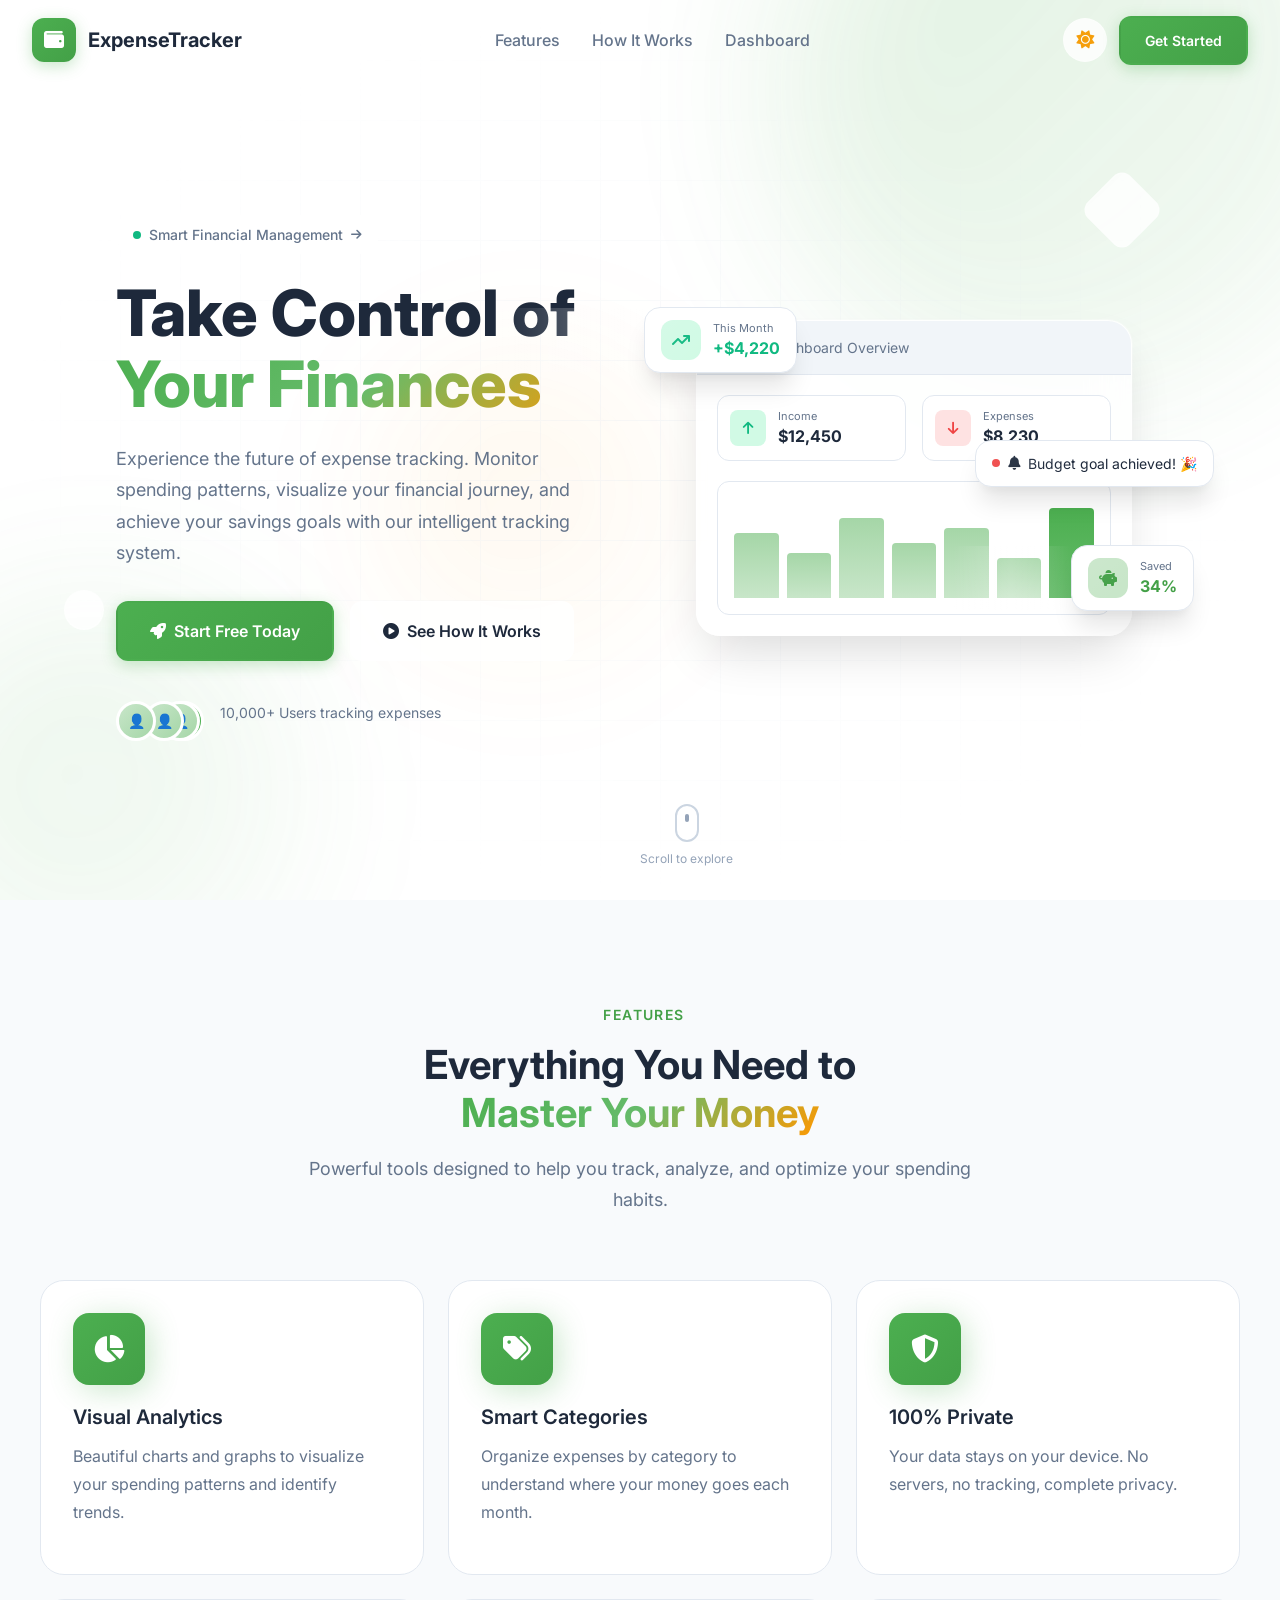
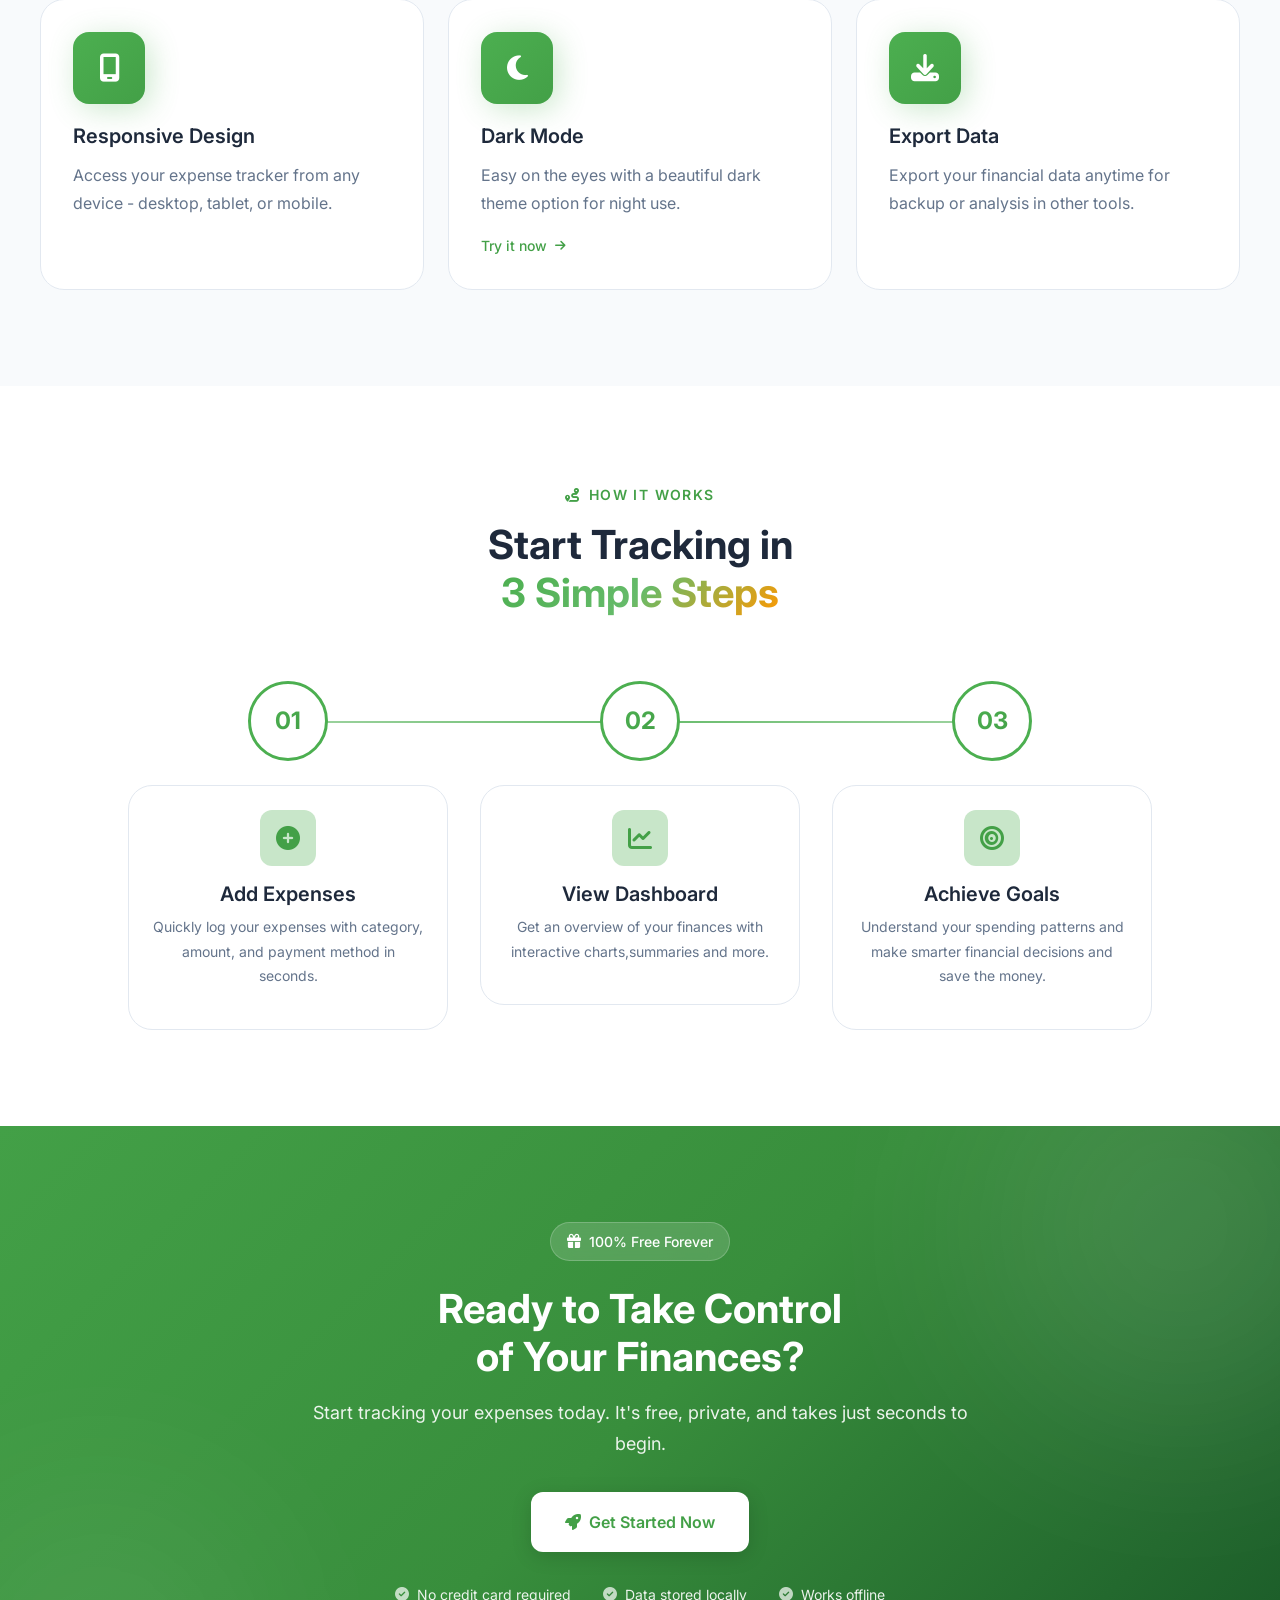
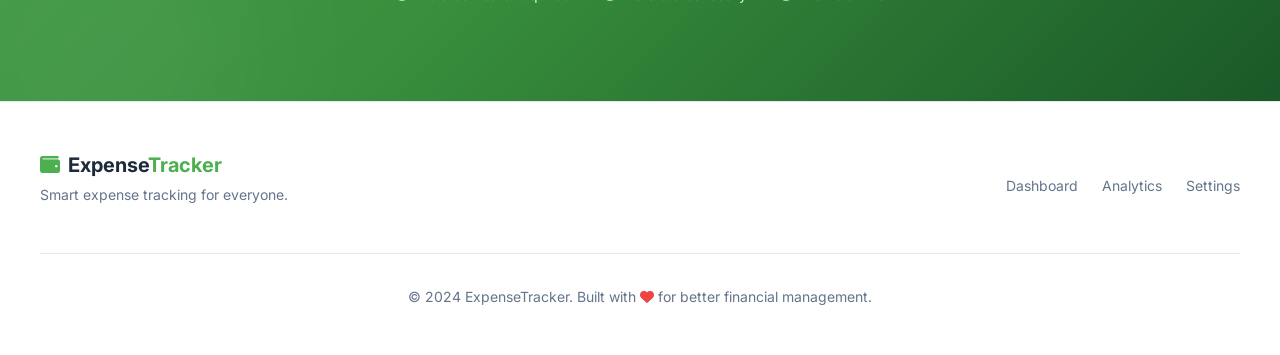
<file: index.html>
<!DOCTYPE html>
<html lang="en" data-theme="light">

<head>
    <meta charset="UTF-8">
    <meta name="viewport" content="width=device-width, initial-scale=1.0">
    <meta name="description"
        content="Track your expenses smartly with our modern expense tracker. Monitor spending, analyze patterns, and save money.">
    <title>ExpenseTracker - Track Your Expenses Smartly</title>

    <!-- Fonts -->
    <link rel="preconnect" href="https://fonts.googleapis.com">
    <link rel="preconnect" href="https://fonts.gstatic.com" crossorigin>
    <link href="https://fonts.googleapis.com/css2?family=Inter:wght@400;500;600;700;800&display=swap" rel="stylesheet">

    <!-- Icons -->
    <link rel="stylesheet" href="https://cdnjs.cloudflare.com/ajax/libs/font-awesome/6.4.0/css/all.min.css">

    <!-- Styles -->
    <link rel="stylesheet" href="css/variables.css">
    <link rel="stylesheet" href="css/base.css">
    <link rel="stylesheet" href="css/components.css">
    <link rel="stylesheet" href="css/landing.css">
    <link rel="stylesheet" href="css/auth.css">
</head>

<body class="landing-page">
    <!-- Navigation -->
    <nav class="landing-nav" id="landing-nav">
        <a href="index.html" class="landing-nav-logo">
            <div class="logo-icon-wrapper">
                <i class="fas fa-wallet"></i>
            </div>
            <span>Expense<span class="logo-accent">Tracker</span></span>
        </a>

        <div class="landing-nav-links" id="nav-links">
            <a href="#features" class="nav-link">Features</a>
            <a href="#how-it-works" class="nav-link">How It Works</a>
            <a href="pages/dashboard.html" class="nav-link">Dashboard</a>
        </div>

        <div class="landing-nav-actions">
            <button class="landing-theme-toggle" aria-label="Toggle theme">
                <div class="toggle-icons">
                    <i class="fas fa-sun toggle-sun"></i>
                    <i class="fas fa-moon toggle-moon"></i>
                </div>
                <div class="toggle-glow"></div>
            </button>
            <a href="pages/dashboard.html" class="btn btn-primary btn-glow">Get Started</a>
            <button class="mobile-menu-toggle" id="mobile-menu-toggle" aria-label="Toggle mobile menu">
                <span class="hamburger-line"></span>
                <span class="hamburger-line"></span>
                <span class="hamburger-line"></span>
            </button>
        </div>
    </nav>

    <!-- Mobile Navigation Overlay -->
    <div class="mobile-nav-overlay" id="mobile-nav-overlay">
        <div class="mobile-nav-content">
            <a href="#features" class="mobile-nav-link">Features</a>
            <a href="#how-it-works" class="mobile-nav-link">How It Works</a>
            <a href="pages/dashboard.html" class="mobile-nav-link">Dashboard</a>
            <a href="pages/dashboard.html" class="btn btn-primary btn-lg mobile-nav-cta">Get Started Free</a>
        </div>
    </div>

    <!-- Hero Section -->
    <section class="hero">
        <!-- Animated Background Elements -->
        <div class="hero-bg-elements">
            <div class="gradient-orb orb-1"></div>
            <div class="gradient-orb orb-2"></div>
            <div class="gradient-orb orb-3"></div>
            <div class="floating-shape shape-1"></div>
            <div class="floating-shape shape-2"></div>
            <div class="floating-shape shape-3"></div>
            <div class="grid-pattern"></div>
        </div>

        <div class="hero-container">
            <div class="hero-content">
                <div class="hero-badge animate-pop">
                    <span class="badge-dot"></span>
                    <span>Smart Financial Management</span>
                    <i class="fas fa-arrow-right badge-arrow"></i>
                </div>

                <h1 class="hero-title">
                    <span class="title-line">Take Control of</span>
                    <span class="title-line gradient-text">Your Finances</span>
                </h1>

                <p class="hero-description">
                    Experience the future of expense tracking. Monitor spending patterns,
                    visualize your financial journey, and achieve your savings goals with
                    our intelligent tracking system.
                </p>

                <div class="hero-actions">
                    <a href="pages/dashboard.html" class="btn btn-primary btn-lg btn-glow">
                        <i class="fas fa-rocket"></i>
                        Start Free Today
                    </a>
                    <a href="#features" class="btn btn-glass btn-lg">
                        <i class="fas fa-play-circle"></i>
                        See How It Works
                    </a>
                </div>

                <div class="hero-trust">
                    <div class="trust-avatars">
                        <div class="trust-avatar" style="--i: 0">👤</div>
                        <div class="trust-avatar" style="--i: 1">👤</div>
                        <div class="trust-avatar" style="--i: 2">👤</div>
                        <div class="trust-avatar" style="--i: 3">+👤</div>
                    </div>
                    <div class="trust-text">
                        <!-- <p class="trust-count">10,000+</p> -->
                        <p class="trust-label"> 10,000+ Users tracking expenses</p>
                    </div>
                </div>
            </div>

            <div class="hero-visual">
                <div class="hero-card-stack">
                    <!-- Main Dashboard Preview Card -->
                    <div class="preview-card main-card">
                        <div class="preview-header">
                            <div class="preview-dots">
                                <span></span><span></span><span></span>
                            </div>
                            <span class="preview-title">Dashboard Overview</span>
                        </div>
                        <div class="preview-content">
                            <div class="preview-stat-row">
                                <div class="preview-stat income">
                                    <i class="fas fa-arrow-up"></i>
                                    <div>
                                        <span class="stat-label">Income</span>
                                        <span class="stat-value">$12,450</span>
                                    </div>
                                </div>
                                <div class="preview-stat expense">
                                    <i class="fas fa-arrow-down"></i>
                                    <div>
                                        <span class="stat-label">Expenses</span>
                                        <span class="stat-value">$8,230</span>
                                    </div>
                                </div>
                            </div>
                            <div class="preview-chart">
                                <div class="chart-bars">
                                    <div class="chart-bar" style="--height: 65%"></div>
                                    <div class="chart-bar" style="--height: 45%"></div>
                                    <div class="chart-bar" style="--height: 80%"></div>
                                    <div class="chart-bar" style="--height: 55%"></div>
                                    <div class="chart-bar" style="--height: 70%"></div>
                                    <div class="chart-bar" style="--height: 40%"></div>
                                    <div class="chart-bar active" style="--height: 90%"></div>
                                </div>
                            </div>
                        </div>
                    </div>

                    <!-- Floating Stat Card 1 -->
                    <div class="floating-card card-income">
                        <div class="floating-card-icon income">
                            <i class="fas fa-arrow-trend-up"></i>
                        </div>
                        <div class="floating-card-content">
                            <span class="floating-label">This Month</span>
                            <span class="floating-value success">+$4,220</span>
                        </div>
                        <div class="card-shine"></div>
                    </div>

                    <!-- Floating Stat Card 2 -->
                    <div class="floating-card card-savings">
                        <div class="floating-card-icon savings">
                            <i class="fas fa-piggy-bank"></i>
                        </div>
                        <div class="floating-card-content">
                            <span class="floating-label">Saved</span>
                            <span class="floating-value primary">34%</span>
                        </div>
                        <div class="card-shine"></div>
                    </div>

                    <!-- Floating Notification Card -->
                    <div class="floating-card card-notification">
                        <div class="notification-dot"></div>
                        <i class="fas fa-bell"></i>
                        <span>Budget goal achieved! 🎉</span>
                    </div>
                </div>
            </div>
        </div>

        <!-- Scroll Indicator -->
        <div class="scroll-indicator">
            <div class="mouse">
                <div class="wheel"></div>
            </div>
            <span>Scroll to explore</span>
        </div>
    </section>

    <!-- Features Section -->
    <section class="features" id="features">
        <div class="section-header">
            <span class="section-label">
                <i class="fas fa-sparkles"></i>
                Features
            </span>
            <h2 class="section-title">Everything You Need to<br><span class="gradient-text">Master Your Money</span>
            </h2>
            <p class="section-description">
                Powerful tools designed to help you track, analyze, and optimize your spending habits.
            </p>
        </div>

        <div class="features-grid">
            <div class="feature-card" data-tilt>
                <div class="feature-icon-wrapper">
                    <div class="feature-icon">
                        <i class="fas fa-chart-pie"></i>
                    </div>
                    <div class="feature-icon-bg"></div>
                </div>
                <h3 class="feature-title">Visual Analytics</h3>
                <p class="feature-description">
                    Beautiful charts and graphs to visualize your spending patterns and identify trends.
                </p>

            </div>

            <div class="feature-card" data-tilt>
                <div class="feature-icon-wrapper">
                    <div class="feature-icon">
                        <i class="fas fa-tags"></i>
                    </div>
                    <div class="feature-icon-bg"></div>
                </div>
                <h3 class="feature-title">Smart Categories</h3>
                <p class="feature-description">
                    Organize expenses by category to understand where your money goes each month.
                </p>

            </div>

            <div class="feature-card" data-tilt>
                <div class="feature-icon-wrapper">
                    <div class="feature-icon">
                        <i class="fas fa-shield-halved"></i>
                    </div>
                    <div class="feature-icon-bg"></div>
                </div>
                <h3 class="feature-title">100% Private</h3>
                <p class="feature-description">
                    Your data stays on your device. No servers, no tracking, complete privacy.
                </p>

            </div>

            <div class="feature-card" data-tilt>
                <div class="feature-icon-wrapper">
                    <div class="feature-icon">
                        <i class="fas fa-mobile-screen"></i>
                    </div>
                    <div class="feature-icon-bg"></div>
                </div>
                <h3 class="feature-title">Responsive Design</h3>
                <p class="feature-description">
                    Access your expense tracker from any device - desktop, tablet, or mobile.
                </p>

            </div>

            <div class="feature-card" data-tilt>
                <div class="feature-icon-wrapper">
                    <div class="feature-icon">
                        <i class="fas fa-moon"></i>
                    </div>
                    <div class="feature-icon-bg"></div>
                </div>
                <h3 class="feature-title">Dark Mode</h3>
                <p class="feature-description">
                    Easy on the eyes with a beautiful dark theme option for night use.
                </p>
                <a href="#" class="feature-link"
                    onclick="document.querySelector('.theme-toggle').click(); return false;">
                    Try it now <i class="fas fa-arrow-right"></i>
                </a>
            </div>

            <div class="feature-card" data-tilt>
                <div class="feature-icon-wrapper">
                    <div class="feature-icon">
                        <i class="fas fa-download"></i>
                    </div>
                    <div class="feature-icon-bg"></div>
                </div>
                <h3 class="feature-title">Export Data</h3>
                <p class="feature-description">
                    Export your financial data anytime for backup or analysis in other tools.
                </p>

            </div>
        </div>
    </section>

    <!-- How It Works Section -->
    <section class="how-it-works" id="how-it-works">
        <div class="section-header">
            <span class="section-label">
                <i class="fas fa-route"></i>
                How It Works
            </span>
            <h2 class="section-title">Start Tracking in<br><span class="gradient-text">3 Simple Steps</span></h2>
        </div>

        <div class="steps-container">
            <div class="steps-line"></div>

            <div class="step-card">
                <div class="step-number">
                    <span>01</span>
                    <div class="step-pulse"></div>
                </div>
                <div class="step-content">
                    <div class="step-icon">
                        <i class="fas fa-plus-circle"></i>
                    </div>
                    <h3 class="step-title">Add Expenses</h3>
                    <p class="step-description">
                        Quickly log your expenses with category, amount, and payment method in seconds.
                    </p>
                </div>
            </div>

            <div class="step-card">
                <div class="step-number">
                    <span>02</span>
                    <div class="step-pulse"></div>
                </div>
                <div class="step-content">
                    <div class="step-icon">
                        <i class="fas fa-chart-line"></i>
                    </div>
                    <h3 class="step-title">View Dashboard</h3>
                    <p class="step-description">
                        Get an overview of your finances with interactive charts,summaries and more.
                    </p>
                </div>
            </div>

            <div class="step-card">
                <div class="step-number">
                    <span>03</span>
                    <div class="step-pulse"></div>
                </div>
                <div class="step-content">
                    <div class="step-icon">
                        <i class="fas fa-bullseye"></i>
                    </div>
                    <h3 class="step-title">Achieve Goals</h3>
                    <p class="step-description">
                        Understand your spending patterns and make smarter financial decisions and save the money.
                    </p>
                </div>
            </div>
        </div>
    </section>

    <!-- CTA Section -->
    <section class="cta">
        <div class="cta-bg-elements">
            <div class="cta-orb orb-1"></div>
            <div class="cta-orb orb-2"></div>
        </div>

        <div class="cta-content">
            <div class="cta-badge">
                <i class="fas fa-gift"></i>
                <span>100% Free Forever</span>
            </div>
            <h2 class="cta-title">Ready to Take Control<br>of Your Finances?</h2>
            <p class="cta-description">
                Start tracking your expenses today. It's free, private, and takes just seconds to begin.
            </p>
            <div class="cta-actions">
                <a href="pages/dashboard.html" class="btn btn-white btn-lg btn-glow">
                    <i class="fas fa-rocket"></i>
                    Get Started Now
                </a>
            </div>
            <div class="cta-features">
                <div class="cta-feature">
                    <i class="fas fa-check-circle"></i>
                    <span>No credit card required</span>
                </div>
                <div class="cta-feature">
                    <i class="fas fa-check-circle"></i>
                    <span>Data stored locally</span>
                </div>
                <div class="cta-feature">
                    <i class="fas fa-check-circle"></i>
                    <span>Works offline</span>
                </div>
            </div>
        </div>
    </section>

    <!-- Signup Modal -->
    <div class="signup-modal-backdrop" id="signup-modal">
        <div class="signup-modal">
            <div class="signup-modal-header">
                <h3>Create Your Account</h3>
                <button class="signup-modal-close" aria-label="Close modal">
                    <i class="fas fa-times"></i>
                </button>
            </div>
            <div class="signup-modal-body">
                <p style="text-align: center; color: var(--text-secondary); margin-bottom: var(--space-5);">
                    Sign up to start tracking your expenses
                </p>

                <div class="social-login">
                    <button type="button" class="social-btn google">
                        <i class="fab fa-google"></i>
                        <span>Google</span>
                    </button>
                    <button type="button" class="social-btn github">
                        <i class="fab fa-github"></i>
                        <span>GitHub</span>
                    </button>
                </div>

                <div class="divider">
                    <span>or</span>
                </div>

                <form id="modal-signup-form">
                    <div class="form-group">
                        <label class="form-label">Email Address</label>
                        <div class="input-wrapper">
                            <i class="fas fa-envelope"></i>
                            <input type="email" class="form-input" placeholder="john@example.com" id="modal-email"
                                required>
                        </div>
                    </div>

                    <div class="form-group">
                        <label class="form-label">Password</label>
                        <div class="input-wrapper">
                            <i class="fas fa-lock"></i>
                            <input type="password" class="form-input" placeholder="Create a password"
                                id="modal-password" required>
                        </div>
                    </div>

                    <button type="submit" class="btn btn-primary btn-lg btn-block">
                        <i class="fas fa-rocket"></i>
                        Get Started Free
                    </button>
                </form>
            </div>
            <div class="signup-modal-footer">
                <p>Already have an account? <a href="pages/signup.html">Log in</a></p>
            </div>
        </div>
    </div>

    <!-- Footer -->
    <footer class="landing-footer">
        <div class="footer-content">
            <div class="footer-brand">
                <a href="index.html" class="footer-logo">
                    <i class="fas fa-wallet"></i>
                    <span>Expense<span class="logo-accent">Tracker</span></span>
                </a>
                <p class="footer-tagline">Smart expense tracking for everyone.</p>
            </div>
            <div class="footer-links">
                <a href="pages/dashboard.html">Dashboard</a>
                <a href="pages/analytics.html">Analytics</a>
                <a href="pages/settings.html">Settings</a>
            </div>
        </div>
        <div class="footer-bottom">
            <p>© 2024 ExpenseTracker. Built with <i class="fas fa-heart"></i> for better financial management.</p>
        </div>
    </footer>

    <!-- Scripts -->
    <script src="js/storage.js"></script>
    <script src="js/utils.js"></script>
    <script src="js/app.js"></script>
    <script src="js/auth.js"></script>
    <script>
        // Navbar scroll effect
        window.addEventListener('scroll', () => {
            const nav = document.getElementById('landing-nav');
            if (window.scrollY > 50) {
                nav.classList.add('scrolled');
            } else {
                nav.classList.remove('scrolled');
            }
        });

        // Smooth scroll for anchor links
        document.querySelectorAll('a[href^="#"]').forEach(anchor => {
            anchor.addEventListener('click', function (e) {
                e.preventDefault();
                const target = document.querySelector(this.getAttribute('href'));
                if (target) {
                    target.scrollIntoView({ behavior: 'smooth', block: 'start' });
                    // Close mobile menu if open
                    document.getElementById('mobile-nav-overlay').classList.remove('active');
                    document.body.classList.remove('menu-open');
                }
            });
        });

        // Mobile menu toggle
        const mobileMenuToggle = document.getElementById('mobile-menu-toggle');
        const mobileNavOverlay = document.getElementById('mobile-nav-overlay');

        mobileMenuToggle.addEventListener('click', () => {
            mobileNavOverlay.classList.toggle('active');
            document.body.classList.toggle('menu-open');
            mobileMenuToggle.classList.toggle('active');
        });

        // Close mobile menu when clicking overlay
        mobileNavOverlay.addEventListener('click', (e) => {
            if (e.target === mobileNavOverlay) {
                mobileNavOverlay.classList.remove('active');
                document.body.classList.remove('menu-open');
                mobileMenuToggle.classList.remove('active');
            }
        });

        // Intersection Observer for scroll animations
        const observerOptions = {
            threshold: 0.1,
            rootMargin: '0px 0px -50px 0px'
        };

        const observer = new IntersectionObserver((entries) => {
            entries.forEach(entry => {
                if (entry.isIntersecting) {
                    entry.target.classList.add('animate-in');
                }
            });
        }, observerOptions);

        // Observe elements for animation
        document.querySelectorAll('.feature-card, .step-card, .section-header').forEach(el => {
            observer.observe(el);
        });

        // 3D Tilt effect for feature cards
        document.querySelectorAll('[data-tilt]').forEach(card => {
            card.addEventListener('mousemove', (e) => {
                const rect = card.getBoundingClientRect();
                const x = e.clientX - rect.left;
                const y = e.clientY - rect.top;
                const centerX = rect.width / 2;
                const centerY = rect.height / 2;
                const rotateX = (y - centerY) / 20;
                const rotateY = (centerX - x) / 20;

                card.style.transform = `perspective(1000px) rotateX(${rotateX}deg) rotateY(${rotateY}deg) translateZ(10px)`;
            });

            card.addEventListener('mouseleave', () => {
                card.style.transform = 'perspective(1000px) rotateX(0) rotateY(0) translateZ(0)';
            });
        });

        // GLOBAL: Show signup modal on ANY click if user is not logged in
        // Excluded: theme toggle, modal elements, scroll to section links
        document.addEventListener('click', (e) => {
            const isLoggedIn = localStorage.getItem('user') !== null;

            if (isLoggedIn) return; // User is logged in, allow all clicks

            const target = e.target;

            // List of elements that should NOT trigger the signup modal
            const excludedSelectors = [
                '.landing-theme-toggle',       // Theme toggle button
                '.toggle-icons',               // Theme toggle icons
                '.toggle-sun',                 // Sun icon
                '.toggle-moon',                // Moon icon
                '.toggle-glow',                // Toggle glow effect
                '.signup-modal-backdrop',      // Modal backdrop
                '.signup-modal',               // Modal container
                '.signup-modal *',             // All modal children
                '#signup-modal',               // Modal by ID
                '#signup-modal *',             // Modal children by ID
                '.signup-modal-close',         // Close button
                '#modal-signup-form',          // Form
                '#modal-signup-form *',        // Form fields
                '.mobile-menu-toggle',         // Mobile menu
                '.hamburger-line',             // Hamburger lines
                '.nav-link[href^="#"]',        // Scroll links (Features, How It Works)
                '.mobile-nav-link[href^="#"]', // Mobile scroll links
            ];

            // Check if clicked element matches any excluded selector
            const isExcluded = excludedSelectors.some(selector => {
                return target.matches(selector) || target.closest(selector);
            });

            if (isExcluded) return; // Don't show modal for excluded elements

            // Show signup modal
            e.preventDefault();
            e.stopPropagation();

            const modal = document.getElementById('signup-modal');
            if (modal) {
                modal.classList.add('active');
                document.body.style.overflow = 'hidden';
            }
        }, true); // Use capture phase to catch all clicks

        // Modal form handling
        const modalForm = document.getElementById('modal-signup-form');
        if (modalForm) {
            modalForm.addEventListener('submit', (e) => {
                e.preventDefault();
                const email = document.getElementById('modal-email')?.value;

                // Create user and redirect
                const user = {
                    id: Date.now().toString(),
                    firstName: 'User',
                    lastName: '',
                    email: email,
                    createdAt: new Date().toISOString()
                };

                localStorage.setItem('user', JSON.stringify(user));
                window.location.href = 'pages/dashboard.html';
            });
        }

        // Modal close handling
        const modalClose = document.querySelector('.signup-modal-close');
        const signupModal = document.getElementById('signup-modal');

        if (modalClose) {
            modalClose.addEventListener('click', () => {
                signupModal?.classList.remove('active');
                document.body.style.overflow = '';
            });
        }

        if (signupModal) {
            signupModal.addEventListener('click', (e) => {
                if (e.target === signupModal) {
                    signupModal.classList.remove('active');
                    document.body.style.overflow = '';
                }
            });
        }
    </script>
</body>

</html>
</file>
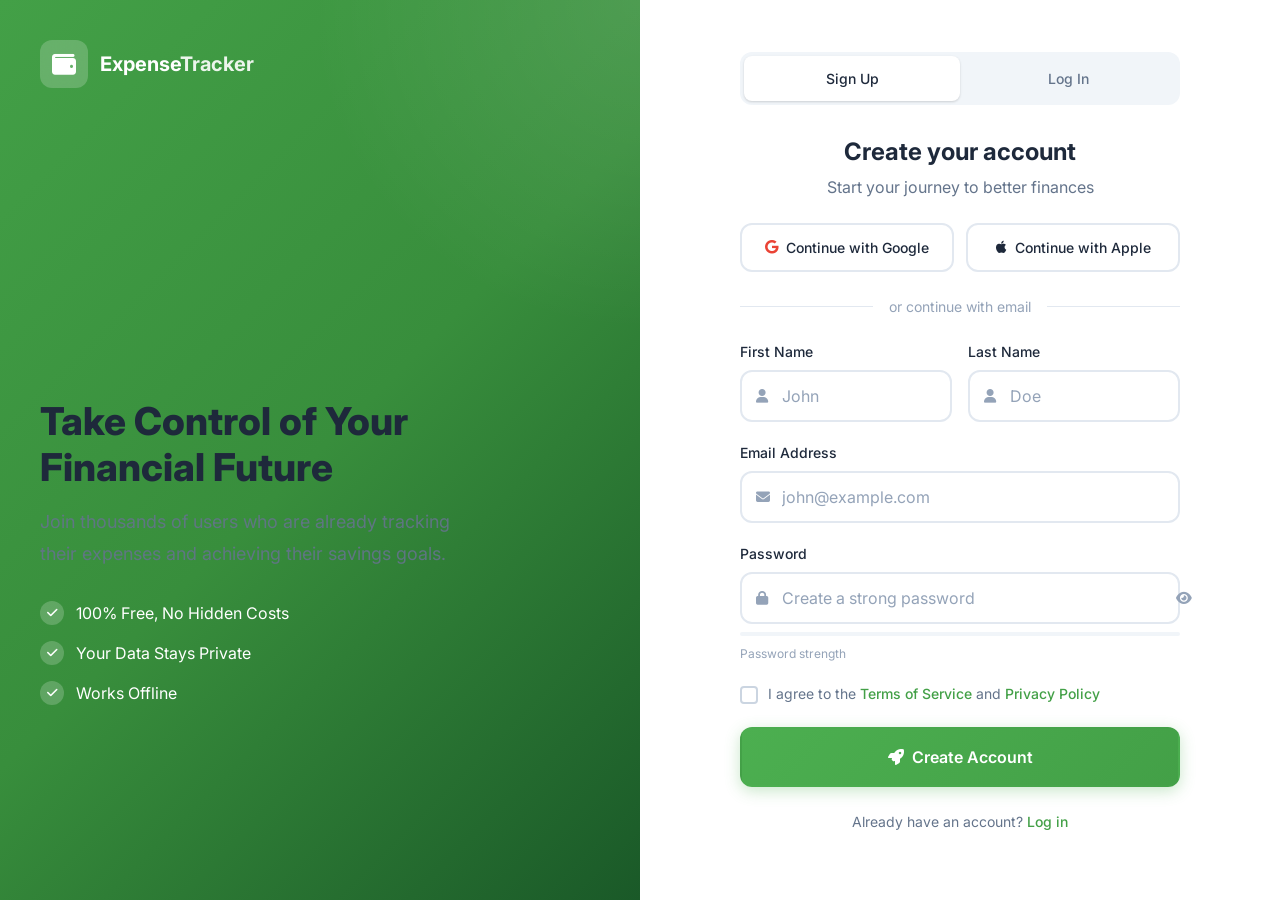
<file: pages/add-expense.html>
<!DOCTYPE html>
<html lang="en" data-theme="light">

<head>
    <meta charset="UTF-8">
    <meta name="viewport" content="width=device-width, initial-scale=1.0">
    <meta name="description" content="Add a new expense - Track your spending">
    <title>Add Expense | ExpenseTracker</title>

    <link rel="preconnect" href="https://fonts.googleapis.com">
    <link rel="preconnect" href="https://fonts.gstatic.com" crossorigin>
    <link href="https://fonts.googleapis.com/css2?family=Inter:wght@400;500;600;700&display=swap" rel="stylesheet">
    <link rel="stylesheet" href="https://cdnjs.cloudflare.com/ajax/libs/font-awesome/6.4.0/css/all.min.css">

    <link rel="stylesheet" href="../css/variables.css">
    <link rel="stylesheet" href="../css/base.css">
    <link rel="stylesheet" href="../css/components.css">
    <link rel="stylesheet" href="../css/layout.css">
    <link rel="stylesheet" href="../css/pages.css">
</head>

<body>
    <div class="app-layout">
        <!-- Sidebar -->
        <aside class="sidebar">
            <div class="sidebar-header">
                <a href="../index.html" class="sidebar-logo">
                    <div class="sidebar-logo-icon"><i class="fas fa-wallet"></i></div>
                    <span class="sidebar-logo-text">Expense<span>Tracker</span></span>
                </a>
            </div>
            <nav class="sidebar-nav">
                <div class="nav-section">
                    <span class="nav-section-title">Main Menu</span>
                    <a href="dashboard.html" class="nav-item"><i class="fas fa-home"></i><span>Dashboard</span></a>
                    <a href="add-expense.html" class="nav-item active"><i class="fas fa-plus-circle"></i><span>Add
                            Expense</span></a>
                    <a href="transactions.html" class="nav-item"><i
                            class="fas fa-exchange-alt"></i><span>Transactions</span></a>
                    <a href="analytics.html" class="nav-item"><i class="fas fa-chart-bar"></i><span>Analytics</span></a>
                </div>
                <div class="nav-section">
                    <span class="nav-section-title">Settings</span>
                    <a href="settings.html" class="nav-item"><i class="fas fa-cog"></i><span>Settings</span></a>
                </div>
            </nav>
            <div class="sidebar-footer">
                <div class="sidebar-user">
                    <div class="sidebar-user-avatar">U</div>
                    <div class="sidebar-user-info">
                        <p class="sidebar-user-name">User</p>
                        <p class="sidebar-user-role">Personal Account</p>
                    </div>
                </div>
            </div>
        </aside>

        <div class="sidebar-overlay"></div>

        <main class="main-content">
            <header class="header">
                <div class="header-left">
                    <button class="menu-toggle"><i class="fas fa-bars"></i></button>
                    <h1 class="page-title">Add Expense</h1>
                </div>
                <div class="header-right">
                    <button class="theme-toggle" aria-label="Toggle theme">
                        <div class="toggle-track">
                            <span class="toggle-icon sun-icon"><i class="fas fa-sun"></i></span>
                            <span class="toggle-icon moon-icon"><i class="fas fa-moon"></i></span>
                            <span class="toggle-thumb"></span>
                        </div>
                    </button>
                </div>
            </header>

            <div class="page-content">
                <div class="form-page">
                    <div class="form-card animate-fade-in-up">
                        <div class="form-header">
                            <h2 class="form-title">New Expense</h2>
                            <p class="form-subtitle">Fill in the details below to add a new expense</p>
                        </div>

                        <form id="expense-form">
                            <!-- Amount -->
                            <div class="form-group">
                                <label class="form-label" for="amount">Amount *</label>
                                <div class="amount-input-wrapper">
                                    <span class="amount-prefix">$</span>
                                    <input type="text" id="amount" class="form-input amount-input" placeholder="0.00"
                                        inputmode="decimal">
                                </div>
                            </div>

                            <!-- Category -->
                            <div class="form-group">
                                <label class="form-label">Category *</label>
                                <div class="category-grid">
                                    <div class="category-option" data-category="food">
                                        <span class="category-option-icon" style="color: var(--cat-food);"><i
                                                class="fas fa-utensils"></i></span>
                                        <span class="category-option-label">Food</span>
                                    </div>
                                    <div class="category-option" data-category="travel">
                                        <span class="category-option-icon" style="color: var(--cat-travel);"><i
                                                class="fas fa-plane"></i></span>
                                        <span class="category-option-label">Travel</span>
                                    </div>
                                    <div class="category-option" data-category="bills">
                                        <span class="category-option-icon" style="color: var(--cat-bills);"><i
                                                class="fas fa-file-invoice"></i></span>
                                        <span class="category-option-label">Bills</span>
                                    </div>
                                    <div class="category-option" data-category="shopping">
                                        <span class="category-option-icon" style="color: var(--cat-shopping);"><i
                                                class="fas fa-shopping-bag"></i></span>
                                        <span class="category-option-label">Shopping</span>
                                    </div>
                                    <div class="category-option" data-category="entertainment">
                                        <span class="category-option-icon" style="color: var(--cat-entertainment);"><i
                                                class="fas fa-film"></i></span>
                                        <span class="category-option-label">Entertainment</span>
                                    </div>
                                    <div class="category-option" data-category="health">
                                        <span class="category-option-icon" style="color: var(--cat-health);"><i
                                                class="fas fa-heartbeat"></i></span>
                                        <span class="category-option-label">Health</span>
                                    </div>
                                    <div class="category-option" data-category="education">
                                        <span class="category-option-icon" style="color: #b8860b;"><i
                                                class="fas fa-graduation-cap"></i></span>
                                        <span class="category-option-label">Education</span>
                                    </div>
                                    <div class="category-option" data-category="others">
                                        <span class="category-option-icon" style="color: var(--cat-others);"><i
                                                class="fas fa-ellipsis-h"></i></span>
                                        <span class="category-option-label">Others</span>
                                    </div>
                                </div>
                            </div>

                            <!-- Date & Payment Method -->
                            <div class="form-row">
                                <div class="form-group">
                                    <label class="form-label" for="date">Date *</label>
                                    <input type="date" id="date" class="form-input">
                                </div>
                                <div class="form-group">
                                    <label class="form-label">Payment Method</label>
                                    <div class="payment-methods">
                                        <div class="payment-option selected" data-method="cash">
                                            <i class="fas fa-money-bill-wave"></i>
                                            <span>Cash</span>
                                        </div>
                                        <div class="payment-option" data-method="card">
                                            <i class="fas fa-credit-card"></i>
                                            <span>Card</span>
                                        </div>
                                        <div class="payment-option" data-method="upi">
                                            <i class="fas fa-mobile-alt"></i>
                                            <span>UPI</span>
                                        </div>
                                        <div class="payment-option" data-method="bank">
                                            <i class="fas fa-university"></i>
                                            <span>Bank</span>
                                        </div>
                                    </div>
                                </div>
                            </div>

                            <!-- Description -->
                            <div class="form-group">
                                <label class="form-label" for="description">Description</label>
                                <input type="text" id="description" class="form-input"
                                    placeholder="What was this expense for?">
                            </div>

                            <!-- Notes -->
                            <div class="form-group">
                                <label class="form-label" for="notes">Notes (Optional)</label>
                                <textarea id="notes" class="form-input form-textarea"
                                    placeholder="Add any additional notes..."></textarea>
                            </div>

                            <!-- Actions -->
                            <div class="form-actions">
                                <button type="button" id="reset-form" class="btn btn-secondary">
                                    <i class="fas fa-redo"></i> Reset
                                </button>
                                <button type="submit" class="btn btn-primary">
                                    <i class="fas fa-plus"></i> Add Expense
                                </button>
                            </div>
                        </form>
                    </div>
                </div>
            </div>
        </main>
    </div>

    <!-- Success Overlay -->
    <div class="success-overlay" id="success-overlay">
        <div class="success-content">
            <div class="success-icon"><i class="fas fa-check"></i></div>
            <h3 class="success-title">Expense Added!</h3>
            <p class="success-message">Your expense has been recorded successfully.</p>
        </div>
    </div>

    <script src="../js/storage.js"></script>
    <script src="../js/utils.js"></script>
    <script src="../js/app.js"></script>
    <script src="../js/expense-form.js"></script>
</body>

</html>
</file>
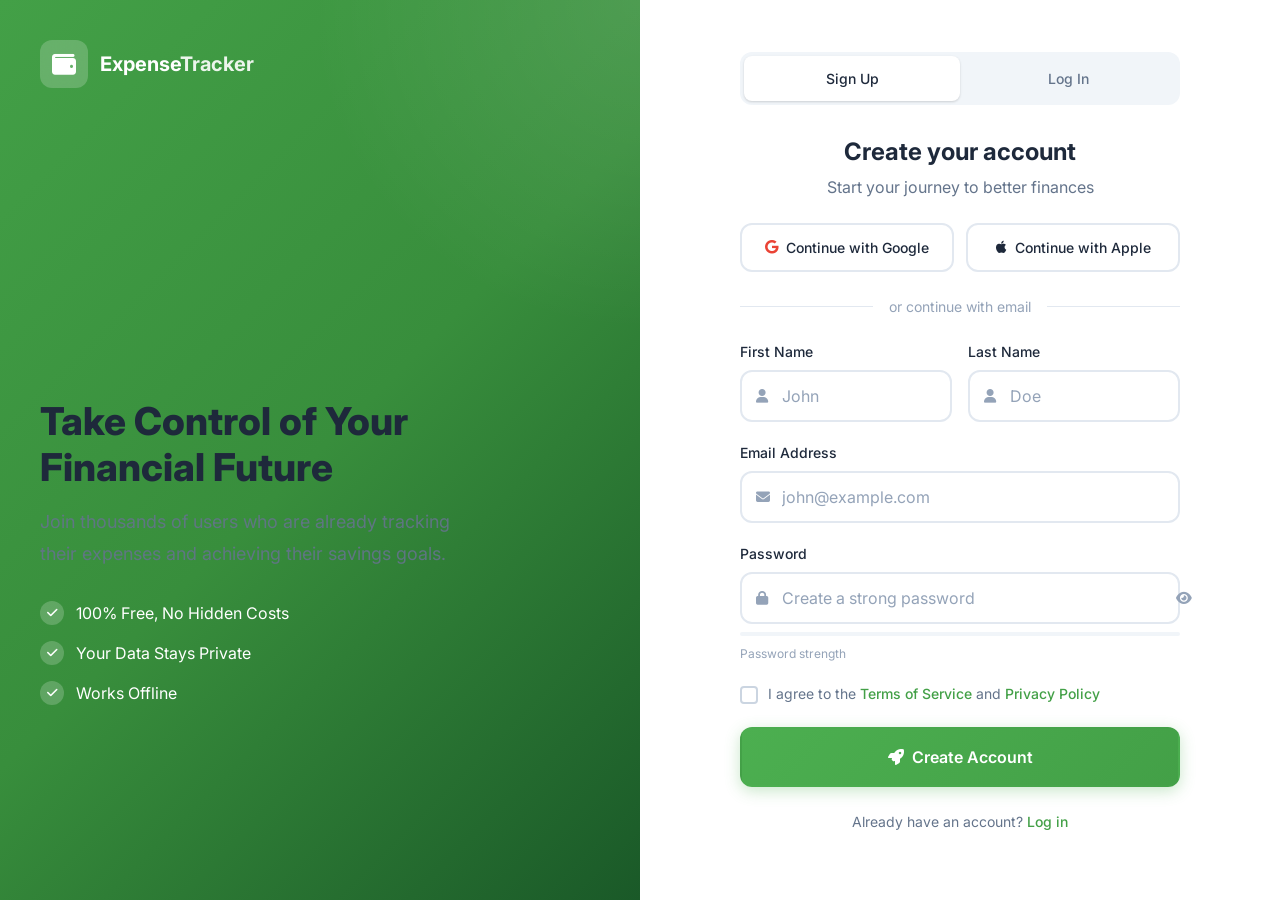
<file: pages/add-income.html>
<!DOCTYPE html>
<html lang="en" data-theme="light">

<head>
    <meta charset="UTF-8">
    <meta name="viewport" content="width=device-width, initial-scale=1.0">
    <meta name="description" content="Add a new income - Track your earnings">
    <title>Add Income | ExpenseTracker</title>

    <link rel="preconnect" href="https://fonts.googleapis.com">
    <link rel="preconnect" href="https://fonts.gstatic.com" crossorigin>
    <link href="https://fonts.googleapis.com/css2?family=Inter:wght@400;500;600;700&display=swap" rel="stylesheet">
    <link rel="stylesheet" href="https://cdnjs.cloudflare.com/ajax/libs/font-awesome/6.4.0/css/all.min.css">

    <link rel="stylesheet" href="../css/variables.css">
    <link rel="stylesheet" href="../css/base.css">
    <link rel="stylesheet" href="../css/components.css">
    <link rel="stylesheet" href="../css/layout.css">
    <link rel="stylesheet" href="../css/pages.css">
</head>

<body>
    <div class="app-layout">
        <!-- Sidebar -->
        <aside class="sidebar">
            <div class="sidebar-header">
                <a href="../index.html" class="sidebar-logo">
                    <div class="sidebar-logo-icon"><i class="fas fa-wallet"></i></div>
                    <span class="sidebar-logo-text">Expense<span>Tracker</span></span>
                </a>
            </div>
            <nav class="sidebar-nav">
                <div class="nav-section">
                    <span class="nav-section-title">Main Menu</span>
                    <a href="dashboard.html" class="nav-item"><i class="fas fa-home"></i><span>Dashboard</span></a>
                    <a href="add-expense.html" class="nav-item"><i class="fas fa-minus-circle"></i><span>Add
                            Expense</span></a>
                    <a href="add-income.html" class="nav-item active"><i class="fas fa-plus-circle"></i><span>Add
                            Income</span></a>
                    <a href="transactions.html" class="nav-item"><i
                            class="fas fa-exchange-alt"></i><span>Transactions</span></a>
                    <a href="analytics.html" class="nav-item"><i class="fas fa-chart-bar"></i><span>Analytics</span></a>
                </div>
                <div class="nav-section">
                    <span class="nav-section-title">Settings</span>
                    <a href="settings.html" class="nav-item"><i class="fas fa-cog"></i><span>Settings</span></a>
                </div>
            </nav>
        </aside>

        <div class="sidebar-overlay"></div>

        <main class="main-content">
            <header class="header">
                <div class="header-left">
                    <button class="menu-toggle"><i class="fas fa-bars"></i></button>
                    <h1 class="page-title">Add Income</h1>
                </div>
                <div class="header-right">
                    <button class="theme-toggle" aria-label="Toggle theme">
                        <div class="toggle-track">
                            <span class="toggle-icon sun-icon"><i class="fas fa-sun"></i></span>
                            <span class="toggle-icon moon-icon"><i class="fas fa-moon"></i></span>
                            <span class="toggle-thumb"></span>
                        </div>
                    </button>
                    <a href="profile.html" class="header-profile-btn" id="header-profile">
                        <div class="header-profile-avatar" id="header-avatar">U</div>
                        <span class="header-profile-name" id="header-name">Profile</span>
                    </a>
                </div>
            </header>

            <div class="page-content">
                <div class="form-page">
                    <div class="form-card animate-fade-in-up">
                        <div class="form-header">
                            <h2 class="form-title income-mode">New Income</h2>
                            <p class="form-subtitle">Fill in the details below to add your income</p>
                        </div>

                        <form id="income-form">
                            <!-- Amount -->
                            <div class="form-group">
                                <label class="form-label" for="amount">Amount *</label>
                                <div class="amount-input-wrapper">
                                    <span class="amount-prefix">$</span>
                                    <input type="text" id="amount" class="form-input amount-input" placeholder="0.00"
                                        inputmode="decimal">
                                </div>
                            </div>

                            <!-- Income Source Category -->
                            <div class="form-group">
                                <label class="form-label">Income Source *</label>
                                <div class="category-grid">
                                    <div class="category-option income-category" data-category="salary">
                                        <span class="category-option-icon" style="color: #10b981;"><i
                                                class="fas fa-briefcase"></i></span>
                                        <span class="category-option-label">Salary</span>
                                    </div>
                                    <div class="category-option income-category" data-category="freelance">
                                        <span class="category-option-icon" style="color: #6366f1;"><i
                                                class="fas fa-laptop"></i></span>
                                        <span class="category-option-label">Freelance</span>
                                    </div>
                                    <div class="category-option income-category" data-category="business">
                                        <span class="category-option-icon" style="color: #f59e0b;"><i
                                                class="fas fa-store"></i></span>
                                        <span class="category-option-label">Business</span>
                                    </div>
                                    <div class="category-option income-category" data-category="investment">
                                        <span class="category-option-icon" style="color: #8b5cf6;"><i
                                                class="fas fa-chart-line"></i></span>
                                        <span class="category-option-label">Investment</span>
                                    </div>
                                    <div class="category-option income-category" data-category="rental">
                                        <span class="category-option-icon" style="color: #ec4899;"><i
                                                class="fas fa-home"></i></span>
                                        <span class="category-option-label">Rental</span>
                                    </div>
                                    <div class="category-option income-category" data-category="gift">
                                        <span class="category-option-icon" style="color: #14b8a6;"><i
                                                class="fas fa-gift"></i></span>
                                        <span class="category-option-label">Gift</span>
                                    </div>
                                    <div class="category-option income-category" data-category="refund">
                                        <span class="category-option-icon" style="color: #f97316;"><i
                                                class="fas fa-undo"></i></span>
                                        <span class="category-option-label">Refund</span>
                                    </div>
                                    <div class="category-option income-category" data-category="other">
                                        <span class="category-option-icon" style="color: #64748b;"><i
                                                class="fas fa-ellipsis-h"></i></span>
                                        <span class="category-option-label">Other</span>
                                    </div>
                                </div>
                            </div>

                            <!-- Date & Payment Method -->
                            <div class="form-row">
                                <div class="form-group">
                                    <label class="form-label" for="date">Date *</label>
                                    <input type="date" id="date" class="form-input">
                                </div>
                                <div class="form-group">
                                    <label class="form-label">Received Via</label>
                                    <div class="payment-methods">
                                        <div class="payment-option selected" data-method="bank">
                                            <i class="fas fa-university"></i>
                                            <span>Bank</span>
                                        </div>
                                        <div class="payment-option" data-method="cash">
                                            <i class="fas fa-money-bill-wave"></i>
                                            <span>Cash</span>
                                        </div>
                                        <div class="payment-option" data-method="upi">
                                            <i class="fas fa-mobile-alt"></i>
                                            <span>UPI</span>
                                        </div>
                                        <div class="payment-option" data-method="cheque">
                                            <i class="fas fa-money-check"></i>
                                            <span>Cheque</span>
                                        </div>
                                    </div>
                                </div>
                            </div>

                            <!-- Description -->
                            <div class="form-group">
                                <label class="form-label" for="description">Description</label>
                                <input type="text" id="description" class="form-input"
                                    placeholder="What is this income from?">
                            </div>

                            <!-- Notes -->
                            <div class="form-group">
                                <label class="form-label" for="notes">Notes (Optional)</label>
                                <textarea id="notes" class="form-input form-textarea"
                                    placeholder="Add any additional notes..."></textarea>
                            </div>

                            <!-- Actions -->
                            <div class="form-actions">
                                <button type="button" id="reset-form" class="btn btn-secondary">
                                    <i class="fas fa-redo"></i> Reset
                                </button>
                                <button type="submit" class="btn btn-success">
                                    <i class="fas fa-plus"></i> Add Income
                                </button>
                            </div>
                        </form>
                    </div>
                </div>
            </div>
        </main>
    </div>

    <!-- Success Overlay -->
    <div class="success-overlay" id="success-overlay">
        <div class="success-content">
            <div class="success-icon" style="background: var(--success-100); color: var(--success-600);"><i
                    class="fas fa-check"></i></div>
            <h3 class="success-title">Income Added!</h3>
            <p class="success-message">Your income has been recorded successfully.</p>
        </div>
    </div>

    <script src="../js/storage.js"></script>
    <script src="../js/utils.js"></script>
    <script src="../js/app.js"></script>
    <script src="../js/income-form.js"></script>
</body>

</html>
</file>
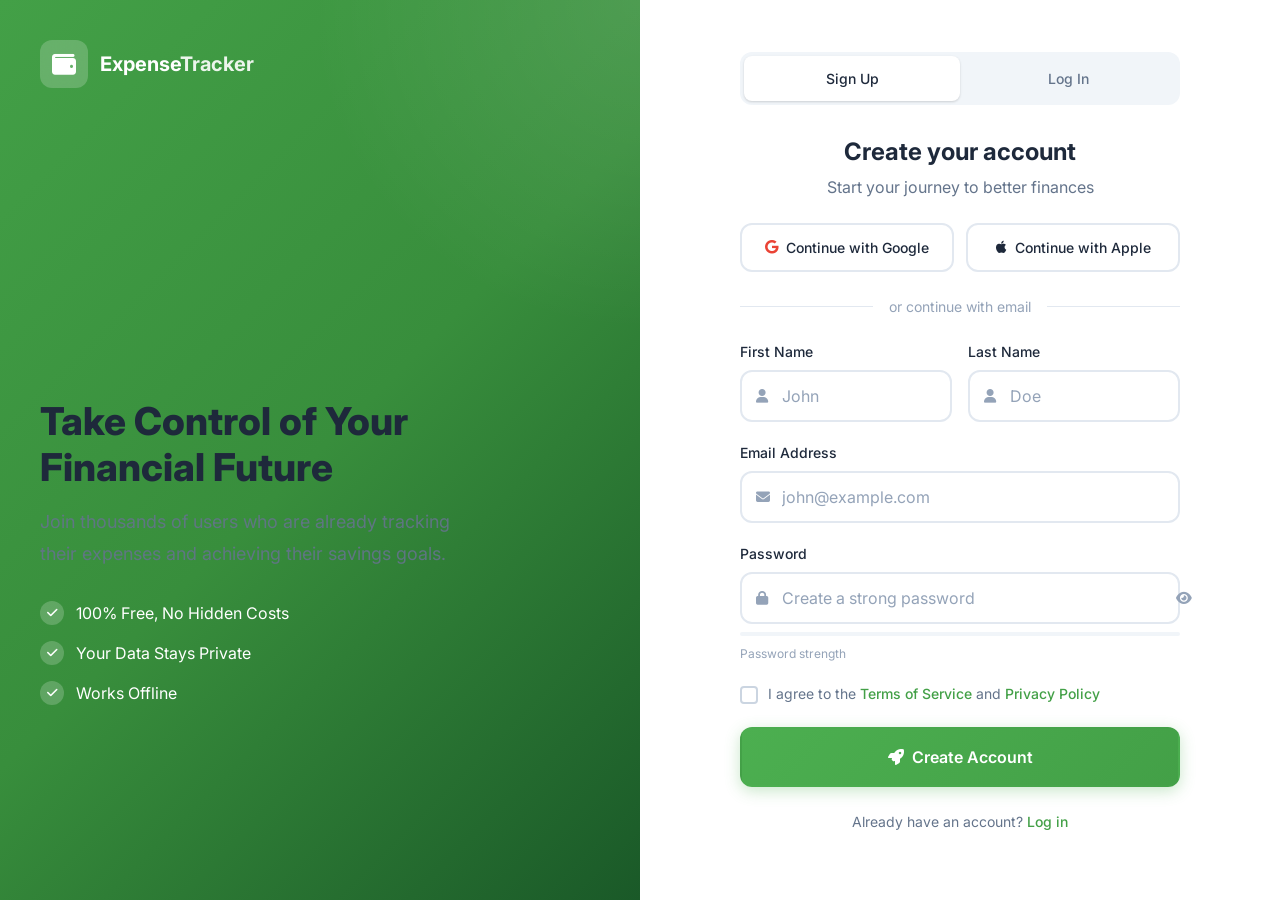
<file: pages/profile.html>
<!DOCTYPE html>
<html lang="en" data-theme="light">

<head>
    <meta charset="UTF-8">
    <meta name="viewport" content="width=device-width, initial-scale=1.0">
    <meta name="description" content="Your Profile - ExpenseTracker">
    <title>Profile | ExpenseTracker</title>

    <!-- Fonts -->
    <link rel="preconnect" href="https://fonts.googleapis.com">
    <link rel="preconnect" href="https://fonts.gstatic.com" crossorigin>
    <link href="https://fonts.googleapis.com/css2?family=Inter:wght@400;500;600;700&display=swap" rel="stylesheet">

    <!-- Icons -->
    <link rel="stylesheet" href="https://cdnjs.cloudflare.com/ajax/libs/font-awesome/6.4.0/css/all.min.css">

    <!-- Styles -->
    <link rel="stylesheet" href="../css/variables.css">
    <link rel="stylesheet" href="../css/base.css">
    <link rel="stylesheet" href="../css/components.css">
    <link rel="stylesheet" href="../css/layout.css">
    <link rel="stylesheet" href="../css/pages.css">
</head>

<body>
    <div class="app-layout" id="profile-page">
        <!-- Sidebar -->
        <aside class="sidebar">
            <div class="sidebar-header">
                <a href="../index.html" class="sidebar-logo">
                    <div class="sidebar-logo-icon">
                        <i class="fas fa-wallet"></i>
                    </div>
                    <span class="sidebar-logo-text">Expense<span>Tracker</span></span>
                </a>
            </div>

            <nav class="sidebar-nav">
                <div class="nav-section">
                    <span class="nav-section-title">Main Menu</span>
                    <a href="dashboard.html" class="nav-item">
                        <i class="fas fa-home"></i>
                        <span>Dashboard</span>
                    </a>
                    <a href="add-expense.html" class="nav-item">
                        <i class="fas fa-minus-circle"></i>
                        <span>Add Expense</span>
                    </a>
                    <a href="add-income.html" class="nav-item">
                        <i class="fas fa-plus-circle"></i>
                        <span>Add Income</span>
                    </a>
                    <a href="transactions.html" class="nav-item">
                        <i class="fas fa-exchange-alt"></i>
                        <span>Transactions</span>
                    </a>
                    <a href="analytics.html" class="nav-item">
                        <i class="fas fa-chart-bar"></i>
                        <span>Analytics</span>
                    </a>
                </div>
                <div class="nav-section">
                    <span class="nav-section-title">Account</span>
                    <a href="profile.html" class="nav-item active">
                        <i class="fas fa-user"></i>
                        <span>Profile</span>
                    </a>
                    <a href="settings.html" class="nav-item">
                        <i class="fas fa-cog"></i>
                        <span>Settings</span>
                    </a>
                </div>
            </nav>
        </aside>

        <!-- Sidebar Overlay (Mobile) -->
        <div class="sidebar-overlay"></div>

        <!-- Main Content -->
        <main class="main-content">
            <!-- Header -->
            <header class="header">
                <div class="header-left">
                    <button class="menu-toggle" aria-label="Toggle menu">
                        <i class="fas fa-bars"></i>
                    </button>
                    <h1 class="page-title">My Profile</h1>
                </div>
                <div class="header-right">
                    <button class="theme-toggle" aria-label="Toggle theme">
                        <div class="toggle-track">
                            <span class="toggle-icon sun-icon"><i class="fas fa-sun"></i></span>
                            <span class="toggle-icon moon-icon"><i class="fas fa-moon"></i></span>
                            <span class="toggle-thumb"></span>
                        </div>
                    </button>
                    <a href="profile.html" class="header-profile-btn active" id="header-profile">
                        <div class="header-profile-avatar" id="header-avatar">U</div>
                        <span class="header-profile-name" id="header-name">Profile</span>
                    </a>
                </div>
            </header>

            <!-- Page Content -->
            <div class="page-content">
                <!-- Profile Header Card - Premium Design -->
                <div class="profile-hero">
                    <!-- Animated Background -->
                    <div class="profile-hero-bg">
                        <div class="profile-gradient-orb orb-1"></div>
                        <div class="profile-gradient-orb orb-2"></div>
                        <div class="profile-pattern"></div>
                    </div>

                    <!-- Profile Content -->
                    <div class="profile-hero-content">
                        <!-- Left: Avatar & Info -->
                        <div class="profile-hero-main">
                            <div class="profile-avatar-container">
                                <div class="profile-avatar-ring">
                                    <div class="profile-avatar" id="profile-avatar">
                                        <span id="avatar-initial">U</span>
                                    </div>
                                </div>
                                <button class="profile-avatar-edit" id="avatar-edit">
                                    <i class="fas fa-camera"></i>
                                </button>
                                <div class="profile-status-dot"></div>
                            </div>

                            <div class="profile-details">
                                <div class="profile-name-row">
                                    <h2 class="profile-name" id="profile-name">User</h2>
                                    <span class="profile-verified">
                                        <i class="fas fa-check-circle"></i>
                                    </span>
                                </div>
                                <p class="profile-email" id="profile-email">user@example.com</p>
                                <div class="profile-meta">
                                    <span class="profile-meta-item">
                                        <i class="fas fa-crown"></i>
                                        Premium Member
                                    </span>
                                    <span class="profile-meta-divider">•</span>
                                    <span class="profile-meta-item">
                                        <i class="fas fa-calendar-alt"></i>
                                        <span id="member-since">Joined Jan 2024</span>
                                    </span>
                                </div>
                            </div>
                        </div>

                        <!-- Right: Actions -->
                        <div class="profile-hero-actions">
                            <button class="profile-action-btn edit" id="edit-profile-btn">
                                <i class="fas fa-pen"></i>
                                <span>Edit Profile</span>
                            </button>
                            <button class="profile-action-btn logout" id="logout-btn">
                                <i class="fas fa-sign-out-alt"></i>
                                <span>Logout</span>
                            </button>
                        </div>
                    </div>

                    <!-- Quick Stats Bar -->
                    <div class="profile-quick-stats">
                        <div class="quick-stat">
                            <span class="quick-stat-value" id="quick-transactions">0</span>
                            <span class="quick-stat-label">Transactions</span>
                        </div>
                        <div class="quick-stat-divider"></div>
                        <div class="quick-stat">
                            <span class="quick-stat-value income" id="quick-income">$0</span>
                            <span class="quick-stat-label">Income</span>
                        </div>
                        <div class="quick-stat-divider"></div>
                        <div class="quick-stat">
                            <span class="quick-stat-value expense" id="quick-expense">$0</span>
                            <span class="quick-stat-label">Expenses</span>
                        </div>
                        <div class="quick-stat-divider"></div>
                        <div class="quick-stat">
                            <span class="quick-stat-value savings" id="quick-savings">0%</span>
                            <span class="quick-stat-label">Savings</span>
                        </div>
                    </div>
                </div>

                <!-- Profile Stats Cards - Horizontal Layout -->
                <div class="profile-stats-grid">
                    <div class="stat-card">
                        <div class="stat-card-icon">
                            <i class="fas fa-receipt"></i>
                        </div>
                        <div class="stat-card-content">
                            <span class="stat-card-value" id="total-transactions">0</span>
                            <span class="stat-card-label">Total Transactions</span>
                        </div>
                        <div class="stat-card-trend neutral">
                            <i class="fas fa-minus"></i>
                        </div>
                    </div>

                    <div class="stat-card">
                        <div class="stat-card-icon income">
                            <i class="fas fa-arrow-trend-up"></i>
                        </div>
                        <div class="stat-card-content">
                            <span class="stat-card-value" id="total-income">$0</span>
                            <span class="stat-card-label">Total Income</span>
                        </div>
                        <div class="stat-card-trend up">
                            <i class="fas fa-arrow-up"></i>
                        </div>
                    </div>

                    <div class="stat-card">
                        <div class="stat-card-icon expense">
                            <i class="fas fa-arrow-trend-down"></i>
                        </div>
                        <div class="stat-card-content">
                            <span class="stat-card-value" id="total-expense">$0</span>
                            <span class="stat-card-label">Total Expenses</span>
                        </div>
                        <div class="stat-card-trend down">
                            <i class="fas fa-arrow-down"></i>
                        </div>
                    </div>

                    <div class="stat-card">
                        <div class="stat-card-icon savings">
                            <i class="fas fa-piggy-bank"></i>
                        </div>
                        <div class="stat-card-content">
                            <span class="stat-card-value" id="savings-rate">0%</span>
                            <span class="stat-card-label">Savings Rate</span>
                        </div>
                        <div class="stat-card-trend up">
                            <i class="fas fa-chart-line"></i>
                        </div>
                    </div>
                </div>

                <!-- Profile Content Grid -->
                <div class="profile-grid">
                    <!-- Personal Information -->
                    <div class="card profile-card">
                        <div class="card-header">
                            <h3 class="card-title">
                                <i class="fas fa-user-circle"></i>
                                Personal Information
                            </h3>
                            <button class="btn btn-ghost btn-sm" id="edit-personal-btn">
                                <i class="fas fa-edit"></i>
                            </button>
                        </div>
                        <div class="card-body">
                            <div class="info-grid" id="personal-info-display">
                                <div class="info-item">
                                    <span class="info-label">First Name</span>
                                    <span class="info-value" id="display-firstname">-</span>
                                </div>
                                <div class="info-item">
                                    <span class="info-label">Last Name</span>
                                    <span class="info-value" id="display-lastname">-</span>
                                </div>
                                <div class="info-item">
                                    <span class="info-label">Email</span>
                                    <span class="info-value" id="display-email">-</span>
                                </div>
                                <div class="info-item">
                                    <span class="info-label">Phone</span>
                                    <span class="info-value" id="display-phone">-</span>
                                </div>
                            </div>

                            <!-- Edit Form (Hidden by default) -->
                            <form class="edit-form hidden" id="personal-info-form">
                                <div class="form-row">
                                    <div class="form-group">
                                        <label class="form-label">First Name</label>
                                        <input type="text" class="form-input" id="edit-firstname" placeholder="John">
                                    </div>
                                    <div class="form-group">
                                        <label class="form-label">Last Name</label>
                                        <input type="text" class="form-input" id="edit-lastname" placeholder="Doe">
                                    </div>
                                </div>
                                <div class="form-group">
                                    <label class="form-label">Email</label>
                                    <input type="email" class="form-input" id="edit-email"
                                        placeholder="john@example.com">
                                </div>
                                <div class="form-group">
                                    <label class="form-label">Phone</label>
                                    <input type="tel" class="form-input" id="edit-phone" placeholder="+1 234 567 8900">
                                </div>
                                <div class="form-actions">
                                    <button type="button" class="btn btn-secondary"
                                        id="cancel-personal-edit">Cancel</button>
                                    <button type="submit" class="btn btn-primary">Save Changes</button>
                                </div>
                            </form>
                        </div>
                    </div>

                    <!-- Account Settings -->
                    <div class="card profile-card">
                        <div class="card-header">
                            <h3 class="card-title">
                                <i class="fas fa-shield-alt"></i>
                                Account Settings
                            </h3>
                        </div>
                        <div class="card-body">
                            <div class="settings-list">
                                <div class="setting-item">
                                    <div class="setting-info">
                                        <span class="setting-label">Password</span>
                                        <span class="setting-value">••••••••</span>
                                    </div>
                                    <button class="btn btn-ghost btn-sm">Change</button>
                                </div>
                                <div class="setting-item">
                                    <div class="setting-info">
                                        <span class="setting-label">Two-Factor Auth</span>
                                        <span class="setting-value status-off">Disabled</span>
                                    </div>
                                    <button class="btn btn-ghost btn-sm">Enable</button>
                                </div>
                                <div class="setting-item">
                                    <div class="setting-info">
                                        <span class="setting-label">Email Notifications</span>
                                        <span class="setting-value status-on">Enabled</span>
                                    </div>
                                    <label class="toggle-switch">
                                        <input type="checkbox" checked>
                                        <span class="slider"></span>
                                    </label>
                                </div>
                            </div>
                        </div>
                    </div>

                    <!-- Connected Accounts -->
                    <div class="card profile-card">
                        <div class="card-header">
                            <h3 class="card-title">
                                <i class="fas fa-link"></i>
                                Connected Accounts
                            </h3>
                        </div>
                        <div class="card-body">
                            <div class="connected-list">
                                <div class="connected-item">
                                    <div class="connected-icon google">
                                        <i class="fab fa-google"></i>
                                    </div>
                                    <div class="connected-info">
                                        <span class="connected-name">Google</span>
                                        <span class="connected-status">Not connected</span>
                                    </div>
                                    <button class="btn btn-secondary btn-sm">Connect</button>
                                </div>
                                <div class="connected-item">
                                    <div class="connected-icon github">
                                        <i class="fab fa-github"></i>
                                    </div>
                                    <div class="connected-info">
                                        <span class="connected-name">GitHub</span>
                                        <span class="connected-status">Not connected</span>
                                    </div>
                                    <button class="btn btn-secondary btn-sm">Connect</button>
                                </div>
                            </div>
                        </div>
                    </div>

                    <!-- Danger Zone -->
                    <div class="card profile-card danger-zone">
                        <div class="card-header">
                            <h3 class="card-title">
                                <i class="fas fa-exclamation-triangle"></i>
                                Danger Zone
                            </h3>
                        </div>
                        <div class="card-body">
                            <div class="danger-item">
                                <div class="danger-info">
                                    <span class="danger-label">Delete Account</span>
                                    <span class="danger-description">Permanently delete your account and all data</span>
                                </div>
                                <button class="btn btn-danger btn-sm" id="delete-account-btn">Delete Account</button>
                            </div>
                        </div>
                    </div>
                </div>
            </div>
        </main>
    </div>

    <!-- Scripts -->
    <script src="../js/storage.js"></script>
    <script src="../js/utils.js"></script>
    <script src="../js/app.js"></script>
    <script src="../js/profile.js"></script>
</body>

</html>
</file>
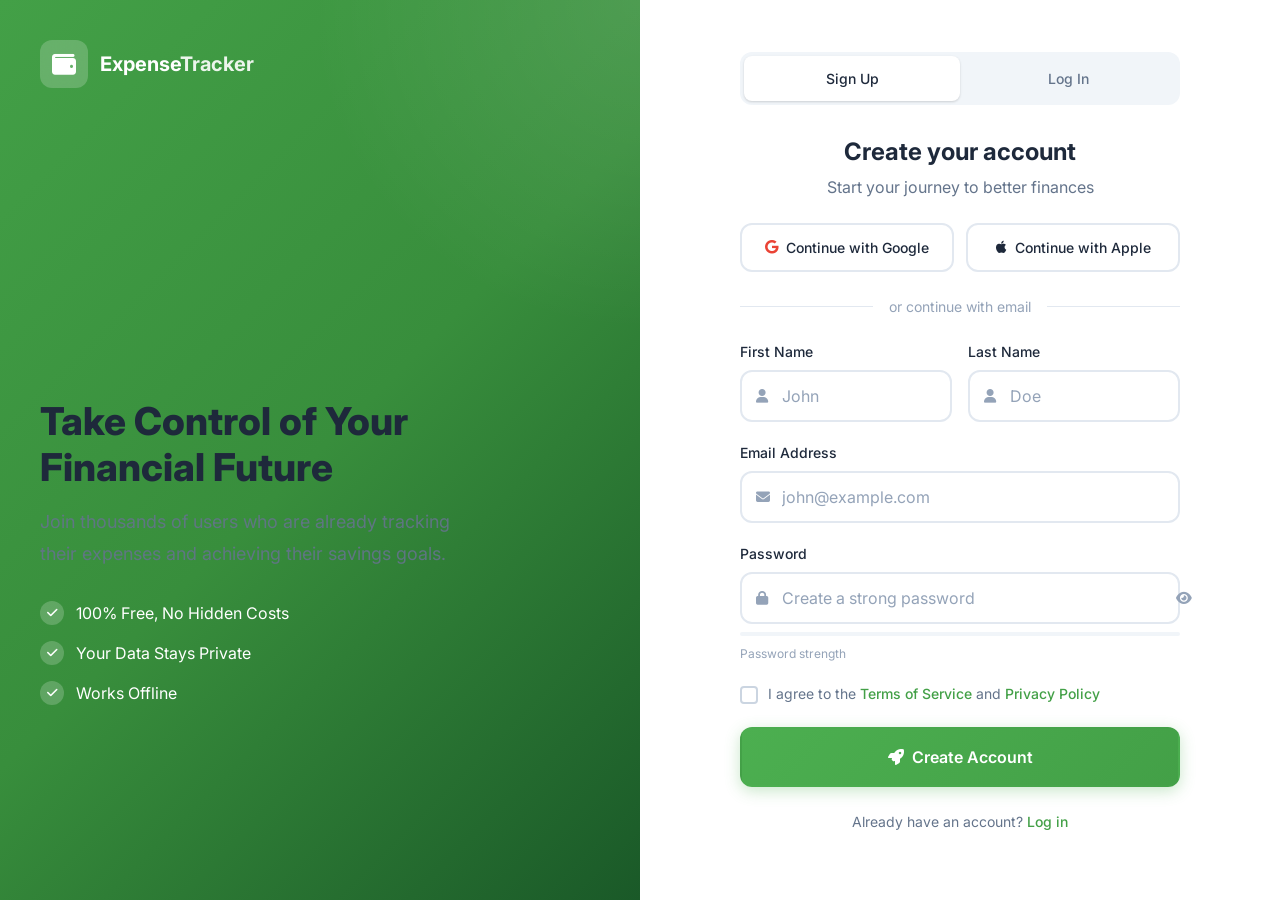
<file: pages/settings.html>
<!DOCTYPE html>
<html lang="en" data-theme="light">

<head>
    <meta charset="UTF-8">
    <meta name="viewport" content="width=device-width, initial-scale=1.0">
    <meta name="description" content="Settings - Customize your expense tracker">
    <title>Settings | ExpenseTracker</title>

    <link rel="preconnect" href="https://fonts.googleapis.com">
    <link rel="preconnect" href="https://fonts.gstatic.com" crossorigin>
    <link href="https://fonts.googleapis.com/css2?family=Inter:wght@400;500;600;700&display=swap" rel="stylesheet">
    <link rel="stylesheet" href="https://cdnjs.cloudflare.com/ajax/libs/font-awesome/6.4.0/css/all.min.css">

    <link rel="stylesheet" href="../css/variables.css">
    <link rel="stylesheet" href="../css/base.css">
    <link rel="stylesheet" href="../css/components.css">
    <link rel="stylesheet" href="../css/layout.css">
    <link rel="stylesheet" href="../css/pages.css">

    <style>
        .settings-section {
            margin-bottom: var(--space-8);
        }

        .settings-card {
            background: var(--bg-card);
            border-radius: var(--radius-xl);
            padding: var(--space-6);
            border: 1px solid var(--border-light);
        }

        .settings-title {
            font-size: var(--font-size-lg);
            font-weight: var(--font-weight-semibold);
            margin-bottom: var(--space-4);
            display: flex;
            align-items: center;
            gap: var(--space-3);
        }

        .settings-title i {
            color: var(--primary-500);
        }

        .settings-row {
            display: flex;
            justify-content: space-between;
            align-items: center;
            padding: var(--space-4) 0;
            border-bottom: 1px solid var(--border-light);
        }

        .settings-row:last-child {
            border-bottom: none;
        }

        .settings-label {
            font-weight: var(--font-weight-medium);
        }

        .settings-desc {
            font-size: var(--font-size-sm);
            color: var(--text-secondary);
            margin-top: var(--space-1);
        }

        .toggle-switch {
            position: relative;
            width: 50px;
            height: 26px;
        }

        .toggle-switch input {
            opacity: 0;
            width: 0;
            height: 0;
        }

        .toggle-slider {
            position: absolute;
            cursor: pointer;
            inset: 0;
            background: var(--border-medium);
            border-radius: var(--radius-full);
            transition: var(--transition-normal);
        }

        .toggle-slider::before {
            content: '';
            position: absolute;
            height: 20px;
            width: 20px;
            left: 3px;
            bottom: 3px;
            background: white;
            border-radius: 50%;
            transition: var(--transition-normal);
        }

        .toggle-switch input:checked+.toggle-slider {
            background: var(--primary-500);
        }

        .toggle-switch input:checked+.toggle-slider::before {
            transform: translateX(24px);
        }

        .data-stat {
            text-align: center;
            padding: var(--space-4);
            background: var(--bg-tertiary);
            border-radius: var(--radius-lg);
        }

        .data-stat-value {
            font-size: var(--font-size-2xl);
            font-weight: var(--font-weight-bold);
            color: var(--text-primary);
        }

        .data-stat-label {
            font-size: var(--font-size-sm);
            color: var(--text-secondary);
        }
    </style>
</head>

<body>
    <div class="app-layout" id="settings-page">
        <!-- Sidebar -->
        <aside class="sidebar">
            <div class="sidebar-header">
                <a href="../index.html" class="sidebar-logo">
                    <div class="sidebar-logo-icon"><i class="fas fa-wallet"></i></div>
                    <span class="sidebar-logo-text">Expense<span>Tracker</span></span>
                </a>
            </div>
            <nav class="sidebar-nav">
                <div class="nav-section">
                    <span class="nav-section-title">Main Menu</span>
                    <a href="dashboard.html" class="nav-item"><i class="fas fa-home"></i><span>Dashboard</span></a>
                    <a href="add-expense.html" class="nav-item"><i class="fas fa-minus-circle"></i><span>Add
                            Expense</span></a>
                    <a href="add-income.html" class="nav-item"><i class="fas fa-plus-circle"></i><span>Add
                            Income</span></a>
                    <a href="transactions.html" class="nav-item"><i
                            class="fas fa-exchange-alt"></i><span>Transactions</span></a>
                    <a href="analytics.html" class="nav-item"><i class="fas fa-chart-bar"></i><span>Analytics</span></a>
                </div>
                <div class="nav-section">
                    <span class="nav-section-title">Settings</span>
                    <a href="settings.html" class="nav-item active"><i class="fas fa-cog"></i><span>Settings</span></a>
                </div>
            </nav>
        </aside>

        <div class="sidebar-overlay"></div>

        <main class="main-content">
            <header class="header">
                <div class="header-left">
                    <button class="menu-toggle"><i class="fas fa-bars"></i></button>
                    <h1 class="page-title">Settings</h1>
                </div>
                <div class="header-right">
                    <button class="theme-toggle" aria-label="Toggle theme">
                        <div class="toggle-track">
                            <span class="toggle-icon sun-icon"><i class="fas fa-sun"></i></span>
                            <span class="toggle-icon moon-icon"><i class="fas fa-moon"></i></span>
                            <span class="toggle-thumb"></span>
                        </div>
                    </button>
                    <a href="profile.html" class="header-profile-btn" id="header-profile">
                        <div class="header-profile-avatar" id="header-avatar">U</div>
                        <span class="header-profile-name" id="header-name">Profile</span>
                    </a>
                </div>
            </header>

            <div class="page-content" style="max-width: 800px;">
                <!-- Appearance -->
                <div class="settings-section animate-fade-in-up">
                    <div class="settings-card">
                        <h3 class="settings-title"><i class="fas fa-palette"></i> Appearance</h3>
                        <div class="settings-row">
                            <div>
                                <p class="settings-label">Dark Mode</p>
                                <p class="settings-desc">Switch between light and dark theme</p>
                            </div>
                            <label class="toggle-switch">
                                <input type="checkbox" id="theme-switch">
                                <span class="toggle-slider"></span>
                            </label>
                        </div>
                    </div>
                </div>

                <!-- Preferences -->
                <div class="settings-section animate-fade-in-up delay-1">
                    <div class="settings-card">
                        <h3 class="settings-title"><i class="fas fa-sliders-h"></i> Preferences</h3>
                        <div class="settings-row">
                            <div>
                                <p class="settings-label">Currency</p>
                                <p class="settings-desc">Select your preferred currency</p>
                            </div>
                            <select id="currency-select" class="form-select" style="width: 150px;">
                                <option value="USD">$ USD</option>
                                <option value="EUR">€ EUR</option>
                                <option value="GBP">£ GBP</option>
                                <option value="INR">₹ INR</option>
                                <option value="JPY">¥ JPY</option>
                                <option value="CAD">C$ CAD</option>
                                <option value="AUD">A$ AUD</option>
                            </select>
                        </div>
                    </div>
                </div>

                <!-- Data Management -->
                <div class="settings-section animate-fade-in-up delay-2">
                    <div class="settings-card">
                        <h3 class="settings-title"><i class="fas fa-database"></i> Data Management</h3>

                        <!-- Data Stats -->
                        <div class="grid mb-6" style="grid-template-columns: repeat(3, 1fr); gap: var(--space-4);">
                            <div class="data-stat">
                                <p class="data-stat-value" id="total-expenses-count">0</p>
                                <p class="data-stat-label">Expenses</p>
                            </div>
                            <div class="data-stat">
                                <p class="data-stat-value" id="total-income-count">0</p>
                                <p class="data-stat-label">Income Records</p>
                            </div>
                            <div class="data-stat">
                                <p class="data-stat-value" id="storage-used">0 KB</p>
                                <p class="data-stat-label">Storage Used</p>
                            </div>
                        </div>

                        <div class="settings-row">
                            <div>
                                <p class="settings-label">Export Data</p>
                                <p class="settings-desc">Download your data as JSON file</p>
                            </div>
                            <button id="export-data" class="btn btn-secondary btn-sm">
                                <i class="fas fa-download"></i> Export
                            </button>
                        </div>

                        <div class="settings-row">
                            <div>
                                <p class="settings-label">Import Data</p>
                                <p class="settings-desc">Restore from a backup file</p>
                            </div>
                            <button id="import-data" class="btn btn-secondary btn-sm">
                                <i class="fas fa-upload"></i> Import
                            </button>
                            <input type="file" id="import-file" accept=".json" style="display: none;">
                        </div>

                        <div class="settings-row">
                            <div>
                                <p class="settings-label">Add Sample Data</p>
                                <p class="settings-desc">Populate with demo transactions</p>
                            </div>
                            <button id="add-sample-data" class="btn btn-accent btn-sm">
                                <i class="fas fa-magic"></i> Add Samples
                            </button>
                        </div>

                        <div class="settings-row">
                            <div>
                                <p class="settings-label" style="color: var(--danger);">Reset All Data</p>
                                <p class="settings-desc">Delete all expenses and start fresh</p>
                            </div>
                            <button id="reset-data" class="btn btn-danger btn-sm">
                                <i class="fas fa-trash"></i> Reset
                            </button>
                        </div>
                    </div>
                </div>

                <!-- About -->
                <div class="settings-section animate-fade-in-up delay-3">
                    <div class="settings-card">
                        <h3 class="settings-title"><i class="fas fa-info-circle"></i> About</h3>
                        <div class="settings-row">
                            <div>
                                <p class="settings-label">ExpenseTracker</p>
                                <p class="settings-desc">Version 1.0.0 • Built with ❤️</p>
                            </div>
                        </div>
                        <p class="text-secondary text-sm mt-4">
                            A modern expense tracking application built with vanilla HTML, CSS, and JavaScript.
                            All data is stored locally in your browser - no servers, complete privacy.
                        </p>
                    </div>
                </div>
            </div>
        </main>
    </div>

    <!-- Reset Confirmation Modal -->
    <div class="modal-backdrop" id="reset-modal">
        <div class="modal delete-modal">
            <div class="modal-body">
                <div class="delete-icon"><i class="fas fa-exclamation-triangle"></i></div>
                <h3 class="modal-title mb-4">Reset All Data?</h3>
                <p class="text-secondary mb-6">This will permanently delete all your expenses, income records, and
                    settings. This action cannot be undone.</p>
                <div class="flex gap-3 justify-center">
                    <button class="btn btn-secondary" data-modal-close>Cancel</button>
                    <button class="btn btn-danger" id="confirm-reset">Reset Everything</button>
                </div>
            </div>
        </div>
    </div>

    <script src="../js/storage.js"></script>
    <script src="../js/utils.js"></script>
    <script src="../js/app.js"></script>
    <script src="../js/settings.js"></script>
</body>

</html>
</file>
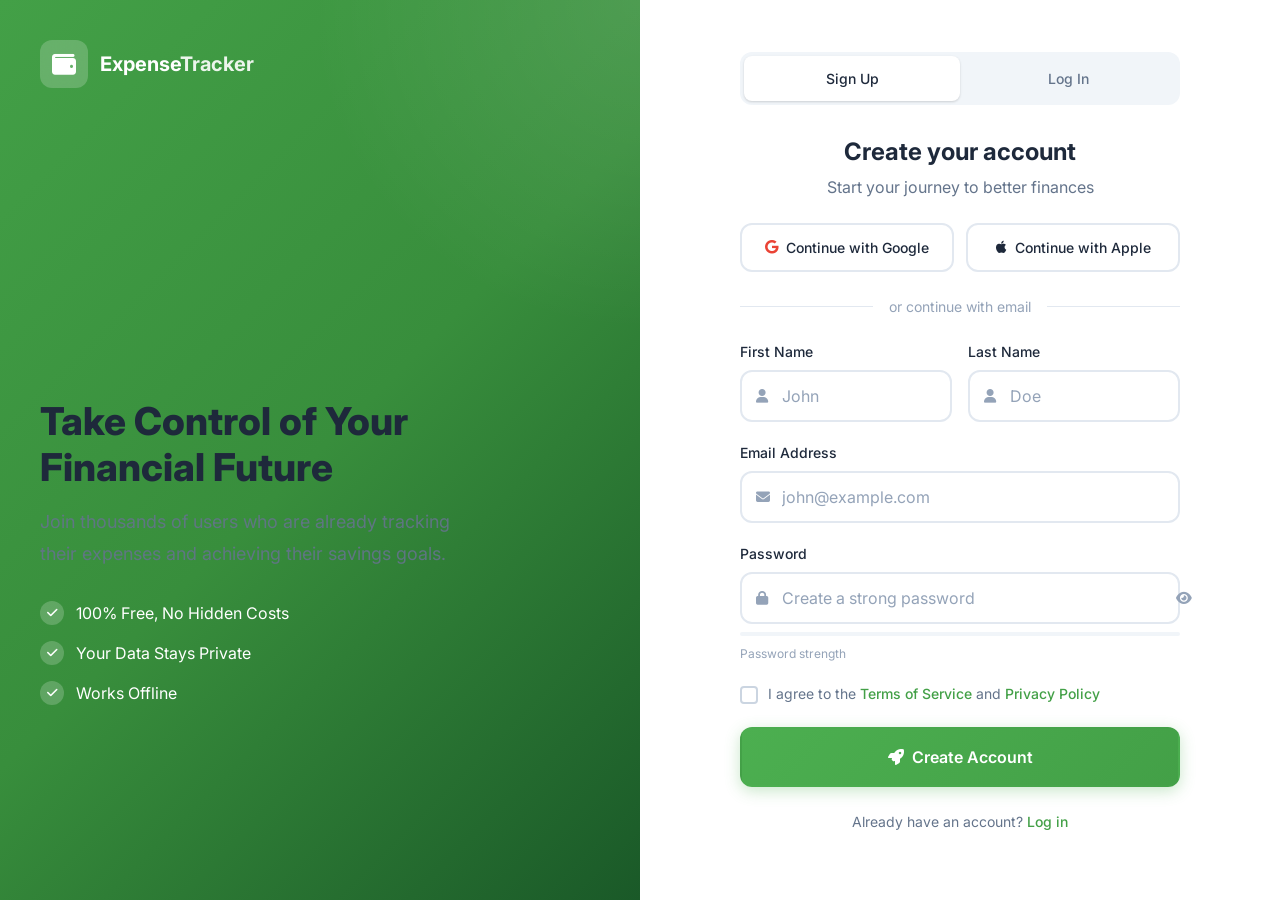
<file: pages/signup.html>
<!DOCTYPE html>
<html lang="en" data-theme="light">

<head>
    <meta charset="UTF-8">
    <meta name="viewport" content="width=device-width, initial-scale=1.0">
    <meta name="description" content="Sign up for ExpenseTracker - Start tracking your expenses today">
    <title>Sign Up | ExpenseTracker</title>

    <!-- Fonts -->
    <link rel="preconnect" href="https://fonts.googleapis.com">
    <link rel="preconnect" href="https://fonts.gstatic.com" crossorigin>
    <link href="https://fonts.googleapis.com/css2?family=Inter:wght@400;500;600;700;800&display=swap" rel="stylesheet">

    <!-- Icons -->
    <link rel="stylesheet" href="https://cdnjs.cloudflare.com/ajax/libs/font-awesome/6.4.0/css/all.min.css">

    <!-- Styles -->
    <link rel="stylesheet" href="../css/variables.css">
    <link rel="stylesheet" href="../css/base.css">
    <link rel="stylesheet" href="../css/components.css">
    <link rel="stylesheet" href="../css/auth.css">
</head>

<body class="auth-page">
    <!-- Background Elements -->
    <div class="auth-bg">
        <div class="gradient-orb orb-1"></div>
        <div class="gradient-orb orb-2"></div>
        <div class="grid-pattern"></div>
    </div>

    <div class="auth-container">
        <!-- Left Side - Branding -->
        <div class="auth-brand">
            <a href="../index.html" class="auth-logo">
                <div class="logo-icon">
                    <i class="fas fa-wallet"></i>
                </div>
                <span>Expense<span class="accent">Tracker</span></span>
            </a>

            <div class="auth-brand-content">
                <h1>Take Control of Your Financial Future</h1>
                <p>Join thousands of users who are already tracking their expenses and achieving their savings goals.
                </p>

                <div class="auth-features">
                    <div class="auth-feature">
                        <div class="feature-check">
                            <i class="fas fa-check"></i>
                        </div>
                        <span>100% Free, No Hidden Costs</span>
                    </div>
                    <div class="auth-feature">
                        <div class="feature-check">
                            <i class="fas fa-check"></i>
                        </div>
                        <span>Your Data Stays Private</span>
                    </div>
                    <div class="auth-feature">
                        <div class="feature-check">
                            <i class="fas fa-check"></i>
                        </div>
                        <span>Works Offline</span>
                    </div>
                </div>
            </div>

        </div>

        <!-- Right Side - Form -->
        <div class="auth-form-container">
            <div class="auth-form-wrapper">
                <!-- Tab Switcher -->
                <div class="auth-tabs">
                    <button class="auth-tab active" data-tab="signup">Sign Up</button>
                    <button class="auth-tab" data-tab="login">Log In</button>
                </div>

                <!-- Signup Form -->
                <form class="auth-form" id="signup-form">
                    <div class="form-header">
                        <h2>Create your account</h2>
                        <p>Start your journey to better finances</p>
                    </div>

                    <div class="social-login">
                        <button type="button" class="social-btn google">
                            <i class="fab fa-google"></i>
                            <span>Continue with Google</span>
                        </button>
                        <button type="button" class="social-btn github">
                            <i class="fab fa-apple"></i>
                            <span>Continue with Apple</span>
                        </button>
                    </div>

                    <div class="divider">
                        <span>or continue with email</span>
                    </div>

                    <div class="form-row">
                        <div class="form-group">
                            <label class="form-label">First Name</label>
                            <div class="input-wrapper">
                                <i class="fas fa-user"></i>
                                <input type="text" class="form-input" placeholder="John" id="firstName" required>
                            </div>
                        </div>
                        <div class="form-group">
                            <label class="form-label">Last Name</label>
                            <div class="input-wrapper">
                                <i class="fas fa-user"></i>
                                <input type="text" class="form-input" placeholder="Doe" id="lastName" required>
                            </div>
                        </div>
                    </div>

                    <div class="form-group">
                        <label class="form-label">Email Address</label>
                        <div class="input-wrapper">
                            <i class="fas fa-envelope"></i>
                            <input type="email" class="form-input" placeholder="john@example.com" id="email" required>
                        </div>
                    </div>

                    <div class="form-group">
                        <label class="form-label">Password</label>
                        <div class="input-wrapper">
                            <i class="fas fa-lock"></i>
                            <input type="password" class="form-input" placeholder="Create a strong password"
                                id="password" required>
                            <button type="button" class="password-toggle" aria-label="Toggle password visibility">
                                <i class="fas fa-eye"></i>
                            </button>
                        </div>
                        <div class="password-strength">
                            <div class="strength-bar">
                                <div class="strength-fill" id="strength-fill"></div>
                            </div>
                            <span class="strength-text" id="strength-text">Password strength</span>
                        </div>
                    </div>

                    <div class="form-check-group">
                        <label class="form-check">
                            <input type="checkbox" class="form-check-input" id="terms" required>
                            <span class="checkmark"></span>
                            <span class="form-check-label">I agree to the <a href="#">Terms of Service</a> and <a
                                    href="#">Privacy Policy</a></span>
                        </label>
                    </div>

                    <button type="submit" class="btn btn-primary btn-lg btn-block">
                        <i class="fas fa-rocket"></i>
                        Create Account
                    </button>

                    <p class="auth-footer-text">
                        Already have an account? <a href="#" class="switch-to-login">Log in</a>
                    </p>
                </form>

                <!-- Login Form (Hidden by default) -->
                <form class="auth-form hidden" id="login-form">
                    <div class="form-header">
                        <h2>Welcome back</h2>
                        <p>Log in to continue tracking your expenses</p>
                    </div>

                    <div class="social-login">
                        <button type="button" class="social-btn google">
                            <i class="fab fa-google"></i>
                            <span>Continue with Google</span>
                        </button>
                        <button type="button" class="social-btn github">
                            <i class="fab fa-github"></i>
                            <span>GitHub</span>
                        </button>
                    </div>

                    <div class="divider">
                        <span>or continue with email</span>
                    </div>

                    <div class="form-group">
                        <label class="form-label">Email Address</label>
                        <div class="input-wrapper">
                            <i class="fas fa-envelope"></i>
                            <input type="email" class="form-input" placeholder="john@example.com" id="login-email"
                                required>
                        </div>
                    </div>

                    <div class="form-group">
                        <label class="form-label">Password</label>
                        <div class="input-wrapper">
                            <i class="fas fa-lock"></i>
                            <input type="password" class="form-input" placeholder="Enter your password"
                                id="login-password" required>
                            <button type="button" class="password-toggle" aria-label="Toggle password visibility">
                                <i class="fas fa-eye"></i>
                            </button>
                        </div>
                    </div>

                    <div class="form-options">
                        <label class="form-check">
                            <input type="checkbox" class="form-check-input" id="remember">
                            <span class="checkmark"></span>
                            <span class="form-check-label">Remember me</span>
                        </label>
                        <a href="#" class="forgot-link">Forgot password?</a>
                    </div>

                    <button type="submit" class="btn btn-primary btn-lg btn-block">
                        <i class="fas fa-sign-in-alt"></i>
                        Log In
                    </button>

                    <p class="auth-footer-text">
                        Don't have an account? <a href="#" class="switch-to-signup">Sign up</a>
                    </p>
                </form>
            </div>
        </div>
    </div>

    <!-- Scripts -->
    <script src="../js/storage.js"></script>
    <script src="../js/utils.js"></script>
    <script src="../js/app.js"></script>
    <script src="../js/auth.js"></script>
</body>

</html>
</file>
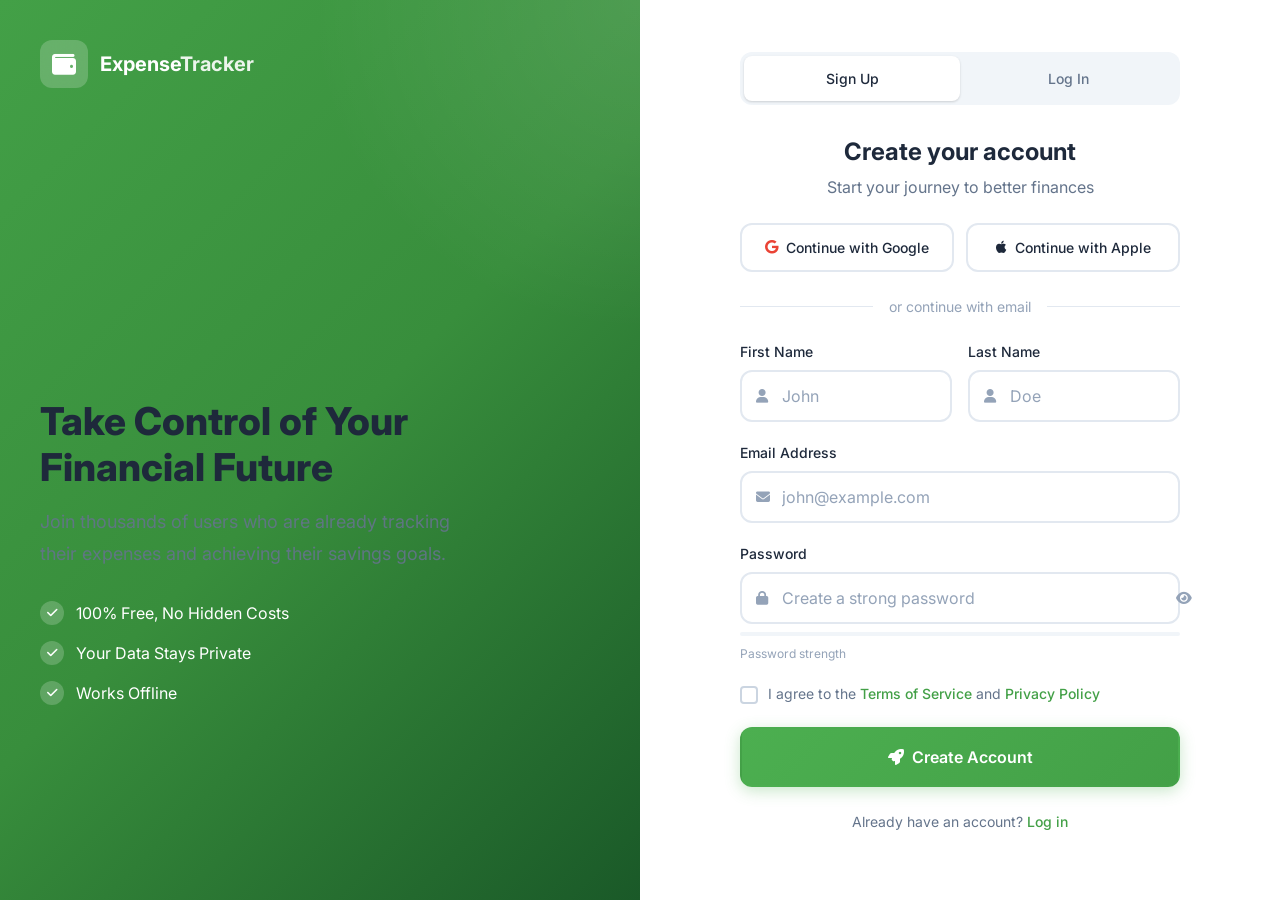
<file: pages/transactions.html>
<!DOCTYPE html>
<html lang="en" data-theme="light">

<head>
    <meta charset="UTF-8">
    <meta name="viewport" content="width=device-width, initial-scale=1.0">
    <meta name="description" content="View and manage all your transactions">
    <title>Transactions | ExpenseTracker</title>

    <link rel="preconnect" href="https://fonts.googleapis.com">
    <link rel="preconnect" href="https://fonts.gstatic.com" crossorigin>
    <link href="https://fonts.googleapis.com/css2?family=Inter:wght@400;500;600;700&display=swap" rel="stylesheet">
    <link rel="stylesheet" href="https://cdnjs.cloudflare.com/ajax/libs/font-awesome/6.4.0/css/all.min.css">

    <link rel="stylesheet" href="../css/variables.css">
    <link rel="stylesheet" href="../css/base.css">
    <link rel="stylesheet" href="../css/components.css">
    <link rel="stylesheet" href="../css/layout.css">
    <link rel="stylesheet" href="../css/pages.css">
</head>

<body>
    <div class="app-layout" id="transactions-page">
        <!-- Sidebar -->
        <aside class="sidebar">
            <div class="sidebar-header">
                <a href="../index.html" class="sidebar-logo">
                    <div class="sidebar-logo-icon"><i class="fas fa-wallet"></i></div>
                    <span class="sidebar-logo-text">Expense<span>Tracker</span></span>
                </a>
            </div>
            <nav class="sidebar-nav">
                <div class="nav-section">
                    <span class="nav-section-title">Main Menu</span>
                    <a href="dashboard.html" class="nav-item"><i class="fas fa-home"></i><span>Dashboard</span></a>
                    <a href="add-expense.html" class="nav-item"><i class="fas fa-minus-circle"></i><span>Add
                            Expense</span></a>
                    <a href="add-income.html" class="nav-item"><i class="fas fa-plus-circle"></i><span>Add
                            Income</span></a>
                    <a href="transactions.html" class="nav-item active"><i
                            class="fas fa-exchange-alt"></i><span>Transactions</span></a>
                    <a href="analytics.html" class="nav-item"><i class="fas fa-chart-bar"></i><span>Analytics</span></a>
                </div>
                <div class="nav-section">
                    <span class="nav-section-title">Settings</span>
                    <a href="settings.html" class="nav-item"><i class="fas fa-cog"></i><span>Settings</span></a>
                </div>
            </nav>
        </aside>

        <div class="sidebar-overlay"></div>

        <main class="main-content">
            <header class="header">
                <div class="header-left">
                    <button class="menu-toggle"><i class="fas fa-bars"></i></button>
                    <h1 class="page-title">Transactions</h1>
                </div>
                <div class="header-right">
                    <a href="add-expense.html" class="btn btn-primary btn-sm">
                        <i class="fas fa-plus"></i> Add New
                    </a>
                    <button class="theme-toggle" aria-label="Toggle theme">
                        <div class="toggle-track">
                            <span class="toggle-icon sun-icon"><i class="fas fa-sun"></i></span>
                            <span class="toggle-icon moon-icon"><i class="fas fa-moon"></i></span>
                            <span class="toggle-thumb"></span>
                        </div>
                    </button>
                    <a href="profile.html" class="header-profile-btn" id="header-profile">
                        <div class="header-profile-avatar" id="header-avatar">U</div>
                        <span class="header-profile-name" id="header-name">Profile</span>
                    </a>
                </div>
            </header>

            <div class="page-content">
                <!-- Filters -->
                <div class="transactions-page-header">
                    <div class="search-box">
                        <i class="fas fa-search search-icon"></i>
                        <input type="text" id="search-input" class="search-input" placeholder="Search transactions...">
                    </div>
                    <div class="filter-group">
                        <select id="category-filter" class="filter-select">
                            <option value="all">All Categories</option>
                            <option value="food">Food & Dining</option>
                            <option value="travel">Travel</option>
                            <option value="bills">Bills & Utilities</option>
                            <option value="shopping">Shopping</option>
                            <option value="entertainment">Entertainment</option>
                            <option value="health">Health</option>
                            <option value="education">Education</option>
                            <option value="others">Others</option>
                        </select>
                        <select id="date-filter" class="filter-select">
                            <option value="all">All Time</option>
                            <option value="today">Today</option>
                            <option value="week">This Week</option>
                            <option value="month">This Month</option>
                        </select>
                    </div>
                </div>

                <!-- Transactions Table -->
                <div class="transactions-table-wrapper animate-fade-in-up">
                    <table class="transactions-table">
                        <thead>
                            <tr>
                                <th>Description</th>
                                <th>Category</th>
                                <th>Amount</th>
                                <th>Date</th>
                                <th>Payment</th>
                                <th>Actions</th>
                            </tr>
                        </thead>
                        <tbody id="transactions-list">
                            <!-- Transactions loaded here -->
                        </tbody>
                    </table>
                </div>

                <!-- Pagination -->
                <div class="flex justify-center gap-4 mt-6" id="pagination"></div>
            </div>
        </main>
    </div>

    <!-- Delete Confirmation Modal -->
    <div class="modal-backdrop" id="delete-modal">
        <div class="modal delete-modal">
            <div class="modal-body">
                <div class="delete-icon"><i class="fas fa-trash-alt"></i></div>
                <h3 class="modal-title mb-4">Delete Transaction?</h3>
                <p class="text-secondary mb-6">This action cannot be undone. Are you sure you want to delete this
                    transaction?</p>
                <div class="flex gap-3 justify-center">
                    <button class="btn btn-secondary" data-modal-close>Cancel</button>
                    <button class="btn btn-danger" id="confirm-delete">Delete</button>
                </div>
            </div>
        </div>
    </div>

    <!-- Edit Modal -->
    <div class="modal-backdrop" id="edit-modal">
        <div class="modal">
            <div class="modal-header">
                <h3 class="modal-title">Edit Transaction</h3>
                <button class="modal-close" data-modal-close><i class="fas fa-times"></i></button>
            </div>
            <div class="modal-body">
                <form id="edit-expense-form">
                    <div class="form-group">
                        <label class="form-label" for="edit-amount">Amount</label>
                        <input type="number" id="edit-amount" class="form-input" step="0.01" required>
                    </div>
                    <div class="form-group">
                        <label class="form-label" for="edit-description">Description</label>
                        <input type="text" id="edit-description" class="form-input">
                    </div>
                    <div class="form-group">
                        <label class="form-label" for="edit-category">Category</label>
                        <select id="edit-category" class="form-input form-select">
                            <option value="food">Food & Dining</option>
                            <option value="travel">Travel</option>
                            <option value="bills">Bills & Utilities</option>
                            <option value="shopping">Shopping</option>
                            <option value="entertainment">Entertainment</option>
                            <option value="health">Health</option>
                            <option value="education">Education</option>
                            <option value="others">Others</option>
                        </select>
                    </div>
                    <div class="form-group">
                        <label class="form-label" for="edit-date">Date</label>
                        <input type="date" id="edit-date" class="form-input" required>
                    </div>
                    <div class="form-group">
                        <label class="form-label" for="edit-notes">Notes</label>
                        <textarea id="edit-notes" class="form-input form-textarea"></textarea>
                    </div>
                </form>
            </div>
            <div class="modal-footer">
                <button class="btn btn-secondary" data-modal-close>Cancel</button>
                <button type="submit" form="edit-expense-form" class="btn btn-primary">Save Changes</button>
            </div>
        </div>
    </div>

    <script src="../js/storage.js"></script>
    <script src="../js/utils.js"></script>
    <script src="../js/app.js"></script>
    <script src="../js/transactions.js"></script>
</body>

</html>
</file>
<file: css/variables.css>
/* =============================================
   EXPENSE TRACKER - CSS VARIABLES & DESIGN SYSTEM
   ============================================= */

:root {
    /* ===== Primary Colors ===== */
    --primary-50: #e8f5e9;
    --primary-100: #c8e6c9;
    --primary-200: #a5d6a7;
    --primary-300: #81c784;
    --primary-400: #66bb6a;
    --primary-500: #4caf50;
    --primary-600: #43a047;
    --primary-700: #388e3c;
    --primary-800: #2e7d32;
    --primary-900: #1b5e20;

    /* ===== Accent Colors ===== */
    --accent-50: #fff3e0;
    --accent-100: #ffe0b2;
    --accent-200: #ffcc80;
    --accent-300: #ffb74d;
    --accent-400: #ffa726;
    --accent-500: #ff9800;
    --accent-600: #fb8c00;
    --accent-700: #f57c00;
    --accent-800: #ef6c00;
    --accent-900: #e65100;

    /* ===== Semantic Colors ===== */
    --success: #10b981;
    --success-light: #d1fae5;
    --warning: #f59e0b;
    --warning-light: #fef3c7;
    --danger: #ef4444;
    --danger-light: #fee2e2;
    --info: #3b82f6;
    --info-light: #dbeafe;

    /* ===== Category Colors ===== */
    --cat-food: #ff6b6b;
    --cat-travel: #4ecdc4;
    --cat-bills: #45b7d1;
    --cat-shopping: #96ceb4;
    --cat-entertainment: #dda0dd;
    --cat-health: #98d8c8;
    --cat-education: #f7dc6f;
    --cat-others: #bdc3c7;

    /* ===== Typography ===== */
    --font-family: 'Inter', -apple-system, BlinkMacSystemFont, 'Segoe UI', Roboto, sans-serif;
    --font-size-xs: 0.75rem;
    --font-size-sm: 0.875rem;
    --font-size-base: 1rem;
    --font-size-lg: 1.125rem;
    --font-size-xl: 1.25rem;
    --font-size-2xl: 1.5rem;
    --font-size-3xl: 1.875rem;
    --font-size-4xl: 2.25rem;
    --font-size-5xl: 3rem;
    --font-weight-normal: 400;
    --font-weight-medium: 500;
    --font-weight-semibold: 600;
    --font-weight-bold: 700;
    --line-height-tight: 1.25;
    --line-height-normal: 1.5;
    --line-height-relaxed: 1.75;

    /* ===== Spacing ===== */
    --space-1: 0.25rem;
    --space-2: 0.5rem;
    --space-3: 0.75rem;
    --space-4: 1rem;
    --space-5: 1.25rem;
    --space-6: 1.5rem;
    --space-8: 2rem;
    --space-10: 2.5rem;
    --space-12: 3rem;
    --space-16: 4rem;
    --space-20: 5rem;
    --space-24: 6rem;

    /* ===== Border Radius ===== */
    --radius-sm: 0.25rem;
    --radius-md: 0.5rem;
    --radius-lg: 0.75rem;
    --radius-xl: 1rem;
    --radius-2xl: 1.5rem;
    --radius-full: 9999px;

    /* ===== Shadows ===== */
    --shadow-xs: 0 1px 2px rgba(0, 0, 0, 0.05);
    --shadow-sm: 0 1px 3px rgba(0, 0, 0, 0.1), 0 1px 2px rgba(0, 0, 0, 0.06);
    --shadow-md: 0 4px 6px -1px rgba(0, 0, 0, 0.1), 0 2px 4px -1px rgba(0, 0, 0, 0.06);
    --shadow-lg: 0 10px 15px -3px rgba(0, 0, 0, 0.1), 0 4px 6px -2px rgba(0, 0, 0, 0.05);
    --shadow-xl: 0 20px 25px -5px rgba(0, 0, 0, 0.1), 0 10px 10px -5px rgba(0, 0, 0, 0.04);
    --shadow-2xl: 0 25px 50px -12px rgba(0, 0, 0, 0.25);
    --shadow-inner: inset 0 2px 4px 0 rgba(0, 0, 0, 0.06);

    /* ===== Transitions ===== */
    --transition-fast: 150ms ease;
    --transition-normal: 250ms ease;
    --transition-slow: 350ms ease;
    --transition-bounce: 500ms cubic-bezier(0.68, -0.55, 0.265, 1.55);

    /* ===== Z-Index ===== */
    --z-dropdown: 100;
    --z-sticky: 200;
    --z-fixed: 300;
    --z-modal-backdrop: 400;
    --z-modal: 500;
    --z-tooltip: 600;
    --z-toast: 700;

    /* ===== Layout ===== */
    --sidebar-width: 280px;
    --sidebar-collapsed: 80px;
    --header-height: 70px;
    --container-max: 1400px;
}

/* ===== Light Theme (Default) ===== */
[data-theme="light"] {
    --bg-primary: #ffffff;
    --bg-secondary: #f8fafc;
    --bg-tertiary: #f1f5f9;
    --bg-card: #ffffff;
    --bg-input: #ffffff;
    --bg-hover: #f1f5f9;
    --bg-active: #e2e8f0;
    --bg-sidebar: linear-gradient(180deg, #1e293b 0%, #0f172a 100%);
    --bg-gradient: linear-gradient(135deg, #667eea 0%, #764ba2 100%);
    
    --text-primary: #1e293b;
    --text-secondary: #64748b;
    --text-tertiary: #94a3b8;
    --text-inverse: #ffffff;
    --text-link: #3b82f6;
    
    --border-light: #e2e8f0;
    --border-medium: #cbd5e1;
    --border-dark: #94a3b8;
    
    --overlay: rgba(0, 0, 0, 0.5);
    --glass: rgba(255, 255, 255, 0.8);
    --glass-border: rgba(255, 255, 255, 0.3);
}

/* ===== Dark Theme ===== */
[data-theme="dark"] {
    --bg-primary: #0f172a;
    --bg-secondary: #1e293b;
    --bg-tertiary: #334155;
    --bg-card: #1e293b;
    --bg-input: #1e293b;
    --bg-hover: #334155;
    --bg-active: #475569;
    --bg-sidebar: linear-gradient(180deg, #0f172a 0%, #020617 100%);
    --bg-gradient: linear-gradient(135deg, #4f46e5 0%, #7c3aed 100%);
    
    --text-primary: #f1f5f9;
    --text-secondary: #94a3b8;
    --text-tertiary: #64748b;
    --text-inverse: #1e293b;
    --text-link: #60a5fa;
    
    --border-light: #334155;
    --border-medium: #475569;
    --border-dark: #64748b;
    
    --overlay: rgba(0, 0, 0, 0.7);
    --glass: rgba(30, 41, 59, 0.8);
    --glass-border: rgba(255, 255, 255, 0.1);
    
    --shadow-xs: 0 1px 2px rgba(0, 0, 0, 0.2);
    --shadow-sm: 0 1px 3px rgba(0, 0, 0, 0.3), 0 1px 2px rgba(0, 0, 0, 0.2);
    --shadow-md: 0 4px 6px -1px rgba(0, 0, 0, 0.3), 0 2px 4px -1px rgba(0, 0, 0, 0.2);
    --shadow-lg: 0 10px 15px -3px rgba(0, 0, 0, 0.3), 0 4px 6px -2px rgba(0, 0, 0, 0.15);
    --shadow-xl: 0 20px 25px -5px rgba(0, 0, 0, 0.3), 0 10px 10px -5px rgba(0, 0, 0, 0.14);
}
</file>
<file: css/base.css>
/* =============================================
   EXPENSE TRACKER - BASE STYLES
   ============================================= */

/* ===== Reset & Box Sizing ===== */
*,
*::before,
*::after {
    margin: 0;
    padding: 0;
    box-sizing: border-box;
}

/* ===== HTML & Body ===== */
html {
    font-size: 16px;
    scroll-behavior: smooth;
    -webkit-text-size-adjust: 100%;
}

body {
    font-family: var(--font-family);
    font-size: var(--font-size-base);
    font-weight: var(--font-weight-normal);
    line-height: var(--line-height-normal);
    color: var(--text-primary);
    background-color: var(--bg-secondary);
    min-height: 100vh;
    overflow-x: hidden;
    -webkit-font-smoothing: antialiased;
    -moz-osx-font-smoothing: grayscale;
    transition: background-color var(--transition-normal), color var(--transition-normal);
}

/* ===== Typography ===== */
h1,
h2,
h3,
h4,
h5,
h6 {
    font-weight: var(--font-weight-bold);
    line-height: var(--line-height-tight);
    color: var(--text-primary);
}

h1 {
    font-size: var(--font-size-4xl);
}

h2 {
    font-size: var(--font-size-3xl);
}

h3 {
    font-size: var(--font-size-2xl);
}

h4 {
    font-size: var(--font-size-xl);
}

h5 {
    font-size: var(--font-size-lg);
}

h6 {
    font-size: var(--font-size-base);
}

p {
    margin-bottom: var(--space-4);
    color: var(--text-secondary);
}

a {
    color: var(--text-link);
    text-decoration: none;
    transition: color var(--transition-fast);
}

a:hover {
    color: var(--primary-600);
}

/* ===== Lists ===== */
ul,
ol {
    list-style: none;
}

/* ===== Images ===== */
img,
svg {
    max-width: 100%;
    height: auto;
    display: block;
}

/* ===== Forms ===== */
button,
input,
select,
textarea {
    font-family: inherit;
    font-size: inherit;
    line-height: inherit;
    color: inherit;
}

button {
    cursor: pointer;
    border: none;
    background: none;
}

input,
select,
textarea {
    outline: none;
    border: none;
    background: transparent;
}

/* ===== Tables ===== */
table {
    border-collapse: collapse;
    width: 100%;
}

/* ===== Container ===== */
.container {
    width: 100%;
    max-width: var(--container-max);
    margin: 0 auto;
    padding: 0 var(--space-4);
}

@media (min-width: 768px) {
    .container {
        padding: 0 var(--space-6);
    }
}

@media (min-width: 1024px) {
    .container {
        padding: 0 var(--space-8);
    }
}

/* ===== Grid System ===== */
.grid {
    display: grid;
    gap: var(--space-6);
}

.grid-2 {
    grid-template-columns: repeat(2, 1fr);
}

.grid-3 {
    grid-template-columns: repeat(3, 1fr);
}

.grid-4 {
    grid-template-columns: repeat(4, 1fr);
}

@media (max-width: 1024px) {
    .grid-4 {
        grid-template-columns: repeat(2, 1fr);
    }

    .grid-3 {
        grid-template-columns: repeat(2, 1fr);
    }
}

@media (max-width: 640px) {

    .grid-2,
    .grid-3,
    .grid-4 {
        grid-template-columns: 1fr;
    }
}

/* ===== Flexbox Utilities ===== */
.flex {
    display: flex;
}

.flex-col {
    flex-direction: column;
}

.flex-wrap {
    flex-wrap: wrap;
}

.items-center {
    align-items: center;
}

.items-start {
    align-items: flex-start;
}

.items-end {
    align-items: flex-end;
}

.justify-center {
    justify-content: center;
}

.justify-between {
    justify-content: space-between;
}

.justify-end {
    justify-content: flex-end;
}

.gap-1 {
    gap: var(--space-1);
}

.gap-2 {
    gap: var(--space-2);
}

.gap-3 {
    gap: var(--space-3);
}

.gap-4 {
    gap: var(--space-4);
}

.gap-6 {
    gap: var(--space-6);
}

.gap-8 {
    gap: var(--space-8);
}

/* ===== Spacing Utilities ===== */
.m-0 {
    margin: 0;
}

.mt-4 {
    margin-top: var(--space-4);
}

.mt-6 {
    margin-top: var(--space-6);
}

.mt-8 {
    margin-top: var(--space-8);
}

.mb-4 {
    margin-bottom: var(--space-4);
}

.mb-6 {
    margin-bottom: var(--space-6);
}

.mb-8 {
    margin-bottom: var(--space-8);
}

.p-4 {
    padding: var(--space-4);
}

.p-6 {
    padding: var(--space-6);
}

.p-8 {
    padding: var(--space-8);
}

/* ===== Text Utilities ===== */
.text-center {
    text-align: center;
}

.text-left {
    text-align: left;
}

.text-right {
    text-align: right;
}

.text-sm {
    font-size: var(--font-size-sm);
}

.text-lg {
    font-size: var(--font-size-lg);
}

.text-xl {
    font-size: var(--font-size-xl);
}

.text-2xl {
    font-size: var(--font-size-2xl);
}

.font-medium {
    font-weight: var(--font-weight-medium);
}

.font-semibold {
    font-weight: var(--font-weight-semibold);
}

.font-bold {
    font-weight: var(--font-weight-bold);
}

.text-primary {
    color: var(--text-primary);
}

.text-secondary {
    color: var(--text-secondary);
}

.text-success {
    color: var(--success);
}

.text-danger {
    color: var(--danger);
}

.text-warning {
    color: var(--warning);
}

/* ===== Visibility ===== */
.hidden {
    display: none;
}

.visible {
    visibility: visible;
}

.invisible {
    visibility: hidden;
}

@media (max-width: 768px) {
    .hide-mobile {
        display: none !important;
    }
}

@media (min-width: 769px) {
    .hide-desktop {
        display: none !important;
    }
}

/* ===== Scrollbar Styling ===== */
::-webkit-scrollbar {
    width: 8px;
    height: 8px;
}

::-webkit-scrollbar-track {
    background: var(--bg-tertiary);
    border-radius: var(--radius-full);
}

::-webkit-scrollbar-thumb {
    background: var(--border-medium);
    border-radius: var(--radius-full);
    transition: background var(--transition-fast);
}

::-webkit-scrollbar-thumb:hover {
    background: var(--border-dark);
}

/* ===== Selection ===== */
::selection {
    background: var(--primary-500);
    color: white;
}

/* ===== Focus Visible ===== */
:focus-visible {
    outline: 2px solid var(--primary-500);
    outline-offset: 2px;
}

/* ===== Animations ===== */
@keyframes fadeIn {
    from {
        opacity: 0;
    }

    to {
        opacity: 1;
    }
}

@keyframes fadeInUp {
    from {
        opacity: 0;
        transform: translateY(20px);
    }

    to {
        opacity: 1;
        transform: translateY(0);
    }
}

@keyframes fadeInDown {
    from {
        opacity: 0;
        transform: translateY(-20px);
    }

    to {
        opacity: 1;
        transform: translateY(0);
    }
}

@keyframes slideInLeft {
    from {
        opacity: 0;
        transform: translateX(-30px);
    }

    to {
        opacity: 1;
        transform: translateX(0);
    }
}

@keyframes slideInRight {
    from {
        opacity: 0;
        transform: translateX(30px);
    }

    to {
        opacity: 1;
        transform: translateX(0);
    }
}

@keyframes scaleIn {
    from {
        opacity: 0;
        transform: scale(0.9);
    }

    to {
        opacity: 1;
        transform: scale(1);
    }
}

@keyframes pulse {

    0%,
    100% {
        transform: scale(1);
    }

    50% {
        transform: scale(1.05);
    }
}

@keyframes bounce {

    0%,
    100% {
        transform: translateY(0);
    }

    50% {
        transform: translateY(-10px);
    }
}

@keyframes spin {
    from {
        transform: rotate(0deg);
    }

    to {
        transform: rotate(360deg);
    }
}

@keyframes shimmer {
    0% {
        background-position: -200% 0;
    }

    100% {
        background-position: 200% 0;
    }
}

.animate-fade-in {
    animation: fadeIn 0.5s ease forwards;
}

.animate-fade-in-up {
    animation: fadeInUp 0.5s ease forwards;
}

.animate-fade-in-down {
    animation: fadeInDown 0.5s ease forwards;
}

.animate-slide-in-left {
    animation: slideInLeft 0.5s ease forwards;
}

.animate-slide-in-right {
    animation: slideInRight 0.5s ease forwards;
}

.animate-scale-in {
    animation: scaleIn 0.3s ease forwards;
}

.animate-pulse {
    animation: pulse 2s ease-in-out infinite;
}

.animate-bounce {
    animation: bounce 1s ease-in-out infinite;
}

.animate-spin {
    animation: spin 1s linear infinite;
}

/* ===== Stagger Animation Delays ===== */
.delay-1 {
    animation-delay: 0.1s;
}

.delay-2 {
    animation-delay: 0.2s;
}

.delay-3 {
    animation-delay: 0.3s;
}

.delay-4 {
    animation-delay: 0.4s;
}

.delay-5 {
    animation-delay: 0.5s;
}
</file>
<file: css/components.css>
/* =============================================
   EXPENSE TRACKER - REUSABLE COMPONENTS
   ============================================= */

/* ===== Buttons ===== */
.btn {
    display: inline-flex;
    align-items: center;
    justify-content: center;
    gap: var(--space-2);
    padding: var(--space-3) var(--space-6);
    font-size: var(--font-size-sm);
    font-weight: var(--font-weight-semibold);
    border-radius: var(--radius-lg);
    cursor: pointer;
    transition: all var(--transition-normal);
    white-space: nowrap;
    text-decoration: none;
    border: 2px solid transparent;
    position: relative;
    overflow: hidden;
}

.btn::before {
    content: '';
    position: absolute;
    top: 50%;
    left: 50%;
    width: 0;
    height: 0;
    background: rgba(255, 255, 255, 0.2);
    border-radius: 50%;
    transform: translate(-50%, -50%);
    transition: width 0.6s ease, height 0.6s ease;
}

.btn:active::before {
    width: 300px;
    height: 300px;
}

.btn-primary {
    background: linear-gradient(135deg, var(--primary-500) 0%, var(--primary-600) 100%);
    color: white;
    box-shadow: 0 4px 15px rgba(76, 175, 80, 0.3);
}

.btn-primary:hover {
    background: linear-gradient(135deg, var(--primary-600) 0%, var(--primary-700) 100%);
    transform: translateY(-2px);
    box-shadow: 0 6px 20px rgba(76, 175, 80, 0.4);
}

.btn-secondary {
    background: var(--bg-card);
    color: var(--text-primary);
    border-color: var(--border-light);
}

.btn-secondary:hover {
    background: var(--bg-hover);
    border-color: var(--border-medium);
    transform: translateY(-2px);
}

.btn-accent {
    background: linear-gradient(135deg, var(--accent-500) 0%, var(--accent-600) 100%);
    color: white;
    box-shadow: 0 4px 15px rgba(255, 152, 0, 0.3);
}

.btn-accent:hover {
    background: linear-gradient(135deg, var(--accent-600) 0%, var(--accent-700) 100%);
    transform: translateY(-2px);
    box-shadow: 0 6px 20px rgba(255, 152, 0, 0.4);
}

.btn-danger {
    background: linear-gradient(135deg, var(--danger) 0%, #dc2626 100%);
    color: white;
}

.btn-danger:hover {
    transform: translateY(-2px);
    box-shadow: 0 6px 20px rgba(239, 68, 68, 0.4);
}

.btn-success {
    background: linear-gradient(135deg, var(--success) 0%, #059669 100%);
    color: white;
    box-shadow: 0 4px 15px rgba(16, 185, 129, 0.3);
}

.btn-success:hover {
    background: linear-gradient(135deg, #059669 0%, #047857 100%);
    transform: translateY(-2px);
    box-shadow: 0 6px 20px rgba(16, 185, 129, 0.4);
}

.btn-ghost {
    background: transparent;
    color: var(--text-primary);
}

.btn-ghost:hover {
    background: var(--bg-hover);
}

.btn-lg {
    padding: var(--space-4) var(--space-8);
    font-size: var(--font-size-base);
}

.btn-sm {
    padding: var(--space-2) var(--space-4);
    font-size: var(--font-size-xs);
}

.btn-icon {
    width: 40px;
    height: 40px;
    padding: 0;
    border-radius: var(--radius-lg);
}

.btn-icon.btn-sm {
    width: 32px;
    height: 32px;
}

/* ===== Cards ===== */
.card {
    background: var(--bg-card);
    border-radius: var(--radius-xl);
    padding: var(--space-6);
    box-shadow: var(--shadow-md);
    border: 1px solid var(--border-light);
    transition: all var(--transition-normal);
}

.card:hover {
    box-shadow: var(--shadow-lg);
}

.card-header {
    display: flex;
    align-items: center;
    justify-content: space-between;
    margin-bottom: var(--space-4);
    padding-bottom: var(--space-4);
    border-bottom: 1px solid var(--border-light);
}

.card-title {
    font-size: var(--font-size-lg);
    font-weight: var(--font-weight-semibold);
    color: var(--text-primary);
}

.card-body {
    margin-bottom: var(--space-4);
}

.card-footer {
    padding-top: var(--space-4);
    border-top: 1px solid var(--border-light);
}

/* ===== Stat Cards ===== */
.stat-card {
    background: var(--bg-card);
    border-radius: var(--radius-xl);
    padding: var(--space-5);
    box-shadow: var(--shadow-md);
    border: 1px solid var(--border-light);
    position: relative;
    overflow: hidden;
    transition: all var(--transition-normal);
}

.stat-card::before {
    content: '';
    position: absolute;
    top: 0;
    left: 0;
    width: 4px;
    height: 100%;
    border-radius: var(--radius-xl) 0 0 var(--radius-xl);
}

.stat-card.income::before {
    background: var(--success);
}

.stat-card.expense::before {
    background: var(--danger);
}

.stat-card.balance::before {
    background: var(--info);
}

.stat-card:hover {
    transform: translateY(-4px);
    box-shadow: var(--shadow-xl);
}

.stat-card-icon {
    width: 48px;
    height: 48px;
    border-radius: var(--radius-lg);
    display: flex;
    align-items: center;
    justify-content: center;
    margin-bottom: var(--space-3);
    font-size: var(--font-size-xl);
}

.stat-card.income .stat-card-icon {
    background: var(--success-light);
    color: var(--success);
}

.stat-card.expense .stat-card-icon {
    background: var(--danger-light);
    color: var(--danger);
}

.stat-card.balance .stat-card-icon {
    background: var(--info-light);
    color: var(--info);
}

.stat-card-label {
    font-size: var(--font-size-sm);
    color: var(--text-secondary);
    margin-bottom: var(--space-1);
}

.stat-card-value {
    font-size: var(--font-size-2xl);
    font-weight: var(--font-weight-bold);
    color: var(--text-primary);
}

.stat-card-change {
    display: flex;
    align-items: center;
    gap: var(--space-1);
    font-size: var(--font-size-xs);
    margin-top: var(--space-2);
}

.stat-card-change.up {
    color: var(--success);
}

.stat-card-change.down {
    color: var(--danger);
}

/* ===== Form Elements ===== */
.form-group {
    margin-bottom: var(--space-5);
}

.form-label {
    display: block;
    font-size: var(--font-size-sm);
    font-weight: var(--font-weight-medium);
    color: var(--text-primary);
    margin-bottom: var(--space-2);
}

.form-input,
.form-select,
.form-textarea {
    width: 100%;
    padding: var(--space-3) var(--space-4);
    font-size: var(--font-size-base);
    background: var(--bg-input);
    border: 2px solid var(--border-light);
    border-radius: var(--radius-lg);
    color: var(--text-primary);
    transition: all var(--transition-fast);
}

.form-input:focus,
.form-select:focus,
.form-textarea:focus {
    border-color: var(--primary-500);
    box-shadow: 0 0 0 3px rgba(76, 175, 80, 0.15);
}

.form-input::placeholder {
    color: var(--text-tertiary);
}

.form-input.error {
    border-color: var(--danger);
}

.form-input.error:focus {
    box-shadow: 0 0 0 3px rgba(239, 68, 68, 0.15);
}

.form-error {
    display: flex;
    align-items: center;
    gap: var(--space-1);
    font-size: var(--font-size-xs);
    color: var(--danger);
    margin-top: var(--space-2);
}

.form-select {
    cursor: pointer;
    appearance: none;
    background-image: url("data:image/svg+xml,%3Csvg xmlns='http://www.w3.org/2000/svg' width='16' height='16' viewBox='0 0 24 24' fill='none' stroke='%2364748b' stroke-width='2' stroke-linecap='round' stroke-linejoin='round'%3E%3Cpolyline points='6 9 12 15 18 9'%3E%3C/polyline%3E%3C/svg%3E");
    background-repeat: no-repeat;
    background-position: right var(--space-3) center;
    padding-right: var(--space-10);
}

.form-textarea {
    min-height: 120px;
    resize: vertical;
}

/* ===== Input with Icon ===== */
.input-group {
    position: relative;
}

.input-group .form-input {
    padding-left: var(--space-10);
}

.input-group-icon {
    position: absolute;
    left: var(--space-3);
    top: 50%;
    transform: translateY(-50%);
    color: var(--text-tertiary);
    pointer-events: none;
}

/* ===== Checkbox & Radio ===== */
.form-check {
    display: flex;
    align-items: center;
    gap: var(--space-3);
    cursor: pointer;
}

.form-check-input {
    width: 20px;
    height: 20px;
    border: 2px solid var(--border-medium);
    border-radius: var(--radius-sm);
    cursor: pointer;
    transition: all var(--transition-fast);
    appearance: none;
    position: relative;
}

.form-check-input:checked {
    background: var(--primary-500);
    border-color: var(--primary-500);
}

.form-check-input:checked::after {
    content: '✓';
    position: absolute;
    top: 50%;
    left: 50%;
    transform: translate(-50%, -50%);
    color: white;
    font-size: 12px;
    font-weight: bold;
}

.form-check-label {
    font-size: var(--font-size-sm);
    color: var(--text-primary);
}

/* ===== Badge ===== */
.badge {
    display: inline-flex;
    align-items: center;
    gap: var(--space-1);
    padding: var(--space-1) var(--space-3);
    font-size: var(--font-size-xs);
    font-weight: var(--font-weight-medium);
    border-radius: var(--radius-full);
    white-space: nowrap;
}

.badge-primary {
    background: var(--primary-100);
    color: var(--primary-700);
}

.badge-success {
    background: var(--success-light);
    color: var(--success);
}

.badge-danger {
    background: var(--danger-light);
    color: var(--danger);
}

.badge-warning {
    background: var(--warning-light);
    color: var(--warning);
}

.badge-info {
    background: var(--info-light);
    color: var(--info);
}

/* Category Badges */
.badge-food {
    background: rgba(255, 107, 107, 0.15);
    color: var(--cat-food);
}

.badge-travel {
    background: rgba(78, 205, 196, 0.15);
    color: var(--cat-travel);
}

.badge-bills {
    background: rgba(69, 183, 209, 0.15);
    color: var(--cat-bills);
}

.badge-shopping {
    background: rgba(150, 206, 180, 0.15);
    color: var(--cat-shopping);
}

.badge-entertainment {
    background: rgba(221, 160, 221, 0.15);
    color: var(--cat-entertainment);
}

.badge-health {
    background: rgba(152, 216, 200, 0.15);
    color: var(--cat-health);
}

.badge-education {
    background: rgba(247, 220, 111, 0.15);
    color: #b8860b;
}

.badge-others {
    background: rgba(189, 195, 199, 0.15);
    color: var(--cat-others);
}

/* ===== Avatar ===== */
.avatar {
    width: 40px;
    height: 40px;
    border-radius: var(--radius-full);
    object-fit: cover;
    border: 2px solid var(--border-light);
}

.avatar-lg {
    width: 64px;
    height: 64px;
}

.avatar-sm {
    width: 32px;
    height: 32px;
}

/* ===== Dropdown ===== */
.dropdown {
    position: relative;
}

.dropdown-menu {
    position: absolute;
    top: calc(100% + var(--space-2));
    right: 0;
    min-width: 200px;
    background: var(--bg-card);
    border: 1px solid var(--border-light);
    border-radius: var(--radius-lg);
    box-shadow: var(--shadow-lg);
    padding: var(--space-2);
    opacity: 0;
    visibility: hidden;
    transform: translateY(-10px);
    transition: all var(--transition-fast);
    z-index: var(--z-dropdown);
}

.dropdown.active .dropdown-menu {
    opacity: 1;
    visibility: visible;
    transform: translateY(0);
}

.dropdown-item {
    display: flex;
    align-items: center;
    gap: var(--space-3);
    padding: var(--space-3) var(--space-4);
    font-size: var(--font-size-sm);
    color: var(--text-primary);
    border-radius: var(--radius-md);
    cursor: pointer;
    transition: background var(--transition-fast);
}

.dropdown-item:hover {
    background: var(--bg-hover);
}

.dropdown-divider {
    height: 1px;
    background: var(--border-light);
    margin: var(--space-2) 0;
}

/* ===== Modal ===== */
.modal-backdrop {
    position: fixed;
    inset: 0;
    background: var(--overlay);
    display: flex;
    align-items: center;
    justify-content: center;
    padding: var(--space-4);
    opacity: 0;
    visibility: hidden;
    transition: all var(--transition-normal);
    z-index: var(--z-modal-backdrop);
}

.modal-backdrop.active {
    opacity: 1;
    visibility: visible;
}

.modal {
    background: var(--bg-card);
    border-radius: var(--radius-xl);
    width: 100%;
    max-width: 480px;
    max-height: 90vh;
    overflow: hidden;
    transform: scale(0.9);
    transition: transform var(--transition-normal);
    box-shadow: var(--shadow-2xl);
}

.modal-backdrop.active .modal {
    transform: scale(1);
}

.modal-header {
    display: flex;
    align-items: center;
    justify-content: space-between;
    padding: var(--space-5) var(--space-6);
    border-bottom: 1px solid var(--border-light);
}

.modal-title {
    font-size: var(--font-size-lg);
    font-weight: var(--font-weight-semibold);
}

.modal-close {
    width: 32px;
    height: 32px;
    display: flex;
    align-items: center;
    justify-content: center;
    border-radius: var(--radius-md);
    color: var(--text-secondary);
    transition: all var(--transition-fast);
}

.modal-close:hover {
    background: var(--bg-hover);
    color: var(--text-primary);
}

.modal-body {
    padding: var(--space-6);
    overflow-y: auto;
    max-height: 60vh;
}

.modal-footer {
    display: flex;
    align-items: center;
    justify-content: flex-end;
    gap: var(--space-3);
    padding: var(--space-4) var(--space-6);
    border-top: 1px solid var(--border-light);
}

/* ===== Toast ===== */
.toast-container {
    position: fixed;
    top: var(--space-6);
    right: var(--space-6);
    display: flex;
    flex-direction: column;
    gap: var(--space-3);
    z-index: var(--z-toast);
}

.toast {
    display: flex;
    align-items: center;
    gap: var(--space-3);
    padding: var(--space-4) var(--space-5);
    background: var(--bg-card);
    border-radius: var(--radius-lg);
    box-shadow: var(--shadow-lg);
    border-left: 4px solid;
    min-width: 300px;
    max-width: 400px;
    animation: slideInRight 0.3s ease;
}

.toast.success {
    border-left-color: var(--success);
}

.toast.error {
    border-left-color: var(--danger);
}

.toast.warning {
    border-left-color: var(--warning);
}

.toast.info {
    border-left-color: var(--info);
}

.toast-icon {
    width: 24px;
    height: 24px;
    border-radius: var(--radius-full);
    display: flex;
    align-items: center;
    justify-content: center;
    flex-shrink: 0;
}

.toast.success .toast-icon {
    background: var(--success-light);
    color: var(--success);
}

.toast.error .toast-icon {
    background: var(--danger-light);
    color: var(--danger);
}

.toast.warning .toast-icon {
    background: var(--warning-light);
    color: var(--warning);
}

.toast.info .toast-icon {
    background: var(--info-light);
    color: var(--info);
}

.toast-content {
    flex: 1;
}

.toast-title {
    font-size: var(--font-size-sm);
    font-weight: var(--font-weight-semibold);
    color: var(--text-primary);
}

.toast-message {
    font-size: var(--font-size-xs);
    color: var(--text-secondary);
    margin-top: var(--space-1);
}

.toast-close {
    color: var(--text-tertiary);
    transition: color var(--transition-fast);
}

.toast-close:hover {
    color: var(--text-primary);
}

/* ===== Tabs ===== */
.tabs {
    display: flex;
    gap: var(--space-1);
    background: var(--bg-tertiary);
    padding: var(--space-1);
    border-radius: var(--radius-lg);
    overflow-x: auto;
}

.tab {
    padding: var(--space-3) var(--space-5);
    font-size: var(--font-size-sm);
    font-weight: var(--font-weight-medium);
    color: var(--text-secondary);
    border-radius: var(--radius-md);
    cursor: pointer;
    transition: all var(--transition-fast);
    white-space: nowrap;
}

.tab:hover {
    color: var(--text-primary);
}

.tab.active {
    background: var(--bg-card);
    color: var(--text-primary);
    box-shadow: var(--shadow-sm);
}

/* ===== Empty State ===== */
.empty-state {
    display: flex;
    flex-direction: column;
    align-items: center;
    justify-content: center;
    padding: var(--space-12);
    text-align: center;
}

.empty-state-icon {
    width: 80px;
    height: 80px;
    border-radius: var(--radius-full);
    background: var(--bg-tertiary);
    display: flex;
    align-items: center;
    justify-content: center;
    font-size: var(--font-size-3xl);
    margin-bottom: var(--space-6);
    color: var(--text-tertiary);
}

.empty-state-title {
    font-size: var(--font-size-lg);
    font-weight: var(--font-weight-semibold);
    color: var(--text-primary);
    margin-bottom: var(--space-2);
}

.empty-state-description {
    font-size: var(--font-size-sm);
    color: var(--text-secondary);
    max-width: 300px;
    margin-bottom: var(--space-6);
}

/* ===== Loading Spinner ===== */
.spinner {
    width: 40px;
    height: 40px;
    border: 3px solid var(--border-light);
    border-top-color: var(--primary-500);
    border-radius: 50%;
    animation: spin 0.8s linear infinite;
}

.spinner-sm {
    width: 20px;
    height: 20px;
    border-width: 2px;
}

/* ===== Progress Bar ===== */
.progress {
    height: 8px;
    background: var(--bg-tertiary);
    border-radius: var(--radius-full);
    overflow: hidden;
}

.progress-bar {
    height: 100%;
    background: linear-gradient(90deg, var(--primary-500), var(--primary-400));
    border-radius: var(--radius-full);
    transition: width var(--transition-slow);
}

/* ===== Tooltip ===== */
.tooltip {
    position: relative;
}

.tooltip::after {
    content: attr(data-tooltip);
    position: absolute;
    bottom: calc(100% + var(--space-2));
    left: 50%;
    transform: translateX(-50%);
    padding: var(--space-2) var(--space-3);
    font-size: var(--font-size-xs);
    color: white;
    background: var(--text-primary);
    border-radius: var(--radius-md);
    white-space: nowrap;
    opacity: 0;
    visibility: hidden;
    transition: all var(--transition-fast);
    z-index: var(--z-tooltip);
}

.tooltip:hover::after {
    opacity: 1;
    visibility: visible;
}

/* ===== Skeleton Loading ===== */
.skeleton {
    background: linear-gradient(90deg, var(--bg-tertiary) 25%, var(--bg-hover) 50%, var(--bg-tertiary) 75%);
    background-size: 200% 100%;
    animation: shimmer 1.5s infinite;
    border-radius: var(--radius-md);
}

.skeleton-text {
    height: 1em;
    margin-bottom: var(--space-2);
}

.skeleton-title {
    height: 1.5em;
    width: 60%;
}

.skeleton-card {
    height: 150px;
}
</file>
<file: css/landing.css>
/* ===== Landing Page Styles - Premium Redesign ===== */

/* Base Landing Page */
.landing-page {
    min-height: 100vh;
    background: var(--bg-primary);
    overflow-x: hidden;
}

.landing-page.menu-open {
    overflow: hidden;
}

/* ===== Landing Navbar ===== */
.landing-nav {
    position: fixed;
    top: 0;
    left: 0;
    right: 0;
    height: 80px;
    padding: 0 var(--space-8);
    display: flex;
    align-items: center;
    justify-content: space-between;
    background: transparent;
    z-index: var(--z-fixed);
    transition: all var(--transition-normal);
}

.landing-nav.scrolled {
    background: var(--glass);
    backdrop-filter: blur(20px);
    -webkit-backdrop-filter: blur(20px);
    box-shadow: 0 1px 0 var(--glass-border), var(--shadow-lg);
}

.landing-nav-logo {
    display: flex;
    align-items: center;
    gap: var(--space-3);
    text-decoration: none;
    z-index: 10;
}

.logo-icon-wrapper {
    width: 44px;
    height: 44px;
    background: linear-gradient(135deg, var(--primary-500) 0%, var(--primary-600) 100%);
    border-radius: var(--radius-lg);
    display: flex;
    align-items: center;
    justify-content: center;
    font-size: 20px;
    color: white;
    box-shadow: 0 4px 15px rgba(76, 175, 80, 0.3);
}

.landing-nav-logo span {
    font-size: var(--font-size-xl);
    font-weight: var(--font-weight-bold);
    color: var(--text-primary);
}

.logo-accent {
    color: var(--primary-500);
}

.landing-nav-links {
    display: flex;
    gap: var(--space-8);
}

.nav-link {
    color: var(--text-secondary);
    font-weight: var(--font-weight-medium);
    transition: all var(--transition-fast);
    position: relative;
    padding: var(--space-2) 0;
}

.nav-link::after {
    content: '';
    position: absolute;
    bottom: 0;
    left: 0;
    width: 0;
    height: 2px;
    background: linear-gradient(90deg, var(--primary-500), var(--primary-400));
    transition: width var(--transition-normal);
    border-radius: var(--radius-full);
}

.nav-link:hover {
    color: var(--primary-500);
}

.nav-link:hover::after {
    width: 100%;
}

.landing-nav-actions {
    display: flex;
    gap: var(--space-3);
    align-items: center;
}

/* ===== Landing Page Theme Toggle (Icon Style) ===== */
.landing-theme-toggle {
    position: relative;
    width: 44px;
    height: 44px;
    border-radius: 50%;
    background: var(--glass);
    backdrop-filter: blur(10px);
    -webkit-backdrop-filter: blur(10px);
    border: 1px solid var(--glass-border);
    cursor: pointer;
    overflow: hidden;
    transition: all 0.3s cubic-bezier(0.4, 0, 0.2, 1);
}

.landing-theme-toggle:hover {
    transform: scale(1.1);
    border-color: var(--primary-400);
    box-shadow: 0 0 20px rgba(76, 175, 80, 0.2);
}

.landing-theme-toggle:active {
    transform: scale(0.95);
}

.toggle-icons {
    position: relative;
    width: 100%;
    height: 100%;
    display: flex;
    align-items: center;
    justify-content: center;
}

.toggle-sun,
.toggle-moon {
    position: absolute;
    font-size: 18px;
    transition: all 0.5s cubic-bezier(0.68, -0.55, 0.265, 1.55);
}

/* Light mode: Show sun, hide moon */
.toggle-sun {
    color: #f59e0b;
    opacity: 1;
    transform: rotate(0deg) scale(1);
}

.toggle-moon {
    color: #6366f1;
    opacity: 0;
    transform: rotate(-90deg) scale(0.5);
}

/* Dark mode: Show moon, hide sun */
[data-theme="dark"] .toggle-sun {
    opacity: 0;
    transform: rotate(90deg) scale(0.5);
}

[data-theme="dark"] .toggle-moon {
    opacity: 1;
    transform: rotate(0deg) scale(1);
    color: #fbbf24;
}

/* Glow effect */
.toggle-glow {
    position: absolute;
    inset: -2px;
    border-radius: 50%;
    background: radial-gradient(circle, rgba(245, 158, 11, 0.3) 0%, transparent 70%);
    opacity: 0;
    transition: opacity 0.3s ease;
    pointer-events: none;
}

.landing-theme-toggle:hover .toggle-glow {
    opacity: 1;
}

[data-theme="dark"] .toggle-glow {
    background: radial-gradient(circle, rgba(251, 191, 36, 0.3) 0%, transparent 70%);
}

[data-theme="dark"] .landing-theme-toggle {
    background: rgba(30, 41, 59, 0.8);
    border-color: rgba(251, 191, 36, 0.3);
}

[data-theme="dark"] .landing-theme-toggle:hover {
    border-color: rgba(251, 191, 36, 0.6);
    box-shadow: 0 0 25px rgba(251, 191, 36, 0.2);
}

/* Mobile Menu Toggle */
.mobile-menu-toggle {
    display: none;
    flex-direction: column;
    gap: 5px;
    padding: var(--space-2);
    background: transparent;
    border: none;
    cursor: pointer;
    z-index: 10;
}

.hamburger-line {
    width: 24px;
    height: 2px;
    background: var(--text-primary);
    border-radius: var(--radius-full);
    transition: all var(--transition-normal);
}

.mobile-menu-toggle.active .hamburger-line:nth-child(1) {
    transform: rotate(45deg) translate(5px, 5px);
}

.mobile-menu-toggle.active .hamburger-line:nth-child(2) {
    opacity: 0;
}

.mobile-menu-toggle.active .hamburger-line:nth-child(3) {
    transform: rotate(-45deg) translate(5px, -5px);
}

/* Mobile Navigation Overlay */
.mobile-nav-overlay {
    position: fixed;
    inset: 0;
    background: var(--overlay);
    backdrop-filter: blur(10px);
    -webkit-backdrop-filter: blur(10px);
    z-index: var(--z-modal-backdrop);
    opacity: 0;
    visibility: hidden;
    transition: all var(--transition-normal);
}

.mobile-nav-overlay.active {
    opacity: 1;
    visibility: visible;
}

.mobile-nav-content {
    position: absolute;
    top: 50%;
    left: 50%;
    transform: translate(-50%, -50%);
    display: flex;
    flex-direction: column;
    align-items: center;
    gap: var(--space-6);
}

.mobile-nav-link {
    font-size: var(--font-size-2xl);
    font-weight: var(--font-weight-semibold);
    color: white;
    transition: all var(--transition-fast);
}

.mobile-nav-link:hover {
    color: var(--primary-400);
    transform: scale(1.05);
}

.mobile-nav-cta {
    margin-top: var(--space-6);
}

/* ===== Glowing Button ===== */
.btn-glow {
    position: relative;
}

.btn-glow::after {
    content: '';
    position: absolute;
    inset: -2px;
    background: linear-gradient(135deg, var(--primary-400), var(--primary-600));
    border-radius: inherit;
    z-index: -1;
    opacity: 0;
    filter: blur(15px);
    transition: opacity var(--transition-normal);
}

.btn-glow:hover::after {
    opacity: 0.6;
}

/* Glass Button */
.btn-glass {
    background: var(--glass);
    backdrop-filter: blur(10px);
    -webkit-backdrop-filter: blur(10px);
    border: 1px solid var(--glass-border);
    color: var(--text-primary);
}

.btn-glass:hover {
    background: var(--bg-hover);
    transform: translateY(-2px);
}

/* White Button */
.btn-white {
    background: white;
    color: var(--primary-600);
    box-shadow: 0 4px 20px rgba(0, 0, 0, 0.15);
}

.btn-white:hover {
    transform: translateY(-3px);
    box-shadow: 0 8px 30px rgba(0, 0, 0, 0.2);
}

/* ===== Hero Section ===== */
.hero {
    min-height: 100vh;
    display: flex;
    align-items: center;
    padding: 120px var(--space-8) var(--space-16);
    position: relative;
    overflow: hidden;
}

/* Hero Background Elements */
.hero-bg-elements {
    position: absolute;
    inset: 0;
    pointer-events: none;
    overflow: hidden;
}

.gradient-orb {
    position: absolute;
    border-radius: 50%;
    filter: blur(80px);
    opacity: 0.6;
    animation: float 20s ease-in-out infinite;
}

.orb-1 {
    width: 600px;
    height: 600px;
    background: linear-gradient(135deg, rgba(76, 175, 80, 0.3) 0%, rgba(102, 187, 106, 0.1) 100%);
    top: -200px;
    right: -100px;
    animation-delay: 0s;
}

.orb-2 {
    width: 400px;
    height: 400px;
    background: linear-gradient(135deg, rgba(76, 175, 80, 0.2) 0%, rgba(129, 199, 132, 0.1) 100%);
    bottom: -100px;
    left: -100px;
    animation-delay: -5s;
}

.orb-3 {
    width: 300px;
    height: 300px;
    background: linear-gradient(135deg, rgba(255, 152, 0, 0.15) 0%, rgba(255, 183, 77, 0.05) 100%);
    top: 40%;
    left: 30%;
    animation-delay: -10s;
}

.floating-shape {
    position: absolute;
    background: var(--glass);
    border: 1px solid var(--glass-border);
    animation: floatShape 15s ease-in-out infinite;
}

.shape-1 {
    width: 60px;
    height: 60px;
    border-radius: var(--radius-lg);
    top: 20%;
    right: 10%;
    animation-delay: 0s;
    transform: rotate(45deg);
}

.shape-2 {
    width: 40px;
    height: 40px;
    border-radius: 50%;
    bottom: 30%;
    left: 5%;
    animation-delay: -3s;
}

.shape-3 {
    width: 80px;
    height: 80px;
    border-radius: var(--radius-2xl);
    top: 60%;
    right: 20%;
    animation-delay: -7s;
    transform: rotate(-15deg);
}

.grid-pattern {
    position: absolute;
    inset: 0;
    background-image:
        linear-gradient(var(--border-light) 1px, transparent 1px),
        linear-gradient(90deg, var(--border-light) 1px, transparent 1px);
    background-size: 60px 60px;
    opacity: 0.3;
    mask-image: radial-gradient(ellipse at center, black 0%, transparent 70%);
    -webkit-mask-image: radial-gradient(ellipse at center, black 0%, transparent 70%);
}

/* ===== Dark Theme Hero Enhancements ===== */
[data-theme="dark"] .hero {
    background: linear-gradient(135deg, var(--bg-primary) 0%, #0a1628 100%);
}

[data-theme="dark"] .gradient-orb {
    opacity: 0.4;
}

[data-theme="dark"] .orb-1 {
    background: linear-gradient(135deg, rgba(76, 175, 80, 0.25) 0%, rgba(56, 142, 60, 0.1) 100%);
}

[data-theme="dark"] .orb-2 {
    background: linear-gradient(135deg, rgba(56, 142, 60, 0.2) 0%, rgba(27, 94, 32, 0.08) 100%);
}

[data-theme="dark"] .orb-3 {
    background: linear-gradient(135deg, rgba(255, 152, 0, 0.1) 0%, rgba(255, 183, 77, 0.03) 100%);
}

[data-theme="dark"] .floating-shape {
    background: rgba(30, 41, 59, 0.6);
    border: 1px solid rgba(76, 175, 80, 0.2);
    box-shadow: 0 4px 30px rgba(0, 0, 0, 0.3);
}

[data-theme="dark"] .grid-pattern {
    opacity: 0.1;
    background-image:
        linear-gradient(rgba(76, 175, 80, 0.1) 1px, transparent 1px),
        linear-gradient(90deg, rgba(76, 175, 80, 0.1) 1px, transparent 1px);
}

[data-theme="dark"] .preview-card {
    background: rgba(15, 23, 42, 0.8);
    border: 1px solid rgba(76, 175, 80, 0.15);
    box-shadow:
        0 25px 50px -12px rgba(0, 0, 0, 0.5),
        0 0 0 1px rgba(76, 175, 80, 0.1),
        inset 0 1px 0 rgba(255, 255, 255, 0.05);
}

[data-theme="dark"] .hero-badge {
    background: rgba(30, 41, 59, 0.8);
    border: 1px solid rgba(76, 175, 80, 0.3);
}

[data-theme="dark"] .floating-card {
    background: rgba(15, 23, 42, 0.95);
    border: 1px solid rgba(76, 175, 80, 0.2);
    box-shadow:
        0 20px 40px rgba(0, 0, 0, 0.4),
        0 0 0 1px rgba(76, 175, 80, 0.1);
}

[data-theme="dark"] .floating-card .card-shine {
    background: linear-gradient(135deg, transparent 0%, rgba(76, 175, 80, 0.08) 50%, transparent 100%);
}

[data-theme="dark"] .preview-content {
    background: rgba(15, 23, 42, 0.5);
}

[data-theme="dark"] .preview-stat {
    background: rgba(30, 41, 59, 0.8);
    border: 1px solid rgba(255, 255, 255, 0.05);
}

[data-theme="dark"] .preview-chart {
    background: rgba(30, 41, 59, 0.6);
    border: 1px solid rgba(255, 255, 255, 0.05);
}

[data-theme="dark"] .chart-bar {
    background: linear-gradient(180deg, rgba(76, 175, 80, 0.4) 0%, rgba(76, 175, 80, 0.2) 100%);
}

[data-theme="dark"] .chart-bar.active {
    background: linear-gradient(180deg, var(--primary-500) 0%, var(--primary-600) 100%);
    box-shadow: 0 0 20px rgba(76, 175, 80, 0.3);
}

@keyframes float {

    0%,
    100% {
        transform: translate(0, 0) scale(1);
    }

    25% {
        transform: translate(30px, -30px) scale(1.05);
    }

    50% {
        transform: translate(-20px, 20px) scale(0.95);
    }

    75% {
        transform: translate(20px, 10px) scale(1.02);
    }
}

@keyframes floatShape {

    0%,
    100% {
        transform: translateY(0) rotate(var(--rotate, 0deg));
    }

    50% {
        transform: translateY(-20px) rotate(calc(var(--rotate, 0deg) + 10deg));
    }
}

/* Hero Container */
.hero-container {
    max-width: 1300px;
    margin: 0 auto;
    display: grid;
    grid-template-columns: 1fr 1fr;
    gap: var(--space-12);
    align-items: center;
    position: relative;
    z-index: 1;
}

/* Hero Content */
.hero-content {
    position: relative;
}

.hero-badge {
    display: inline-flex;
    align-items: center;
    gap: var(--space-2);
    padding: var(--space-2) var(--space-4);
    background: var(--glass);
    backdrop-filter: blur(10px);
    -webkit-backdrop-filter: blur(10px);
    border: 1px solid var(--glass-border);
    border-radius: var(--radius-full);
    font-size: var(--font-size-sm);
    font-weight: var(--font-weight-medium);
    color: var(--text-secondary);
    margin-bottom: var(--space-6);
    animation: fadeInUp 0.6s ease forwards;
}

.badge-dot {
    width: 8px;
    height: 8px;
    background: var(--success);
    border-radius: 50%;
    animation: pulse 2s ease-in-out infinite;
}

.badge-arrow {
    font-size: 12px;
    transition: transform var(--transition-fast);
}

.hero-badge:hover .badge-arrow {
    transform: translateX(3px);
}

@keyframes pulse {

    0%,
    100% {
        opacity: 1;
        transform: scale(1);
    }

    50% {
        opacity: 0.5;
        transform: scale(1.2);
    }
}

.hero-title {
    font-size: clamp(2.5rem, 5vw, 4rem);
    font-weight: 800;
    line-height: 1.1;
    margin-bottom: var(--space-6);
    color: var(--text-primary);
}

.title-line {
    display: block;
}

.gradient-text {
    background: linear-gradient(135deg, var(--primary-500) 0%, var(--primary-400) 50%, var(--accent-500) 100%);
    -webkit-background-clip: text;
    -webkit-text-fill-color: transparent;
    background-clip: text;
}

.hero-description {
    font-size: var(--font-size-lg);
    color: var(--text-secondary);
    margin-bottom: var(--space-8);
    max-width: 500px;
    line-height: var(--line-height-relaxed);
    animation: fadeInUp 0.6s ease 0.2s forwards;
    opacity: 0;
}

.hero-actions {
    display: flex;
    gap: var(--space-4);
    flex-wrap: wrap;
    margin-bottom: var(--space-10);
    animation: fadeInUp 0.6s ease 0.3s forwards;
    opacity: 0;
}

/* Hero Trust Section */
.hero-trust {
    display: flex;
    align-items: center;
    gap: var(--space-4);
    animation: fadeInUp 0.6s ease 0.4s forwards;
    opacity: 0;
}

.trust-avatars {
    display: flex;
}

.trust-avatar {
    width: 40px;
    height: 40px;
    border-radius: 50%;
    background: linear-gradient(135deg, var(--primary-100), var(--primary-200));
    border: 3px solid var(--bg-primary);
    display: flex;
    align-items: center;
    justify-content: center;
    font-size: 14px;
    margin-left: calc(var(--i) * -12px);
    position: relative;
    z-index: calc(4 - var(--i));
}

.trust-avatar:last-child {
    background: var(--primary-500);
    color: white;
    font-weight: var(--font-weight-bold);
    font-size: 12px;
}

.trust-count {
    font-size: var(--font-size-lg);
    font-weight: var(--font-weight-bold);
    color: var(--text-primary);
}

.trust-label {
    font-size: var(--font-size-sm);
    color: var(--text-secondary);
}

/* Hero Visual */
.hero-visual {
    position: relative;
    animation: fadeInRight 0.8s ease 0.3s forwards;
    opacity: 0;
}

@keyframes fadeInUp {
    from {
        opacity: 0;
        transform: translateY(30px);
    }

    to {
        opacity: 1;
        transform: translateY(0);
    }
}

@keyframes fadeInRight {
    from {
        opacity: 0;
        transform: translateX(50px);
    }

    to {
        opacity: 1;
        transform: translateX(0);
    }
}

.hero-card-stack {
    position: relative;
    padding: var(--space-8);
}

/* Preview Card */
.preview-card {
    background: var(--glass);
    backdrop-filter: blur(20px);
    -webkit-backdrop-filter: blur(20px);
    border: 1px solid var(--glass-border);
    border-radius: var(--radius-2xl);
    padding: 0;
    overflow: hidden;
    box-shadow:
        0 25px 50px -12px rgba(0, 0, 0, 0.15),
        0 0 0 1px var(--glass-border);
}

.preview-header {
    display: flex;
    align-items: center;
    gap: var(--space-3);
    padding: var(--space-4) var(--space-5);
    background: var(--bg-tertiary);
    border-bottom: 1px solid var(--border-light);
}

.preview-dots {
    display: flex;
    gap: 6px;
}

.preview-dots span {
    width: 10px;
    height: 10px;
    border-radius: 50%;
}

.preview-dots span:nth-child(1) {
    background: #ff5f57;
}

.preview-dots span:nth-child(2) {
    background: #febc2e;
}

.preview-dots span:nth-child(3) {
    background: #28c840;
}

.preview-title {
    font-size: var(--font-size-sm);
    color: var(--text-secondary);
}

.preview-content {
    padding: var(--space-5);
}

.preview-stat-row {
    display: grid;
    grid-template-columns: 1fr 1fr;
    gap: var(--space-4);
    margin-bottom: var(--space-5);
}

.preview-stat {
    display: flex;
    align-items: center;
    gap: var(--space-3);
    padding: var(--space-3);
    background: var(--bg-card);
    border-radius: var(--radius-lg);
    border: 1px solid var(--border-light);
}

.preview-stat i {
    width: 36px;
    height: 36px;
    border-radius: var(--radius-md);
    display: flex;
    align-items: center;
    justify-content: center;
    font-size: 14px;
}

.preview-stat.income i {
    background: var(--success-light);
    color: var(--success);
}

.preview-stat.expense i {
    background: var(--danger-light);
    color: var(--danger);
}

.stat-label {
    display: block;
    font-size: 11px;
    color: var(--text-secondary);
}

.stat-value {
    display: block;
    font-size: var(--font-size-base);
    font-weight: var(--font-weight-bold);
    color: var(--text-primary);
}

/* Preview Chart */
.preview-chart {
    background: var(--bg-card);
    border-radius: var(--radius-lg);
    padding: var(--space-4);
    border: 1px solid var(--border-light);
}

.chart-bars {
    display: flex;
    align-items: flex-end;
    justify-content: space-between;
    height: 100px;
    gap: 8px;
}

.chart-bar {
    flex: 1;
    height: var(--height);
    background: linear-gradient(180deg, var(--primary-200) 0%, var(--primary-100) 100%);
    border-radius: var(--radius-sm) var(--radius-sm) 0 0;
    transition: all var(--transition-normal);
}

.chart-bar.active {
    background: linear-gradient(180deg, var(--primary-500) 0%, var(--primary-400) 100%);
}

.chart-bar:hover {
    transform: scaleY(1.1);
    background: linear-gradient(180deg, var(--primary-500) 0%, var(--primary-400) 100%);
}

/* Floating Cards */
.floating-card {
    position: absolute;
    display: flex;
    align-items: center;
    gap: var(--space-3);
    padding: var(--space-3) var(--space-4);
    background: var(--bg-card);
    border-radius: var(--radius-xl);
    box-shadow: var(--shadow-xl);
    border: 1px solid var(--border-light);
    animation: bounce 3s ease-in-out infinite;
}

.floating-card::before {
    content: '';
    position: absolute;
    inset: 0;
    border-radius: inherit;
    background: linear-gradient(135deg, rgba(255, 255, 255, 0.1) 0%, transparent 50%);
    pointer-events: none;
}

.card-shine {
    position: absolute;
    top: 0;
    left: -100%;
    width: 100%;
    height: 100%;
    background: linear-gradient(90deg, transparent, rgba(255, 255, 255, 0.2), transparent);
    animation: shine 3s ease-in-out infinite;
}

@keyframes shine {

    0%,
    100% {
        left: -100%;
    }

    50% {
        left: 100%;
    }
}

.card-income {
    top: 5%;
    left: -20px;
    animation-delay: 0s;
}

.card-savings {
    bottom: 15%;
    right: -30px;
    animation-delay: 1.5s;
}

.card-notification {
    top: 40%;
    right: -50px;
    animation-delay: 0.8s;
    font-size: var(--font-size-sm);
    gap: var(--space-2);
}

.notification-dot {
    width: 8px;
    height: 8px;
    background: var(--danger);
    border-radius: 50%;
    animation: pulse 1.5s ease-in-out infinite;
}

.floating-card-icon {
    width: 40px;
    height: 40px;
    border-radius: var(--radius-lg);
    display: flex;
    align-items: center;
    justify-content: center;
    font-size: 16px;
}

.floating-card-icon.income {
    background: var(--success-light);
    color: var(--success);
}

.floating-card-icon.savings {
    background: var(--primary-100);
    color: var(--primary-600);
}

.floating-label {
    display: block;
    font-size: 11px;
    color: var(--text-secondary);
}

.floating-value {
    display: block;
    font-size: var(--font-size-base);
    font-weight: var(--font-weight-bold);
}

.floating-value.success {
    color: var(--success);
}

.floating-value.primary {
    color: var(--primary-600);
}

@keyframes bounce {

    0%,
    100% {
        transform: translateY(0);
    }

    50% {
        transform: translateY(-10px);
    }
}

/* Scroll Indicator */
.scroll-indicator {
    position: absolute;
    bottom: var(--space-8);
    left: 50%;
    transform: translateX(-50%);
    display: flex;
    flex-direction: column;
    align-items: center;
    gap: var(--space-2);
    color: var(--text-tertiary);
    font-size: var(--font-size-xs);
    animation: fadeIn 1s ease 1s forwards;
    opacity: 0;
}

@keyframes fadeIn {
    to {
        opacity: 1;
    }
}

.mouse {
    width: 24px;
    height: 38px;
    border: 2px solid var(--border-medium);
    border-radius: 12px;
    position: relative;
}

.wheel {
    width: 4px;
    height: 8px;
    background: var(--text-tertiary);
    border-radius: 2px;
    position: absolute;
    top: 8px;
    left: 50%;
    transform: translateX(-50%);
    animation: scroll 2s ease-in-out infinite;
}

@keyframes scroll {

    0%,
    100% {
        opacity: 1;
        transform: translateX(-50%) translateY(0);
    }

    50% {
        opacity: 0.3;
        transform: translateX(-50%) translateY(10px);
    }
}

/* ===== Features Section ===== */
.features {
    padding: var(--space-24) var(--space-8);
    background: var(--bg-secondary);
    position: relative;
}

.section-header {
    text-align: center;
    max-width: 700px;
    margin: 0 auto var(--space-16);
    opacity: 0;
    transform: translateY(30px);
    transition: all 0.6s ease;
}

.section-header.animate-in {
    opacity: 1;
    transform: translateY(0);
}

.section-label {
    display: inline-flex;
    align-items: center;
    gap: var(--space-2);
    font-size: var(--font-size-sm);
    font-weight: var(--font-weight-semibold);
    color: var(--primary-600);
    text-transform: uppercase;
    letter-spacing: 0.1em;
    margin-bottom: var(--space-4);
}

.section-label i {
    font-size: 14px;
}

.section-title {
    font-size: clamp(1.75rem, 4vw, 2.5rem);
    font-weight: var(--font-weight-bold);
    color: var(--text-primary);
    margin-bottom: var(--space-4);
    line-height: 1.2;
}

.section-description {
    font-size: var(--font-size-lg);
    color: var(--text-secondary);
    line-height: var(--line-height-relaxed);
}

.features-grid {
    display: grid;
    grid-template-columns: repeat(3, 1fr);
    gap: var(--space-6);
    max-width: 1200px;
    margin: 0 auto;
}

.feature-card {
    padding: var(--space-8);
    background: var(--bg-card);
    border-radius: var(--radius-2xl);
    border: 1px solid var(--border-light);
    transition: all 0.4s ease;
    opacity: 0;
    transform: translateY(30px);
    will-change: transform;
}

.feature-card.animate-in {
    opacity: 1;
    transform: translateY(0);
}

.feature-card:nth-child(1) {
    transition-delay: 0.1s;
}

.feature-card:nth-child(2) {
    transition-delay: 0.2s;
}

.feature-card:nth-child(3) {
    transition-delay: 0.3s;
}

.feature-card:nth-child(4) {
    transition-delay: 0.4s;
}

.feature-card:nth-child(5) {
    transition-delay: 0.5s;
}

.feature-card:nth-child(6) {
    transition-delay: 0.6s;
}

.feature-icon-wrapper {
    position: relative;
    width: 72px;
    height: 72px;
    margin-bottom: var(--space-5);
}

.feature-icon {
    width: 72px;
    height: 72px;
    background: linear-gradient(135deg, var(--primary-500) 0%, var(--primary-600) 100%);
    border-radius: var(--radius-xl);
    display: flex;
    align-items: center;
    justify-content: center;
    font-size: 28px;
    color: white;
    position: relative;
    z-index: 1;
    transition: transform var(--transition-normal);
}

.feature-icon-bg {
    position: absolute;
    inset: 0;
    background: linear-gradient(135deg, var(--primary-400) 0%, var(--primary-500) 100%);
    border-radius: var(--radius-xl);
    opacity: 0.3;
    filter: blur(15px);
    transform: translate(5px, 5px);
}

.feature-card:hover .feature-icon {
    transform: scale(1.1) rotate(-5deg);
}

.feature-title {
    font-size: var(--font-size-xl);
    font-weight: var(--font-weight-semibold);
    color: var(--text-primary);
    margin-bottom: var(--space-3);
}

.feature-description {
    color: var(--text-secondary);
    line-height: var(--line-height-relaxed);
    margin-bottom: var(--space-4);
}

.feature-link {
    display: inline-flex;
    align-items: center;
    gap: var(--space-2);
    font-size: var(--font-size-sm);
    font-weight: var(--font-weight-medium);
    color: var(--primary-600);
    transition: all var(--transition-fast);
}

.feature-link i {
    font-size: 12px;
    transition: transform var(--transition-fast);
}

.feature-link:hover {
    color: var(--primary-700);
}

.feature-link:hover i {
    transform: translateX(4px);
}

/* ===== How It Works Section ===== */
.how-it-works {
    padding: var(--space-24) var(--space-8);
    background: var(--bg-primary);
    position: relative;
}

.steps-container {
    display: flex;
    justify-content: center;
    gap: var(--space-8);
    max-width: 1100px;
    margin: 0 auto;
    position: relative;
}

.steps-line {
    position: absolute;
    top: 40px;
    left: 15%;
    right: 15%;
    height: 2px;
    background: linear-gradient(90deg, var(--primary-200), var(--primary-400), var(--primary-200));
}

.step-card {
    flex: 1;
    max-width: 320px;
    text-align: center;
    opacity: 0;
    transform: translateY(30px);
    transition: all 0.6s ease;
}

.step-card.animate-in {
    opacity: 1;
    transform: translateY(0);
}

.step-card:nth-child(2) {
    transition-delay: 0.2s;
}

.step-card:nth-child(3) {
    transition-delay: 0.4s;
}

.step-card:nth-child(4) {
    transition-delay: 0.6s;
}

.step-number {
    position: relative;
    width: 80px;
    height: 80px;
    margin: 0 auto var(--space-6);
    display: flex;
    align-items: center;
    justify-content: center;
    background: var(--bg-card);
    border: 3px solid var(--primary-500);
    border-radius: 50%;
    z-index: 1;
}

.step-number span {
    font-size: var(--font-size-2xl);
    font-weight: var(--font-weight-bold);
    background: linear-gradient(135deg, var(--primary-500), var(--primary-600));
    -webkit-background-clip: text;
    -webkit-text-fill-color: transparent;
    background-clip: text;
}

.step-pulse {
    position: absolute;
    inset: -4px;
    border: 2px solid var(--primary-400);
    border-radius: 50%;
    animation: stepPulse 2s ease-in-out infinite;
    opacity: 0;
}

.step-card:hover .step-pulse {
    animation: stepPulse 1s ease-in-out infinite;
}

@keyframes stepPulse {

    0%,
    100% {
        transform: scale(1);
        opacity: 0;
    }

    50% {
        transform: scale(1.2);
        opacity: 0.5;
    }
}

.step-content {
    padding: var(--space-6);
    background: var(--bg-card);
    border-radius: var(--radius-2xl);
    border: 1px solid var(--border-light);
    transition: all var(--transition-normal);
}

.step-card:hover .step-content {
    transform: translateY(-5px);
    box-shadow: var(--shadow-xl);
}

.step-icon {
    width: 56px;
    height: 56px;
    margin: 0 auto var(--space-4);
    background: var(--primary-100);
    border-radius: var(--radius-lg);
    display: flex;
    align-items: center;
    justify-content: center;
    font-size: 24px;
    color: var(--primary-600);
    transition: all var(--transition-normal);
}

.step-card:hover .step-icon {
    background: var(--primary-500);
    color: white;
    transform: scale(1.1);
}

.step-title {
    font-size: var(--font-size-xl);
    font-weight: var(--font-weight-semibold);
    color: var(--text-primary);
    margin-bottom: var(--space-2);
}

.step-description {
    font-size: var(--font-size-sm);
    color: var(--text-secondary);
    line-height: var(--line-height-relaxed);
}

/* ===== CTA Section ===== */
.cta {
    padding: var(--space-24) var(--space-8);
    background: linear-gradient(135deg, var(--primary-600) 0%, var(--primary-700) 50%, #1a5928 100%);
    text-align: center;
    position: relative;
    overflow: hidden;
}

.cta-bg-elements {
    position: absolute;
    inset: 0;
    pointer-events: none;
}

.cta-orb {
    position: absolute;
    border-radius: 50%;
    filter: blur(100px);
}

.cta-orb.orb-1 {
    width: 400px;
    height: 400px;
    background: rgba(255, 255, 255, 0.1);
    top: -100px;
    right: -100px;
}

.cta-orb.orb-2 {
    width: 300px;
    height: 300px;
    background: rgba(255, 255, 255, 0.08);
    bottom: -100px;
    left: -50px;
}

.cta-content {
    max-width: 700px;
    margin: 0 auto;
    position: relative;
    z-index: 1;
}

.cta-badge {
    display: inline-flex;
    align-items: center;
    gap: var(--space-2);
    padding: var(--space-2) var(--space-4);
    background: rgba(255, 255, 255, 0.15);
    backdrop-filter: blur(10px);
    border: 1px solid rgba(255, 255, 255, 0.2);
    border-radius: var(--radius-full);
    color: white;
    font-size: var(--font-size-sm);
    font-weight: var(--font-weight-medium);
    margin-bottom: var(--space-6);
}

.cta-title {
    font-size: clamp(1.75rem, 4vw, 2.5rem);
    font-weight: var(--font-weight-bold);
    color: white;
    margin-bottom: var(--space-4);
    line-height: 1.2;
}

.cta-description {
    font-size: var(--font-size-lg);
    color: rgba(255, 255, 255, 0.9);
    margin-bottom: var(--space-8);
    line-height: var(--line-height-relaxed);
}

.cta-actions {
    margin-bottom: var(--space-8);
}

.cta-features {
    display: flex;
    justify-content: center;
    gap: var(--space-8);
    flex-wrap: wrap;
}

.cta-feature {
    display: flex;
    align-items: center;
    gap: var(--space-2);
    color: rgba(255, 255, 255, 0.9);
    font-size: var(--font-size-sm);
}

.cta-feature i {
    color: rgba(255, 255, 255, 0.7);
}

/* ===== Footer ===== */
.landing-footer {
    padding: var(--space-12) var(--space-8) var(--space-8);
    background: var(--bg-primary);
    border-top: 1px solid var(--border-light);
}

.footer-content {
    max-width: 1200px;
    margin: 0 auto;
    display: flex;
    justify-content: space-between;
    align-items: center;
    flex-wrap: wrap;
    gap: var(--space-6);
    margin-bottom: var(--space-8);
    padding-bottom: var(--space-8);
    border-bottom: 1px solid var(--border-light);
}

.footer-logo {
    display: flex;
    align-items: center;
    gap: var(--space-2);
    text-decoration: none;
    font-size: var(--font-size-xl);
    font-weight: var(--font-weight-bold);
    color: var(--text-primary);
}

.footer-logo i {
    color: var(--primary-500);
}

.footer-tagline {
    font-size: var(--font-size-sm);
    color: var(--text-secondary);
    margin-top: var(--space-1);
}

.footer-links {
    display: flex;
    gap: var(--space-6);
}

.footer-links a {
    color: var(--text-secondary);
    font-size: var(--font-size-sm);
    transition: color var(--transition-fast);
}

.footer-links a:hover {
    color: var(--primary-500);
}

.footer-bottom {
    text-align: center;
}

.footer-bottom p {
    color: var(--text-secondary);
    font-size: var(--font-size-sm);
}

.footer-bottom i {
    color: var(--danger);
}

/* ===== Responsive Design ===== */
@media (max-width: 1024px) {
    .hero-container {
        grid-template-columns: 1fr;
        text-align: center;
        gap: var(--space-12);
    }

    .hero-content {
        max-width: 600px;
        margin: 0 auto;
    }

    .hero-description {
        margin-left: auto;
        margin-right: auto;
    }

    .hero-actions {
        justify-content: center;
    }

    .hero-trust {
        justify-content: center;
    }

    .hero-visual {
        max-width: 500px;
        margin: 0 auto;
    }

    .card-income {
        left: -10px;
    }

    .card-savings {
        right: -10px;
    }

    .card-notification {
        right: 0;
        top: 30%;
    }

    .features-grid {
        grid-template-columns: repeat(2, 1fr);
    }

    .steps-container {
        flex-direction: column;
        align-items: center;
        gap: var(--space-6);
    }

    .steps-line {
        display: none;
    }

    .step-card {
        max-width: 400px;
    }
}

@media (max-width: 768px) {
    .landing-nav {
        padding: 0 var(--space-4);
    }

    .landing-nav-links {
        display: none;
    }

    .landing-nav-actions .btn {
        display: none;
    }

    .mobile-menu-toggle {
        display: flex;
    }

    .hero {
        padding: 100px var(--space-4) var(--space-12);
    }

    .hero-title {
        font-size: 2rem;
    }

    .hero-visual {
        display: none;
    }

    .features-grid {
        grid-template-columns: 1fr;
    }

    .features,
    .how-it-works,
    .cta {
        padding: var(--space-16) var(--space-4);
    }

    .cta-features {
        flex-direction: column;
        gap: var(--space-3);
    }

    .footer-content {
        flex-direction: column;
        text-align: center;
    }

    .footer-brand {
        order: 1;
    }

    .footer-links {
        order: 2;
    }

    .scroll-indicator {
        display: none;
    }
}

@media (max-width: 480px) {
    .hero-actions {
        flex-direction: column;
    }

    .hero-actions .btn {
        width: 100%;
    }

    .hero-trust {
        flex-direction: column;
    }

    .trust-avatars {
        margin-bottom: var(--space-2);
    }

    .step-content {
        padding: var(--space-2);
    }
}

/* ===== Animation Classes ===== */
.animate-pop {
    animation: popIn 0.5s cubic-bezier(0.68, -0.55, 0.265, 1.55) forwards;
}

@keyframes popIn {
    from {
        opacity: 0;
        transform: scale(0.8);
    }

    to {
        opacity: 1;
        transform: scale(1);
    }
}
</file>
<file: css/auth.css>
/* ===== Authentication Pages Styles ===== */

/* Auth Page Base */
.auth-page {
    min-height: 100vh;
    background: var(--bg-primary);
    overflow-x: hidden;
}

/* Auth Background */
.auth-bg {
    position: fixed;
    inset: 0;
    pointer-events: none;
    overflow: hidden;
    z-index: 0;
}

.auth-bg .gradient-orb {
    position: absolute;
    border-radius: 50%;
    filter: blur(100px);
    opacity: 0.5;
}

.auth-bg .orb-1 {
    width: 600px;
    height: 600px;
    background: linear-gradient(135deg, rgba(76, 175, 80, 0.3) 0%, rgba(102, 187, 106, 0.1) 100%);
    top: -200px;
    left: -100px;
    animation: float 20s ease-in-out infinite;
}

.auth-bg .orb-2 {
    width: 500px;
    height: 500px;
    background: linear-gradient(135deg, rgba(76, 175, 80, 0.2) 0%, rgba(129, 199, 132, 0.05) 100%);
    bottom: -150px;
    right: -100px;
    animation: float 25s ease-in-out infinite reverse;
}

.auth-bg .grid-pattern {
    position: absolute;
    inset: 0;
    background-image:
        linear-gradient(var(--border-light) 1px, transparent 1px),
        linear-gradient(90deg, var(--border-light) 1px, transparent 1px);
    background-size: 50px 50px;
    opacity: 0.3;
}

@keyframes float {

    0%,
    100% {
        transform: translate(0, 0) scale(1);
    }

    25% {
        transform: translate(30px, -30px) scale(1.05);
    }

    50% {
        transform: translate(-20px, 20px) scale(0.95);
    }

    75% {
        transform: translate(20px, 10px) scale(1.02);
    }
}

/* Auth Container */
.auth-container {
    display: grid;
    grid-template-columns: 1fr 1fr;
    min-height: 100vh;
    position: relative;
    z-index: 1;
}

/* Auth Brand (Left Side) */
.auth-brand {
    display: flex;
    flex-direction: column;
    padding: var(--space-10);
    background: linear-gradient(135deg, var(--primary-600) 0%, var(--primary-700) 50%, #1a5928 100%);
    color: white;
    position: relative;
    overflow: hidden;
}

.auth-brand::before {
    content: '';
    position: absolute;
    top: -50%;
    right: -50%;
    width: 100%;
    height: 100%;
    background: radial-gradient(circle, rgba(255, 255, 255, 0.1) 0%, transparent 60%);
    pointer-events: none;
}

.auth-logo {
    display: flex;
    align-items: center;
    gap: var(--space-3);
    text-decoration: none;
    color: white;
    margin-bottom: auto;
}

.auth-logo .logo-icon {
    width: 48px;
    height: 48px;
    background: rgba(255, 255, 255, 0.2);
    backdrop-filter: blur(10px);
    border-radius: var(--radius-lg);
    display: flex;
    align-items: center;
    justify-content: center;
    font-size: 24px;
}

.auth-logo span {
    font-size: var(--font-size-xl);
    font-weight: var(--font-weight-bold);
}

.auth-logo .accent {
    opacity: 0.9;
}

.auth-brand-content {
    margin: auto 0;
    max-width: 450px;
}

.auth-brand-content h1 {
    font-size: clamp(1.75rem, 3vw, 2.5rem);
    font-weight: 800;
    line-height: 1.2;
    margin-bottom: var(--space-4);
}

.auth-brand-content p {
    font-size: var(--font-size-lg);
    opacity: 0.9;
    line-height: var(--line-height-relaxed);
    margin-bottom: var(--space-8);
}

.auth-features {
    display: flex;
    flex-direction: column;
    gap: var(--space-4);
}

.auth-feature {
    display: flex;
    align-items: center;
    gap: var(--space-3);
}

.feature-check {
    width: 24px;
    height: 24px;
    background: rgba(255, 255, 255, 0.2);
    border-radius: 50%;
    display: flex;
    align-items: center;
    justify-content: center;
    font-size: 12px;
}

.auth-testimonial {
    margin-top: auto;
    padding: var(--space-6);
    background: rgba(255, 255, 255, 0.1);
    backdrop-filter: blur(10px);
    border-radius: var(--radius-xl);
    border: 1px solid rgba(255, 255, 255, 0.15);
}

.auth-testimonial p {
    font-size: var(--font-size-base);
    font-style: italic;
    opacity: 0.95;
    margin-bottom: var(--space-4);
    line-height: var(--line-height-relaxed);
}

.testimonial-author {
    display: flex;
    align-items: center;
    gap: var(--space-3);
}

.author-avatar {
    width: 40px;
    height: 40px;
    background: rgba(255, 255, 255, 0.2);
    border-radius: 50%;
    display: flex;
    align-items: center;
    justify-content: center;
    font-weight: var(--font-weight-bold);
}

.author-name {
    display: block;
    font-weight: var(--font-weight-semibold);
}

.author-role {
    display: block;
    font-size: var(--font-size-sm);
    opacity: 0.8;
}

/* Auth Form Container (Right Side) */
.auth-form-container {
    display: flex;
    align-items: center;
    justify-content: center;
    padding: var(--space-8);
    background: var(--bg-primary);
}

.auth-form-wrapper {
    width: 100%;
    max-width: 440px;
}

/* Auth Tabs */
.auth-tabs {
    display: flex;
    background: var(--bg-tertiary);
    padding: var(--space-1);
    border-radius: var(--radius-lg);
    margin-bottom: var(--space-8);
}

.auth-tab {
    flex: 1;
    padding: var(--space-3);
    background: transparent;
    border: none;
    font-size: var(--font-size-sm);
    font-weight: var(--font-weight-medium);
    color: var(--text-secondary);
    border-radius: var(--radius-md);
    cursor: pointer;
    transition: all var(--transition-fast);
}

.auth-tab.active {
    background: var(--bg-card);
    color: var(--text-primary);
    box-shadow: var(--shadow-sm);
}

/* Auth Form */
.auth-form {
    animation: fadeIn 0.3s ease;
}

.auth-form.hidden {
    display: none;
}

@keyframes fadeIn {
    from {
        opacity: 0;
        transform: translateY(10px);
    }

    to {
        opacity: 1;
        transform: translateY(0);
    }
}

.form-header {
    text-align: center;
    margin-bottom: var(--space-6);
}

.form-header h2 {
    font-size: var(--font-size-2xl);
    font-weight: var(--font-weight-bold);
    color: var(--text-primary);
    margin-bottom: var(--space-2);
}

.form-header p {
    color: var(--text-secondary);
}

/* Social Login */
.social-login {
    display: flex;
    gap: var(--space-3);
    margin-bottom: var(--space-6);
}

.social-btn {
    flex: 1;
    display: flex;
    align-items: center;
    justify-content: center;
    gap: var(--space-2);
    padding: var(--space-3);
    background: var(--bg-card);
    border: 2px solid var(--border-light);
    border-radius: var(--radius-lg);
    font-size: var(--font-size-sm);
    font-weight: var(--font-weight-medium);
    color: var(--text-primary);
    cursor: pointer;
    transition: all var(--transition-fast);
}

.social-btn:hover {
    border-color: var(--border-medium);
    transform: translateY(-2px);
    box-shadow: var(--shadow-md);
}

.social-btn.google i {
    color: #ea4335;
}

.social-btn.github i {
    color: var(--text-primary);
}

/* Divider */
.divider {
    display: flex;
    align-items: center;
    gap: var(--space-4);
    margin-bottom: var(--space-6);
}

.divider::before,
.divider::after {
    content: '';
    flex: 1;
    height: 1px;
    background: var(--border-light);
}

.divider span {
    font-size: var(--font-size-sm);
    color: var(--text-tertiary);
}

/* Form Groups */
.form-row {
    display: grid;
    grid-template-columns: 1fr 1fr;
    gap: var(--space-4);
}

.form-group {
    margin-bottom: var(--space-5);
}

.form-label {
    display: block;
    font-size: var(--font-size-sm);
    font-weight: var(--font-weight-medium);
    color: var(--text-primary);
    margin-bottom: var(--space-2);
}

.input-wrapper {
    position: relative;
}

.input-wrapper i {
    position: absolute;
    left: var(--space-4);
    top: 50%;
    transform: translateY(-50%);
    color: var(--text-tertiary);
    font-size: 14px;
    pointer-events: none;
}

.input-wrapper .form-input {
    padding-left: var(--space-10);
    padding-right: var(--space-10);
}

.password-toggle {
    position: absolute;
    right: var(--space-3);
    top: 50%;
    transform: translateY(-50%);
    background: none;
    border: none;
    color: var(--text-tertiary);
    cursor: pointer;
    padding: var(--space-1);
    transition: color var(--transition-fast);
}

.password-toggle:hover {
    color: var(--text-primary);
}

/* Password Strength */
.password-strength {
    margin-top: var(--space-2);
}

.strength-bar {
    height: 4px;
    background: var(--bg-tertiary);
    border-radius: var(--radius-full);
    overflow: hidden;
    margin-bottom: var(--space-1);
}

.strength-fill {
    height: 100%;
    width: 0;
    border-radius: var(--radius-full);
    transition: all var(--transition-normal);
}

.strength-fill.weak {
    width: 25%;
    background: var(--danger);
}

.strength-fill.fair {
    width: 50%;
    background: var(--warning);
}

.strength-fill.good {
    width: 75%;
    background: var(--info);
}

.strength-fill.strong {
    width: 100%;
    background: var(--success);
}

.strength-text {
    font-size: var(--font-size-xs);
    color: var(--text-tertiary);
}

/* Form Check */
.form-check-group {
    margin-bottom: var(--space-6);
}

.form-check {
    display: flex;
    align-items: flex-start;
    gap: var(--space-3);
    cursor: pointer;
    position: relative;
    padding-left: 28px;
}

.form-check .form-check-input {
    position: absolute;
    opacity: 0;
    cursor: pointer;
}

.checkmark {
    position: absolute;
    left: 0;
    top: 2px;
    width: 18px;
    height: 18px;
    background: var(--bg-card);
    border: 2px solid var(--border-medium);
    border-radius: var(--radius-sm);
    transition: all var(--transition-fast);
}

.form-check:hover .checkmark {
    border-color: var(--primary-500);
}

.form-check .form-check-input:checked~.checkmark {
    background: var(--primary-500);
    border-color: var(--primary-500);
}

.form-check .form-check-input:checked~.checkmark::after {
    content: '✓';
    position: absolute;
    top: 50%;
    left: 50%;
    transform: translate(-50%, -50%);
    color: white;
    font-size: 11px;
}

.form-check-label {
    font-size: var(--font-size-sm);
    color: var(--text-secondary);
    line-height: 1.4;
}

.form-check-label a {
    color: var(--primary-600);
    font-weight: var(--font-weight-medium);
}

.form-check-label a:hover {
    text-decoration: underline;
}

/* Form Options */
.form-options {
    display: flex;
    align-items: center;
    justify-content: space-between;
    margin-bottom: var(--space-6);
}

.forgot-link {
    font-size: var(--font-size-sm);
    color: var(--primary-600);
    font-weight: var(--font-weight-medium);
}

.forgot-link:hover {
    text-decoration: underline;
}

/* Button Block */
.btn-block {
    width: 100%;
}

/* Auth Footer Text */
.auth-footer-text {
    text-align: center;
    font-size: var(--font-size-sm);
    color: var(--text-secondary);
    margin-top: var(--space-6);
}

.auth-footer-text a {
    color: var(--primary-600);
    font-weight: var(--font-weight-medium);
}

.auth-footer-text a:hover {
    text-decoration: underline;
}

/* ===== Signup Modal ===== */
.signup-modal-backdrop {
    position: fixed;
    inset: 0;
    background: var(--overlay);
    backdrop-filter: blur(8px);
    -webkit-backdrop-filter: blur(8px);
    display: flex;
    align-items: center;
    justify-content: center;
    padding: var(--space-4);
    opacity: 0;
    visibility: hidden;
    transition: all var(--transition-normal);
    z-index: var(--z-modal-backdrop);
}

.signup-modal-backdrop.active {
    opacity: 1;
    visibility: visible;
}

.signup-modal {
    background: var(--bg-card);
    border-radius: var(--radius-2xl);
    width: 100%;
    max-width: 440px;
    max-height: 90vh;
    overflow-y: auto;
    transform: scale(0.9) translateY(20px);
    transition: transform var(--transition-normal);
    box-shadow: var(--shadow-2xl);
}

.signup-modal-backdrop.active .signup-modal {
    transform: scale(1) translateY(0);
}

.signup-modal-header {
    display: flex;
    align-items: center;
    justify-content: space-between;
    padding: var(--space-5) var(--space-6);
    border-bottom: 1px solid var(--border-light);
}

.signup-modal-header h3 {
    font-size: var(--font-size-lg);
    font-weight: var(--font-weight-semibold);
    color: var(--text-primary);
}

.signup-modal-close {
    width: 36px;
    height: 36px;
    display: flex;
    align-items: center;
    justify-content: center;
    background: var(--bg-hover);
    border: none;
    border-radius: var(--radius-md);
    color: var(--text-secondary);
    cursor: pointer;
    transition: all var(--transition-fast);
}

.signup-modal-close:hover {
    background: var(--bg-active);
    color: var(--text-primary);
}

.signup-modal-body {
    padding: var(--space-6);
}

.signup-modal-body .social-login {
    margin-bottom: var(--space-4);
}

.signup-modal-body .form-group {
    margin-bottom: var(--space-4);
}

.signup-modal-footer {
    padding: var(--space-4) var(--space-6);
    border-top: 1px solid var(--border-light);
    text-align: center;
}

.signup-modal-footer p {
    font-size: var(--font-size-sm);
    color: var(--text-secondary);
}

.signup-modal-footer a {
    color: var(--primary-600);
    font-weight: var(--font-weight-medium);
}

/* ===== Responsive ===== */
@media (max-width: 1024px) {
    .auth-container {
        grid-template-columns: 1fr;
    }

    .auth-brand {
        display: none;
    }

    .auth-form-container {
        min-height: 100vh;
    }
}

@media (max-width: 480px) {
    .auth-form-container {
        padding: var(--space-4);
    }

    .form-row {
        grid-template-columns: 1fr;
    }

    .social-login {
        flex-direction: column;
    }

    .social-btn span {
        display: inline;
    }
}
</file>
<file: css/layout.css>
/* ===== App Layout ===== */
.app-layout {
    display: flex;
    min-height: 100vh;
}

/* ===== Sidebar ===== */
.sidebar {
    position: fixed;
    left: 0;
    top: 0;
    width: var(--sidebar-width);
    height: 100vh;
    background: var(--bg-sidebar);
    display: flex;
    flex-direction: column;
    z-index: var(--z-fixed);
    transition: transform var(--transition-normal);
}

.sidebar-header {
    padding: var(--space-6);
    border-bottom: 1px solid rgba(255, 255, 255, 0.1);
}

.sidebar-logo {
    display: flex;
    align-items: center;
    gap: var(--space-3);
    text-decoration: none;
}

.sidebar-logo-icon {
    width: 44px;
    height: 44px;
    background: linear-gradient(135deg, var(--primary-400) 0%, var(--primary-600) 100%);
    border-radius: var(--radius-lg);
    display: flex;
    align-items: center;
    justify-content: center;
    font-size: var(--font-size-xl);
    color: white;
}

.sidebar-logo-text {
    font-size: var(--font-size-xl);
    font-weight: var(--font-weight-bold);
    color: white;
}

.sidebar-logo-text span {
    color: var(--primary-400);
}

.sidebar-nav {
    flex: 1;
    padding: var(--space-4);
    overflow-y: auto;
}

.nav-section {
    margin-bottom: var(--space-6);
}

.nav-section-title {
    padding: var(--space-2) var(--space-3);
    font-size: var(--font-size-xs);
    font-weight: var(--font-weight-semibold);
    color: rgba(255, 255, 255, 0.4);
    text-transform: uppercase;
}

.nav-item {
    display: flex;
    align-items: center;
    gap: var(--space-3);
    padding: var(--space-3) var(--space-4);
    border-radius: var(--radius-lg);
    color: rgba(255, 255, 255, 0.7);
    font-size: var(--font-size-sm);
    font-weight: var(--font-weight-medium);
    margin-bottom: var(--space-1);
    transition: all var(--transition-fast);
    text-decoration: none;
    position: relative;
}

.nav-item:hover {
    background: rgba(255, 255, 255, 0.08);
    color: white;
}

.nav-item.active {
    background: rgba(76, 175, 80, 0.15);
    color: var(--primary-400);
}

.nav-item.active::before {
    content: '';
    position: absolute;
    left: 0;
    top: 50%;
    transform: translateY(-50%);
    width: 3px;
    height: 24px;
    background: var(--primary-400);
    border-radius: 0 var(--radius-sm) var(--radius-sm) 0;
}

.nav-item i {
    font-size: var(--font-size-lg);
    width: 24px;
    text-align: center;
}

.sidebar-footer {
    padding: var(--space-4);
    border-top: 1px solid rgba(255, 255, 255, 0.1);
}

.sidebar-user {
    display: flex;
    align-items: center;
    gap: var(--space-3);
    padding: var(--space-3);
    border-radius: var(--radius-lg);
}

.sidebar-user:hover {
    background: rgba(255, 255, 255, 0.08);
}

.sidebar-user-avatar {
    width: 40px;
    height: 40px;
    border-radius: var(--radius-full);
    background: linear-gradient(135deg, var(--accent-400), var(--accent-600));
    display: flex;
    align-items: center;
    justify-content: center;
    font-weight: var(--font-weight-bold);
    color: white;
}

.sidebar-user-name {
    font-size: var(--font-size-sm);
    font-weight: var(--font-weight-semibold);
    color: white;
}

.sidebar-user-role {
    font-size: var(--font-size-xs);
    color: rgba(255, 255, 255, 0.5);
}

/* ===== Main Content ===== */
.main-content {
    flex: 1;
    margin-left: var(--sidebar-width);
    min-height: 100vh;
    display: flex;
    flex-direction: column;
}

/* ===== Header ===== */
.header {
    position: sticky;
    top: 0;
    height: var(--header-height);
    background: var(--bg-primary);
    border-bottom: 1px solid var(--border-light);
    display: flex;
    align-items: center;
    justify-content: space-between;
    padding: 0 var(--space-6);
    z-index: var(--z-sticky);
}

.header-left {
    display: flex;
    align-items: center;
    gap: var(--space-4);
}

.menu-toggle {
    display: none;
    width: 40px;
    height: 40px;
    border-radius: var(--radius-lg);
    color: var(--text-primary);
}

.menu-toggle:hover {
    background: var(--bg-hover);
}

.page-title {
    font-size: var(--font-size-xl);
    font-weight: var(--font-weight-bold);
    color: var(--text-primary);
}

.header-right {
    display: flex;
    align-items: center;
    gap: var(--space-2);
}

.header-btn {
    width: 40px;
    height: 40px;
    border-radius: var(--radius-lg);
    display: flex;
    align-items: center;
    justify-content: center;
    color: var(--text-secondary);
    position: relative;
}

.header-btn:hover {
    background: var(--bg-hover);
    color: var(--text-primary);
}

/* Header Profile Button */
.header-profile-btn {
    display: flex;
    align-items: center;
    gap: var(--space-2);
    padding: var(--space-1) var(--space-3) var(--space-1) var(--space-1);
    background: var(--bg-hover);
    border-radius: var(--radius-full);
    cursor: pointer;
    transition: all var(--transition-fast);
    border: 1px solid var(--border-light);
}

.header-profile-btn:hover {
    background: var(--bg-active);
    border-color: var(--primary-500);
}

.header-profile-avatar {
    width: 32px;
    height: 32px;
    border-radius: 50%;
    background: linear-gradient(135deg, var(--primary-400), var(--primary-600));
    display: flex;
    align-items: center;
    justify-content: center;
    font-weight: var(--font-weight-semibold);
    color: white;
    font-size: var(--font-size-sm);
}

.header-profile-name {
    font-size: var(--font-size-sm);
    font-weight: var(--font-weight-medium);
    color: var(--text-primary);
    max-width: 100px;
    overflow: hidden;
    text-overflow: ellipsis;
    white-space: nowrap;
}

@media (max-width: 640px) {
    .header-profile-name {
        display: none;
    }

    .header-profile-btn {
        padding: var(--space-1);
    }
}

/* ===== Premium Theme Toggle ===== */
.theme-toggle {
    background: transparent;
    border: none;
    cursor: pointer;
    padding: 4px;
    border-radius: 30px;
    transition: transform 0.3s ease;
}

.theme-toggle:hover {
    transform: scale(1.05);
}

.theme-toggle:active {
    transform: scale(0.95);
}

.toggle-track {
    position: relative;
    width: 64px;
    height: 32px;
    background: linear-gradient(135deg, #667eea 0%, #764ba2 100%);
    border-radius: 30px;
    display: flex;
    align-items: center;
    justify-content: space-between;
    padding: 0 8px;
    box-shadow:
        inset 0 2px 4px rgba(0, 0, 0, 0.1),
        0 2px 8px rgba(102, 126, 234, 0.3);
    transition: all 0.4s cubic-bezier(0.68, -0.55, 0.265, 1.55);
    overflow: hidden;
}

[data-theme="dark"] .toggle-track {
    background: linear-gradient(135deg, #1a1a2e 0%, #16213e 100%);
    box-shadow:
        inset 0 2px 4px rgba(0, 0, 0, 0.3),
        0 2px 8px rgba(0, 0, 0, 0.3);
}

.toggle-icon {
    position: relative;
    z-index: 1;
    font-size: 12px;
    transition: all 0.4s cubic-bezier(0.68, -0.55, 0.265, 1.55);
}

.sun-icon {
    color: #ffd93d;
    opacity: 0.5;
    transform: rotate(-30deg) scale(0.8);
}

.moon-icon {
    color: #f8fafc;
    opacity: 1;
    transform: rotate(0deg) scale(1);
}

[data-theme="dark"] .sun-icon {
    opacity: 1;
    transform: rotate(0deg) scale(1);
}

[data-theme="dark"] .moon-icon {
    opacity: 0.5;
    transform: rotate(30deg) scale(0.8);
}

.toggle-thumb {
    position: absolute;
    width: 24px;
    height: 24px;
    background: linear-gradient(135deg, #ffffff 0%, #f0f0f0 100%);
    border-radius: 50%;
    top: 4px;
    left: 4px;
    transition: all 0.4s cubic-bezier(0.68, -0.55, 0.265, 1.55);
    box-shadow:
        0 2px 8px rgba(0, 0, 0, 0.2),
        inset 0 -1px 2px rgba(0, 0, 0, 0.1),
        inset 0 1px 2px rgba(255, 255, 255, 0.9);
}

.toggle-thumb::before {
    content: '';
    position: absolute;
    width: 100%;
    height: 100%;
    border-radius: 50%;
    background: radial-gradient(circle at 30% 30%, rgba(255, 255, 255, 0.8), transparent 50%);
}

[data-theme="dark"] .toggle-thumb {
    left: calc(100% - 28px);
    background: linear-gradient(135deg, #ffd93d 0%, #ffb800 100%);
    box-shadow:
        0 2px 8px rgba(255, 217, 61, 0.4),
        inset 0 -1px 2px rgba(0, 0, 0, 0.1),
        inset 0 1px 2px rgba(255, 255, 255, 0.3);
}

/* Stars animation for dark mode */
.toggle-track::before,
.toggle-track::after {
    content: '';
    position: absolute;
    border-radius: 50%;
    background: white;
    opacity: 0;
    transition: opacity 0.3s ease;
}

.toggle-track::before {
    width: 3px;
    height: 3px;
    top: 8px;
    left: 16px;
}

.toggle-track::after {
    width: 2px;
    height: 2px;
    top: 18px;
    left: 24px;
}

[data-theme="dark"] .toggle-track::before,
[data-theme="dark"] .toggle-track::after {
    opacity: 0.6;
    animation: twinkle 2s ease-in-out infinite;
}

@keyframes twinkle {

    0%,
    100% {
        opacity: 0.3;
        transform: scale(1);
    }

    50% {
        opacity: 0.8;
        transform: scale(1.2);
    }
}

.page-content {
    flex: 1;
    padding: var(--space-6);
}

.sidebar-overlay {
    display: none;
    position: fixed;
    inset: 0;
    background: var(--overlay);
    z-index: calc(var(--z-fixed) - 1);
}

@media (max-width: 1024px) {
    .sidebar {
        transform: translateX(-100%);
    }

    .sidebar.active {
        transform: translateX(0);
    }

    .sidebar-overlay {
        display: block;
    }

    .sidebar-overlay.active {
        opacity: 1;
        visibility: visible;
    }

    .main-content {
        margin-left: 0;
    }

    .menu-toggle {
        display: flex;
    }
}

@media (max-width: 640px) {
    .header {
        padding: 0 var(--space-4);
    }

    .page-content {
        padding: var(--space-4);
    }
}
</file>
<file: css/pages.css>
/* ===== Form Page Styles (Add Expense/Income) ===== */
.form-page {
    max-width: 700px;
    margin: 0 auto;
}

.form-card {
    background: var(--bg-card);
    border-radius: var(--radius-xl);
    padding: var(--space-8);
    box-shadow: var(--shadow-md);
    border: 1px solid var(--border-light);
}

.form-header {
    margin-bottom: var(--space-8);
    text-align: center;
}

.form-title {
    font-size: var(--font-size-2xl);
    font-weight: var(--font-weight-bold);
    color: var(--text-primary);
    margin-bottom: var(--space-2);
    transition: color var(--transition-fast);
}

.form-title.income-mode {
    color: var(--success);
}

.form-subtitle {
    color: var(--text-secondary);
}

/* Transaction Type Toggle */
.transaction-type-toggle {
    display: flex;
    gap: var(--space-3);
    padding: var(--space-1);
    background: var(--bg-tertiary);
    border-radius: var(--radius-lg);
}

.type-btn {
    flex: 1;
    display: flex;
    align-items: center;
    justify-content: center;
    gap: var(--space-2);
    padding: var(--space-3) var(--space-4);
    border: none;
    border-radius: var(--radius-md);
    font-size: var(--font-size-sm);
    font-weight: var(--font-weight-medium);
    cursor: pointer;
    transition: all var(--transition-fast);
    background: transparent;
    color: var(--text-secondary);
}

.type-btn:hover {
    color: var(--text-primary);
}

.type-btn.expense.active {
    background: var(--danger-light);
    color: var(--danger);
    box-shadow: var(--shadow-sm);
}

.type-btn.income.active {
    background: var(--success-light);
    color: var(--success);
    box-shadow: var(--shadow-sm);
}

.type-btn i {
    font-size: 14px;
}

.form-row {
    display: grid;
    grid-template-columns: 1fr 1fr;
    gap: var(--space-5);
}

@media (max-width: 640px) {
    .form-card {
        padding: var(--space-5);
    }

    .form-row {
        grid-template-columns: 1fr;
    }

    .type-btn {
        padding: var(--space-3);
    }
}

/* Amount Input Special Styling */
.amount-input-wrapper {
    position: relative;
}

.amount-prefix {
    position: absolute;
    left: var(--space-4);
    top: 50%;
    transform: translateY(-50%);
    font-size: var(--font-size-lg);
    font-weight: var(--font-weight-semibold);
    color: var(--text-tertiary);
}

.amount-input {
    padding-left: var(--space-10);
    font-size: var(--font-size-xl);
    font-weight: var(--font-weight-semibold);
}

/* Category Select Grid */
.category-grid {
    display: grid;
    grid-template-columns: repeat(4, 1fr);
    gap: var(--space-3);
}

.category-option {
    display: flex;
    flex-direction: column;
    align-items: center;
    gap: var(--space-2);
    padding: var(--space-4);
    border: 2px solid var(--border-light);
    border-radius: var(--radius-lg);
    cursor: pointer;
    transition: all var(--transition-fast);
    text-align: center;
}

.category-option:hover {
    border-color: var(--primary-300);
    background: var(--primary-50);
}

.category-option.selected {
    border-color: var(--primary-500);
    background: var(--primary-50);
}

.category-option-icon {
    font-size: var(--font-size-xl);
}

.category-option-label {
    font-size: var(--font-size-xs);
    font-weight: var(--font-weight-medium);
    color: var(--text-primary);
}

@media (max-width: 640px) {
    .category-grid {
        grid-template-columns: repeat(2, 1fr);
    }
}

/* Payment Method */
.payment-methods {
    display: flex;
    gap: var(--space-3);
    flex-wrap: wrap;
}

.payment-option {
    display: flex;
    align-items: center;
    gap: var(--space-2);
    padding: var(--space-3) var(--space-4);
    border: 2px solid var(--border-light);
    border-radius: var(--radius-lg);
    cursor: pointer;
    transition: all var(--transition-fast);
}

.payment-option:hover {
    border-color: var(--primary-300);
}

.payment-option.selected {
    border-color: var(--primary-500);
    background: var(--primary-50);
}

.payment-option i {
    color: var(--text-secondary);
}

.payment-option span {
    font-size: var(--font-size-sm);
    font-weight: var(--font-weight-medium);
}

/* Form Actions */
.form-actions {
    display: flex;
    gap: var(--space-4);
    margin-top: var(--space-8);
}

.form-actions .btn {
    flex: 1;
    padding: var(--space-4);
}

/* Success Animation */
.success-overlay {
    position: fixed;
    inset: 0;
    background: var(--overlay);
    display: flex;
    align-items: center;
    justify-content: center;
    z-index: var(--z-modal);
    opacity: 0;
    visibility: hidden;
    transition: all var(--transition-normal);
}

.success-overlay.active {
    opacity: 1;
    visibility: visible;
}

.success-content {
    background: var(--bg-card);
    border-radius: var(--radius-2xl);
    padding: var(--space-12);
    text-align: center;
    transform: scale(0.8);
    transition: transform var(--transition-normal);
}

.success-overlay.active .success-content {
    transform: scale(1);
}

.success-icon {
    width: 80px;
    height: 80px;
    margin: 0 auto var(--space-6);
    background: var(--success-light);
    border-radius: var(--radius-full);
    display: flex;
    align-items: center;
    justify-content: center;
    font-size: 40px;
    color: var(--success);
}

.success-title {
    font-size: var(--font-size-xl);
    font-weight: var(--font-weight-bold);
    color: var(--text-primary);
    margin-bottom: var(--space-2);
}

.success-message {
    color: var(--text-secondary);
    margin-bottom: var(--space-6);
}

/* ===== Transactions Page ===== */
.transactions-page-header {
    display: flex;
    justify-content: space-between;
    align-items: center;
    gap: var(--space-4);
    margin-bottom: var(--space-6);
    flex-wrap: wrap;
}

.search-box {
    position: relative;
    flex: 1;
    max-width: 400px;
}

.search-input {
    width: 100%;
    padding: var(--space-3) var(--space-4) var(--space-3) var(--space-10);
    background: var(--bg-card);
    border: 1px solid var(--border-light);
    border-radius: var(--radius-lg);
    font-size: var(--font-size-sm);
}

.search-input:focus {
    border-color: var(--primary-500);
    box-shadow: 0 0 0 3px rgba(76, 175, 80, 0.1);
}

.search-icon {
    position: absolute;
    left: var(--space-4);
    top: 50%;
    transform: translateY(-50%);
    color: var(--text-tertiary);
}

.filter-group {
    display: flex;
    gap: var(--space-3);
    flex-wrap: wrap;
}

.filter-select {
    padding: var(--space-3) var(--space-8) var(--space-3) var(--space-4);
    background: var(--bg-card);
    border: 1px solid var(--border-light);
    border-radius: var(--radius-lg);
    font-size: var(--font-size-sm);
    cursor: pointer;
    min-width: 150px;
}

/* Transaction Table */
.transactions-table-wrapper {
    background: var(--bg-card);
    border-radius: var(--radius-xl);
    border: 1px solid var(--border-light);
    overflow: hidden;
}

.transactions-table {
    width: 100%;
}

.transactions-table th {
    padding: var(--space-4) var(--space-5);
    text-align: left;
    font-size: var(--font-size-sm);
    font-weight: var(--font-weight-semibold);
    color: var(--text-secondary);
    background: var(--bg-tertiary);
    border-bottom: 1px solid var(--border-light);
}

.transactions-table td {
    padding: var(--space-4) var(--space-5);
    border-bottom: 1px solid var(--border-light);
}

.transactions-table tr:last-child td {
    border-bottom: none;
}

.transactions-table tr:hover td {
    background: var(--bg-hover);
}

.transaction-actions {
    display: flex;
    gap: var(--space-2);
}

.action-btn {
    width: 32px;
    height: 32px;
    border-radius: var(--radius-md);
    display: flex;
    align-items: center;
    justify-content: center;
    color: var(--text-secondary);
    transition: all var(--transition-fast);
}

.action-btn:hover {
    background: var(--bg-hover);
}

.action-btn.edit:hover {
    color: var(--info);
}

.action-btn.delete:hover {
    color: var(--danger);
}

/* Delete Confirmation Modal */
.delete-modal .modal-body {
    text-align: center;
    padding: var(--space-8);
}

.delete-icon {
    width: 64px;
    height: 64px;
    margin: 0 auto var(--space-4);
    background: var(--danger-light);
    border-radius: var(--radius-full);
    display: flex;
    align-items: center;
    justify-content: center;
    font-size: 28px;
    color: var(--danger);
}

/* ===== Analytics Page ===== */
.analytics-grid {
    display: grid;
    grid-template-columns: repeat(2, 1fr);
    gap: var(--space-6);
    margin-bottom: var(--space-8);
}

.analytics-card {
    background: var(--bg-card);
    border-radius: var(--radius-xl);
    padding: var(--space-6);
    box-shadow: var(--shadow-md);
    border: 1px solid var(--border-light);
}

.analytics-card.full-width {
    grid-column: 1 / -1;
}

.trend-indicator {
    display: inline-flex;
    align-items: center;
    gap: var(--space-1);
    font-size: var(--font-size-sm);
    font-weight: var(--font-weight-medium);
}

.trend-indicator.up {
    color: var(--success);
}

.trend-indicator.down {
    color: var(--danger);
}

@media (max-width: 1024px) {
    .analytics-grid {
        grid-template-columns: 1fr;
    }
}

/* ===== Profile Page - Premium Hero Design ===== */
.profile-hero {
    position: relative;
    background: var(--bg-card);
    border-radius: var(--radius-2xl);
    border: 1px solid var(--border-light);
    overflow: hidden;
    margin-bottom: var(--space-6);
}

/* Animated Background */
.profile-hero-bg {
    position: absolute;
    inset: 0;
    overflow: hidden;
}

.profile-gradient-orb {
    position: absolute;
    border-radius: 50%;
    filter: blur(60px);
    opacity: 0.6;
    animation: profileFloat 15s ease-in-out infinite;
}

.profile-gradient-orb.orb-1 {
    width: 300px;
    height: 300px;
    background: linear-gradient(135deg, var(--primary-400) 0%, var(--primary-600) 100%);
    top: -100px;
    right: -50px;
}

.profile-gradient-orb.orb-2 {
    width: 200px;
    height: 200px;
    background: linear-gradient(135deg, var(--accent-400) 0%, var(--primary-500) 100%);
    bottom: -50px;
    left: -50px;
    animation-delay: -7s;
}

.profile-pattern {
    position: absolute;
    inset: 0;
    background-image: radial-gradient(circle at 1px 1px, var(--border-light) 1px, transparent 1px);
    background-size: 24px 24px;
    opacity: 0.5;
}

@keyframes profileFloat {

    0%,
    100% {
        transform: translate(0, 0) scale(1);
    }

    50% {
        transform: translate(20px, -20px) scale(1.1);
    }
}

/* Dark theme adjustments */
[data-theme="dark"] .profile-gradient-orb.orb-1 {
    opacity: 0.3;
}

[data-theme="dark"] .profile-gradient-orb.orb-2 {
    opacity: 0.2;
}

[data-theme="dark"] .profile-pattern {
    opacity: 0.2;
}

/* Profile Content */
.profile-hero-content {
    position: relative;
    z-index: 1;
    padding: var(--space-8);
    display: flex;
    align-items: center;
    justify-content: space-between;
    gap: var(--space-6);
    flex-wrap: wrap;
}

.profile-hero-main {
    display: flex;
    align-items: center;
    gap: var(--space-6);
}

/* Avatar Container */
.profile-avatar-container {
    position: relative;
}

.profile-avatar-ring {
    padding: 4px;
    background: linear-gradient(135deg, var(--primary-400), var(--accent-500), var(--primary-600));
    border-radius: 50%;
    animation: ringGlow 3s ease-in-out infinite;
}

@keyframes ringGlow {

    0%,
    100% {
        box-shadow: 0 0 20px rgba(76, 175, 80, 0.3);
    }

    50% {
        box-shadow: 0 0 40px rgba(76, 175, 80, 0.5);
    }
}

.profile-avatar {
    width: 100px;
    height: 100px;
    background: linear-gradient(135deg, var(--primary-500), var(--primary-700));
    border-radius: 50%;
    display: flex;
    align-items: center;
    justify-content: center;
    font-size: 42px;
    font-weight: var(--font-weight-bold);
    color: white;
    border: 4px solid var(--bg-card);
}

.profile-avatar-edit {
    position: absolute;
    bottom: 4px;
    right: 4px;
    width: 36px;
    height: 36px;
    background: var(--bg-card);
    border: 2px solid var(--border-light);
    border-radius: 50%;
    display: flex;
    align-items: center;
    justify-content: center;
    color: var(--text-secondary);
    cursor: pointer;
    transition: all var(--transition-fast);
    box-shadow: var(--shadow-md);
}

.profile-avatar-edit:hover {
    background: var(--primary-500);
    color: white;
    border-color: var(--primary-500);
    transform: scale(1.1);
}

.profile-status-dot {
    position: absolute;
    top: 8px;
    right: 8px;
    width: 16px;
    height: 16px;
    background: var(--success);
    border: 3px solid var(--bg-card);
    border-radius: 50%;
    animation: statusPulse 2s ease-in-out infinite;
}

@keyframes statusPulse {

    0%,
    100% {
        transform: scale(1);
    }

    50% {
        transform: scale(1.1);
    }
}

/* Profile Details */
.profile-details {
    display: flex;
    flex-direction: column;
    gap: var(--space-2);
}

.profile-name-row {
    display: flex;
    align-items: center;
    gap: var(--space-2);
}

.profile-name {
    font-size: var(--font-size-2xl);
    font-weight: var(--font-weight-bold);
    color: var(--text-primary);
    margin: 0;
}

.profile-verified {
    color: var(--info);
    font-size: 18px;
}

.profile-email {
    color: var(--text-secondary);
    font-size: var(--font-size-sm);
    margin: 0;
}

.profile-meta {
    display: flex;
    align-items: center;
    gap: var(--space-2);
    margin-top: var(--space-2);
}

.profile-meta-item {
    display: inline-flex;
    align-items: center;
    gap: var(--space-1);
    font-size: var(--font-size-sm);
    color: var(--text-tertiary);
}

.profile-meta-item i {
    color: var(--primary-500);
    font-size: 12px;
}

.profile-meta-item i.fa-crown {
    color: #fbbf24;
}

.profile-meta-divider {
    color: var(--border-medium);
}

/* Action Buttons */
.profile-hero-actions {
    display: flex;
    gap: var(--space-3);
}

.profile-action-btn {
    display: inline-flex;
    align-items: center;
    gap: var(--space-2);
    padding: var(--space-3) var(--space-5);
    border-radius: var(--radius-lg);
    font-size: var(--font-size-sm);
    font-weight: var(--font-weight-medium);
    cursor: pointer;
    transition: all var(--transition-fast);
    border: none;
}

.profile-action-btn.edit {
    background: var(--primary-500);
    color: white;
    box-shadow: 0 4px 15px rgba(76, 175, 80, 0.3);
}

.profile-action-btn.edit:hover {
    background: var(--primary-600);
    transform: translateY(-2px);
    box-shadow: 0 6px 20px rgba(76, 175, 80, 0.4);
}

.profile-action-btn.logout {
    background: var(--bg-tertiary);
    color: var(--text-secondary);
    border: 1px solid var(--border-light);
}

.profile-action-btn.logout:hover {
    background: var(--danger-light);
    color: var(--danger);
    border-color: var(--danger-light);
}

/* Quick Stats Bar */
.profile-quick-stats {
    position: relative;
    z-index: 1;
    display: flex;
    align-items: center;
    justify-content: center;
    gap: var(--space-8);
    padding: var(--space-5) var(--space-8);
    background: var(--glass);
    backdrop-filter: blur(10px);
    -webkit-backdrop-filter: blur(10px);
    border-top: 1px solid var(--glass-border);
}

.quick-stat {
    display: flex;
    flex-direction: column;
    align-items: center;
    gap: var(--space-1);
}

.quick-stat-value {
    font-size: var(--font-size-xl);
    font-weight: var(--font-weight-bold);
    color: var(--text-primary);
}

.quick-stat-value.income {
    color: var(--success);
}

.quick-stat-value.expense {
    color: var(--danger);
}

.quick-stat-value.savings {
    color: var(--info);
}

.quick-stat-label {
    font-size: var(--font-size-xs);
    color: var(--text-tertiary);
    text-transform: uppercase;
    letter-spacing: 0.5px;
}

.quick-stat-divider {
    width: 1px;
    height: 40px;
    background: var(--border-light);
}

/* Responsive */
@media (max-width: 768px) {
    .profile-hero-content {
        flex-direction: column;
        align-items: center;
        text-align: center;
        padding: var(--space-6);
    }

    .profile-hero-main {
        flex-direction: column;
    }

    .profile-meta {
        justify-content: center;
        flex-wrap: wrap;
    }

    .profile-hero-actions {
        width: 100%;
        justify-content: center;
    }

    .profile-quick-stats {
        gap: var(--space-4);
        padding: var(--space-4);
        flex-wrap: wrap;
    }

    .quick-stat-divider {
        display: none;
    }

    .quick-stat {
        min-width: 80px;
    }
}

/* ===== Profile Stats Grid - Horizontal Cards ===== */
.profile-stats-grid {
    display: grid;
    grid-template-columns: repeat(4, 1fr);
    gap: var(--space-4);
    margin-bottom: var(--space-6);
}

.stat-card {
    display: flex;
    align-items: center;
    gap: var(--space-4);
    padding: var(--space-5);
    background: var(--bg-card);
    border-radius: var(--radius-xl);
    border: 1px solid var(--border-light);
    transition: all var(--transition-fast);
    position: relative;
    overflow: hidden;
}

.stat-card::before {
    content: '';
    position: absolute;
    top: 0;
    left: 0;
    right: 0;
    height: 3px;
    background: linear-gradient(90deg, var(--primary-400), var(--primary-600));
    opacity: 0;
    transition: opacity var(--transition-fast);
}

.stat-card:hover {
    transform: translateY(-2px);
    box-shadow: var(--shadow-lg);
    border-color: var(--primary-200);
}

.stat-card:hover::before {
    opacity: 1;
}

.stat-card-icon {
    width: 52px;
    height: 52px;
    background: linear-gradient(135deg, var(--primary-100), var(--primary-50));
    color: var(--primary-600);
    border-radius: var(--radius-lg);
    display: flex;
    align-items: center;
    justify-content: center;
    font-size: 22px;
    flex-shrink: 0;
}

.stat-card-icon.income {
    background: linear-gradient(135deg, var(--success-light), rgba(76, 175, 80, 0.1));
    color: var(--success);
}

.stat-card-icon.expense {
    background: linear-gradient(135deg, var(--danger-light), rgba(239, 68, 68, 0.1));
    color: var(--danger);
}

.stat-card-icon.savings {
    background: linear-gradient(135deg, var(--info-light), rgba(59, 130, 246, 0.1));
    color: var(--info);
}

.stat-card-content {
    flex: 1;
    min-width: 0;
}

.stat-card-value {
    display: block;
    font-size: var(--font-size-xl);
    font-weight: var(--font-weight-bold);
    color: var(--text-primary);
    line-height: 1.2;
    margin-bottom: var(--space-1);
}

.stat-card-label {
    display: block;
    font-size: var(--font-size-sm);
    color: var(--text-secondary);
    white-space: nowrap;
    overflow: hidden;
    text-overflow: ellipsis;
}

.stat-card-trend {
    width: 32px;
    height: 32px;
    border-radius: var(--radius-full);
    display: flex;
    align-items: center;
    justify-content: center;
    font-size: 12px;
    flex-shrink: 0;
}

.stat-card-trend.up {
    background: var(--success-light);
    color: var(--success);
}

.stat-card-trend.down {
    background: var(--danger-light);
    color: var(--danger);
}

.stat-card-trend.neutral {
    background: var(--bg-tertiary);
    color: var(--text-tertiary);
}

/* Dark mode adjustments */
[data-theme="dark"] .stat-card-icon {
    background: rgba(76, 175, 80, 0.15);
}

[data-theme="dark"] .stat-card-icon.income {
    background: rgba(76, 175, 80, 0.15);
}

[data-theme="dark"] .stat-card-icon.expense {
    background: rgba(239, 68, 68, 0.15);
}

[data-theme="dark"] .stat-card-icon.savings {
    background: rgba(59, 130, 246, 0.15);
}

/* Responsive */
@media (max-width: 1024px) {
    .profile-stats-grid {
        grid-template-columns: repeat(2, 1fr);
    }
}

@media (max-width: 640px) {
    .profile-stats-grid {
        grid-template-columns: 1fr;
    }

    .stat-card {
        padding: var(--space-4);
    }
}

/* Profile Grid */
.profile-grid {
    display: grid;
    grid-template-columns: repeat(2, 1fr);
    gap: var(--space-6);
}

.profile-card .card-header {
    display: flex;
    align-items: center;
    justify-content: space-between;
}

.profile-card .card-title {
    display: flex;
    align-items: center;
    gap: var(--space-2);
}

.profile-card .card-title i {
    color: var(--primary-500);
}

/* Info Grid */
.info-grid {
    display: grid;
    grid-template-columns: repeat(2, 1fr);
    gap: var(--space-4);
}

.info-item {
    padding: var(--space-3);
    background: var(--bg-tertiary);
    border-radius: var(--radius-md);
}

.info-label {
    display: block;
    font-size: var(--font-size-xs);
    color: var(--text-tertiary);
    margin-bottom: var(--space-1);
}

.info-value {
    font-weight: var(--font-weight-medium);
    color: var(--text-primary);
}

/* Edit Form */
.edit-form.hidden {
    display: none;
}

/* Settings List */
.settings-list {
    display: flex;
    flex-direction: column;
    gap: var(--space-4);
}

.setting-item {
    display: flex;
    align-items: center;
    justify-content: space-between;
    padding: var(--space-3) 0;
    border-bottom: 1px solid var(--border-light);
}

.setting-item:last-child {
    border-bottom: none;
}

.setting-label {
    display: block;
    font-weight: var(--font-weight-medium);
    color: var(--text-primary);
}

.setting-value {
    font-size: var(--font-size-sm);
    color: var(--text-secondary);
}

.setting-value.status-on {
    color: var(--success);
}

.setting-value.status-off {
    color: var(--text-tertiary);
}

/* Toggle Switch */
.toggle-switch {
    position: relative;
    width: 48px;
    height: 24px;
}

.toggle-switch input {
    opacity: 0;
    width: 0;
    height: 0;
}

.toggle-switch .slider {
    position: absolute;
    cursor: pointer;
    inset: 0;
    background: var(--bg-tertiary);
    border-radius: var(--radius-full);
    transition: all var(--transition-fast);
}

.toggle-switch .slider::before {
    content: '';
    position: absolute;
    height: 18px;
    width: 18px;
    left: 3px;
    bottom: 3px;
    background: white;
    border-radius: 50%;
    transition: all var(--transition-fast);
}

.toggle-switch input:checked+.slider {
    background: var(--primary-500);
}

.toggle-switch input:checked+.slider::before {
    transform: translateX(24px);
}

/* Connected Accounts */
.connected-list {
    display: flex;
    flex-direction: column;
    gap: var(--space-4);
}

.connected-item {
    display: flex;
    align-items: center;
    gap: var(--space-4);
    padding: var(--space-3) 0;
}

.connected-icon {
    width: 40px;
    height: 40px;
    border-radius: var(--radius-lg);
    display: flex;
    align-items: center;
    justify-content: center;
    font-size: 18px;
}

.connected-icon.google {
    background: #fff1f0;
    color: #ea4335;
}

.connected-icon.github {
    background: var(--bg-tertiary);
    color: var(--text-primary);
}

.connected-info {
    flex: 1;
}

.connected-name {
    display: block;
    font-weight: var(--font-weight-medium);
    color: var(--text-primary);
}

.connected-status {
    font-size: var(--font-size-sm);
    color: var(--text-tertiary);
}

/* Danger Zone */
.danger-zone {
    border-color: var(--danger-light);
}

.danger-zone .card-title {
    color: var(--danger);
}

.danger-zone .card-title i {
    color: var(--danger);
}

.danger-item {
    display: flex;
    align-items: center;
    justify-content: space-between;
    gap: var(--space-4);
}

.danger-label {
    display: block;
    font-weight: var(--font-weight-medium);
    color: var(--text-primary);
}

.danger-description {
    font-size: var(--font-size-sm);
    color: var(--text-secondary);
}

/* Responsive */
@media (max-width: 1024px) {
    .profile-stats-row {
        grid-template-columns: repeat(2, 1fr);
    }

    .profile-grid {
        grid-template-columns: 1fr;
    }
}

@media (max-width: 768px) {
    .profile-header-content {
        flex-direction: column;
        align-items: center;
        text-align: center;
    }

    .profile-actions {
        width: 100%;
        justify-content: center;
    }

    .profile-stats-row {
        grid-template-columns: 1fr;
    }

    .info-grid {
        grid-template-columns: 1fr;
    }
}
</file>
